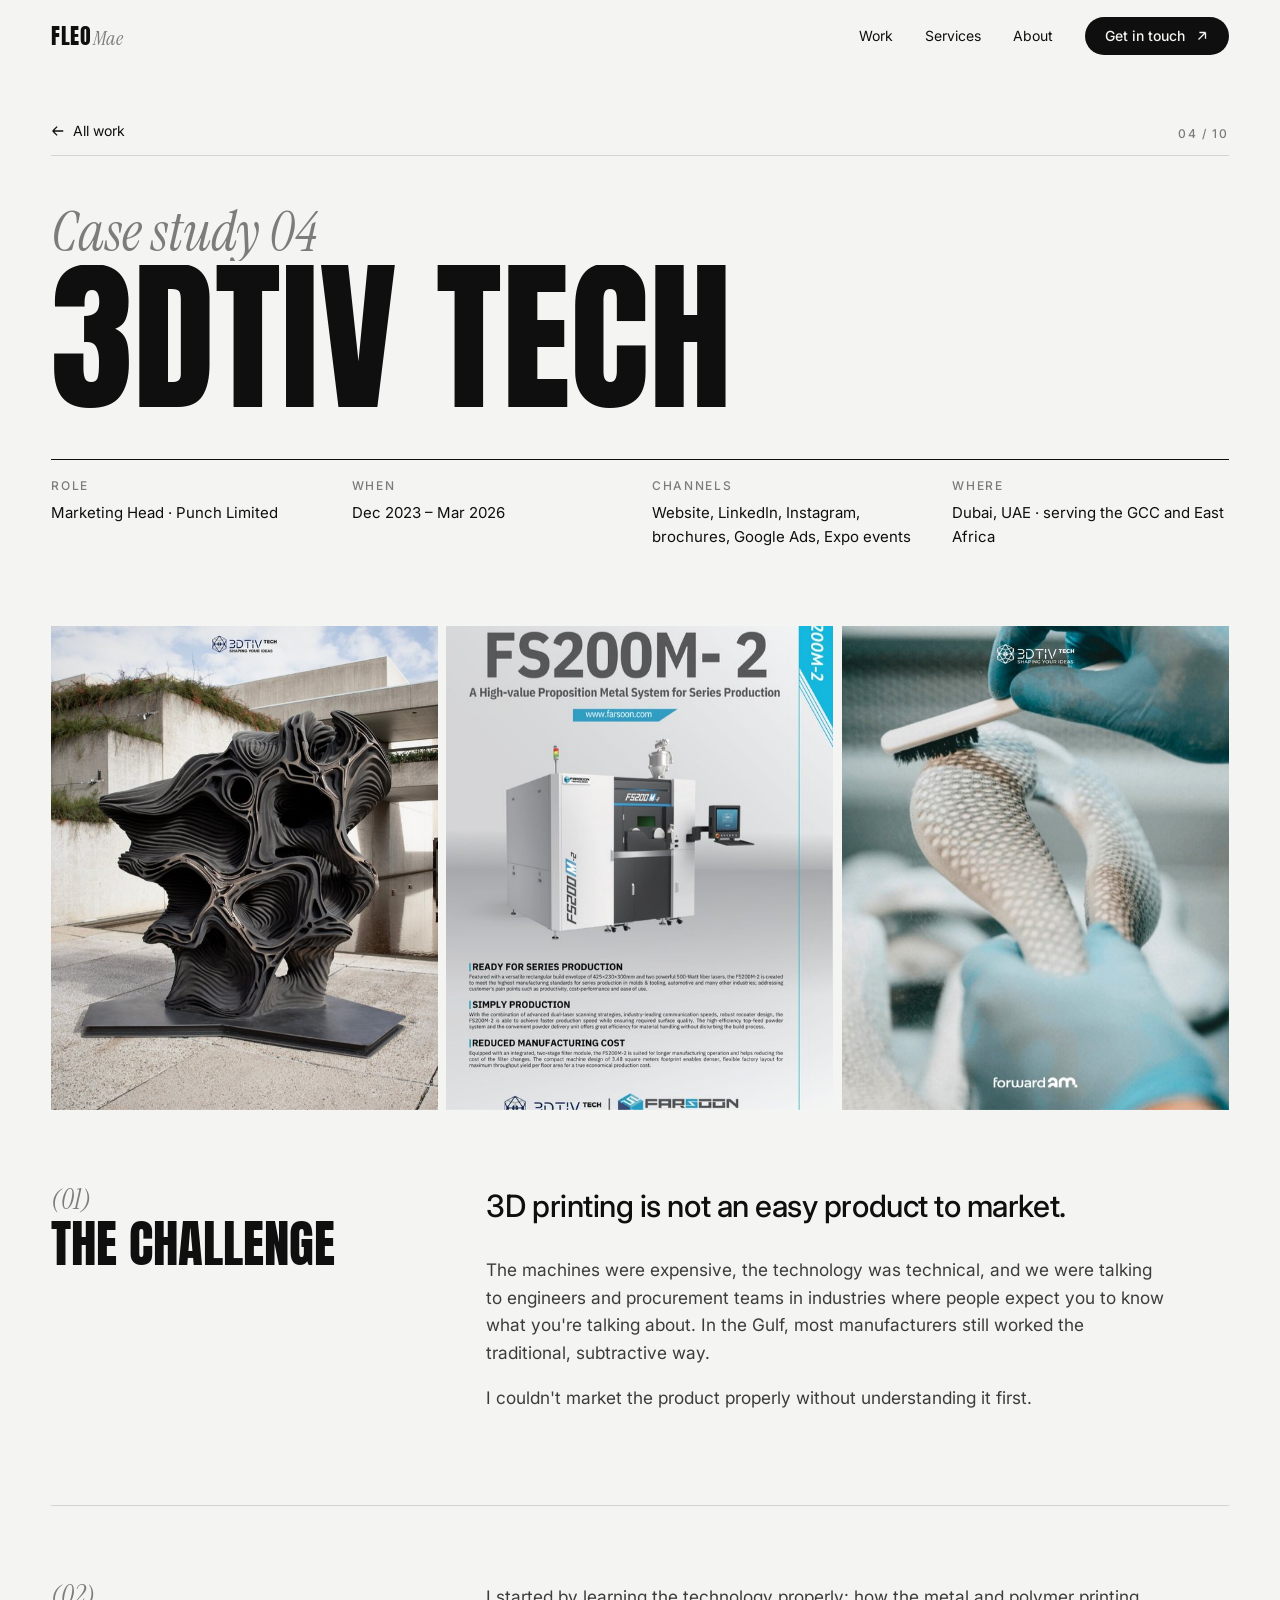
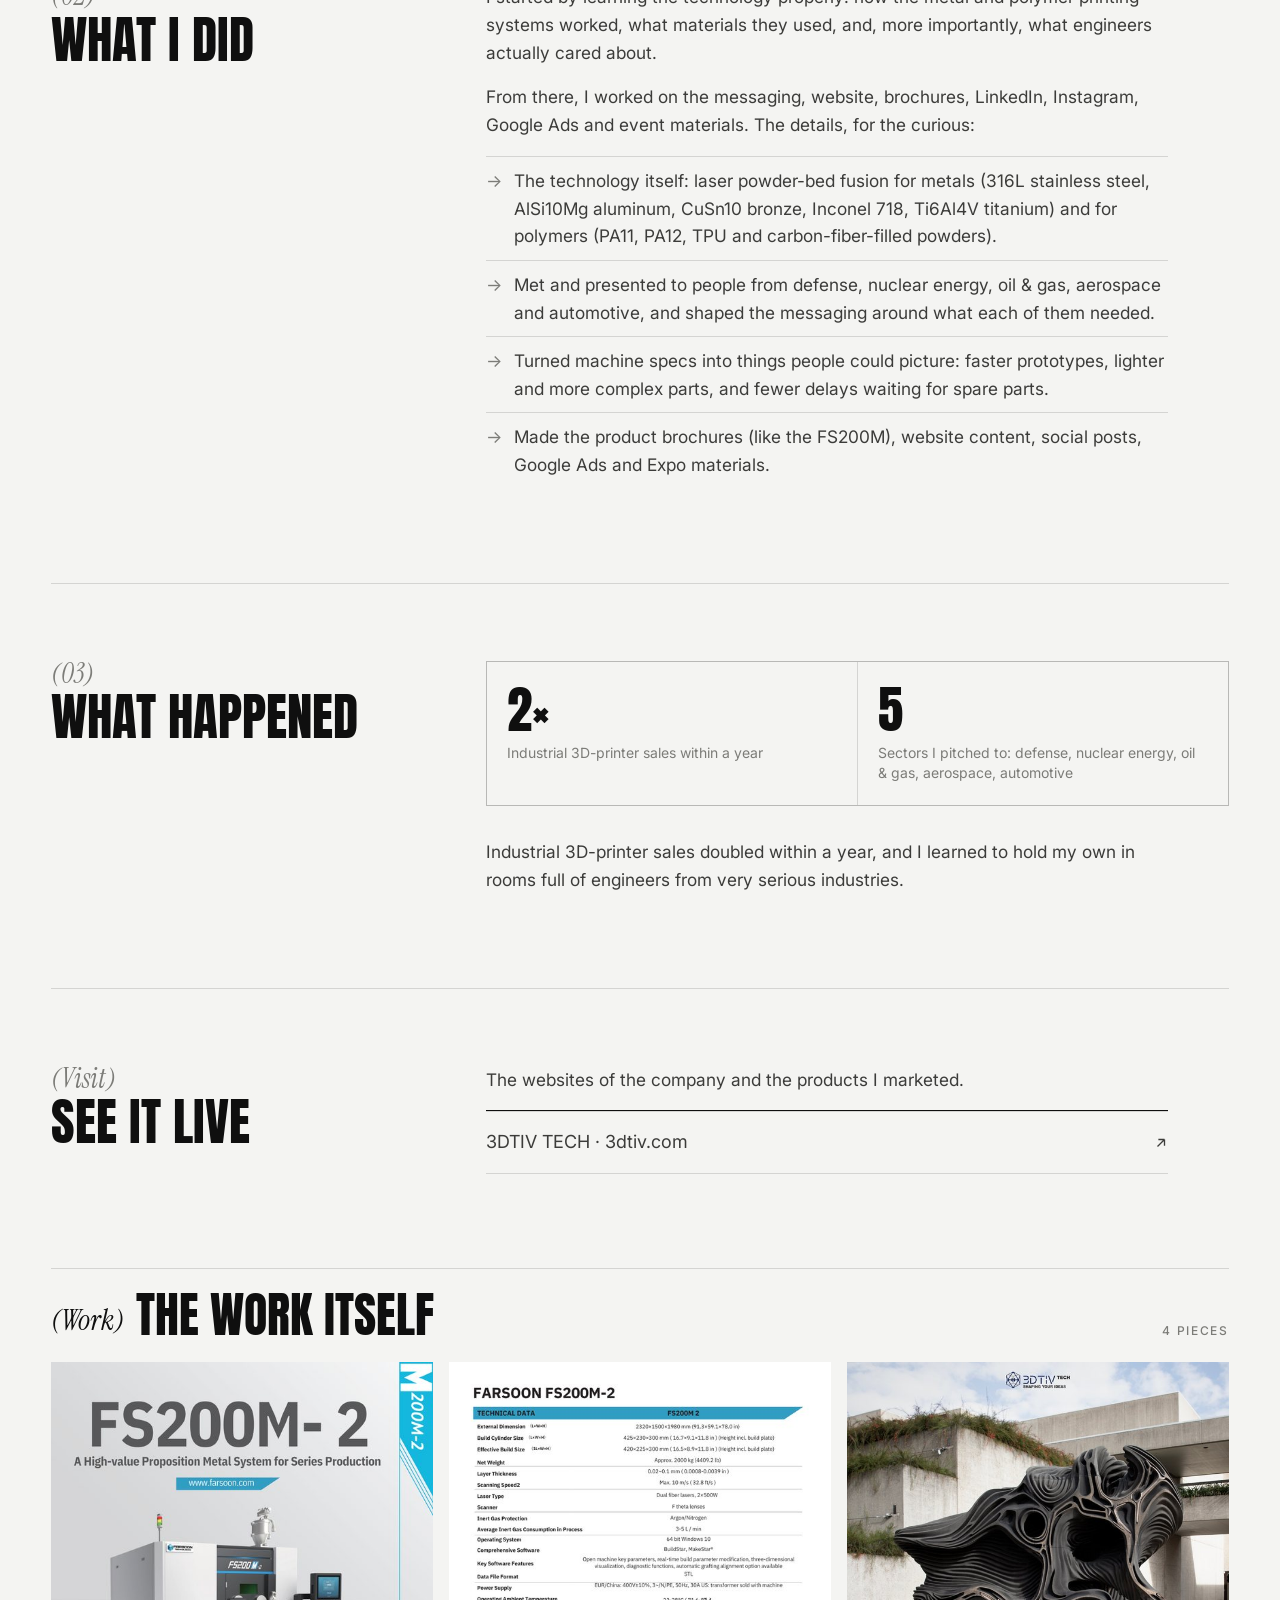
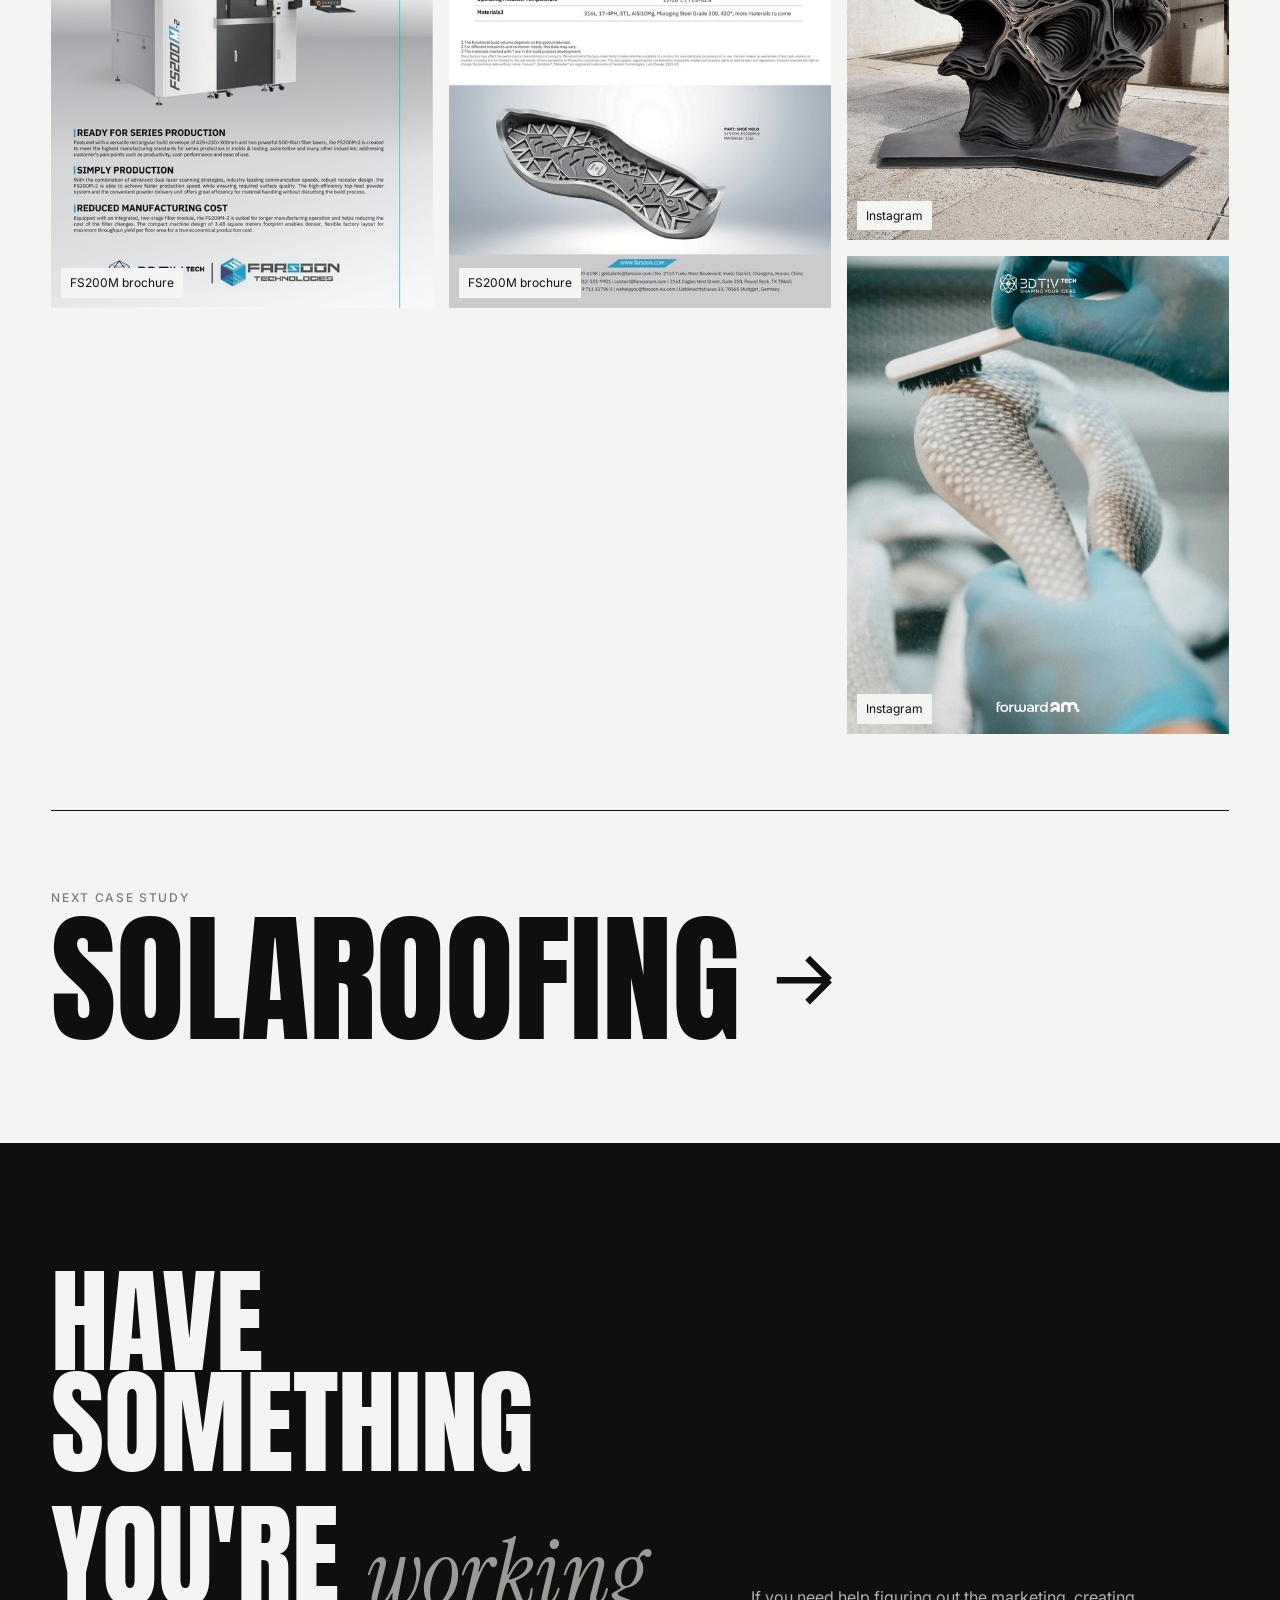
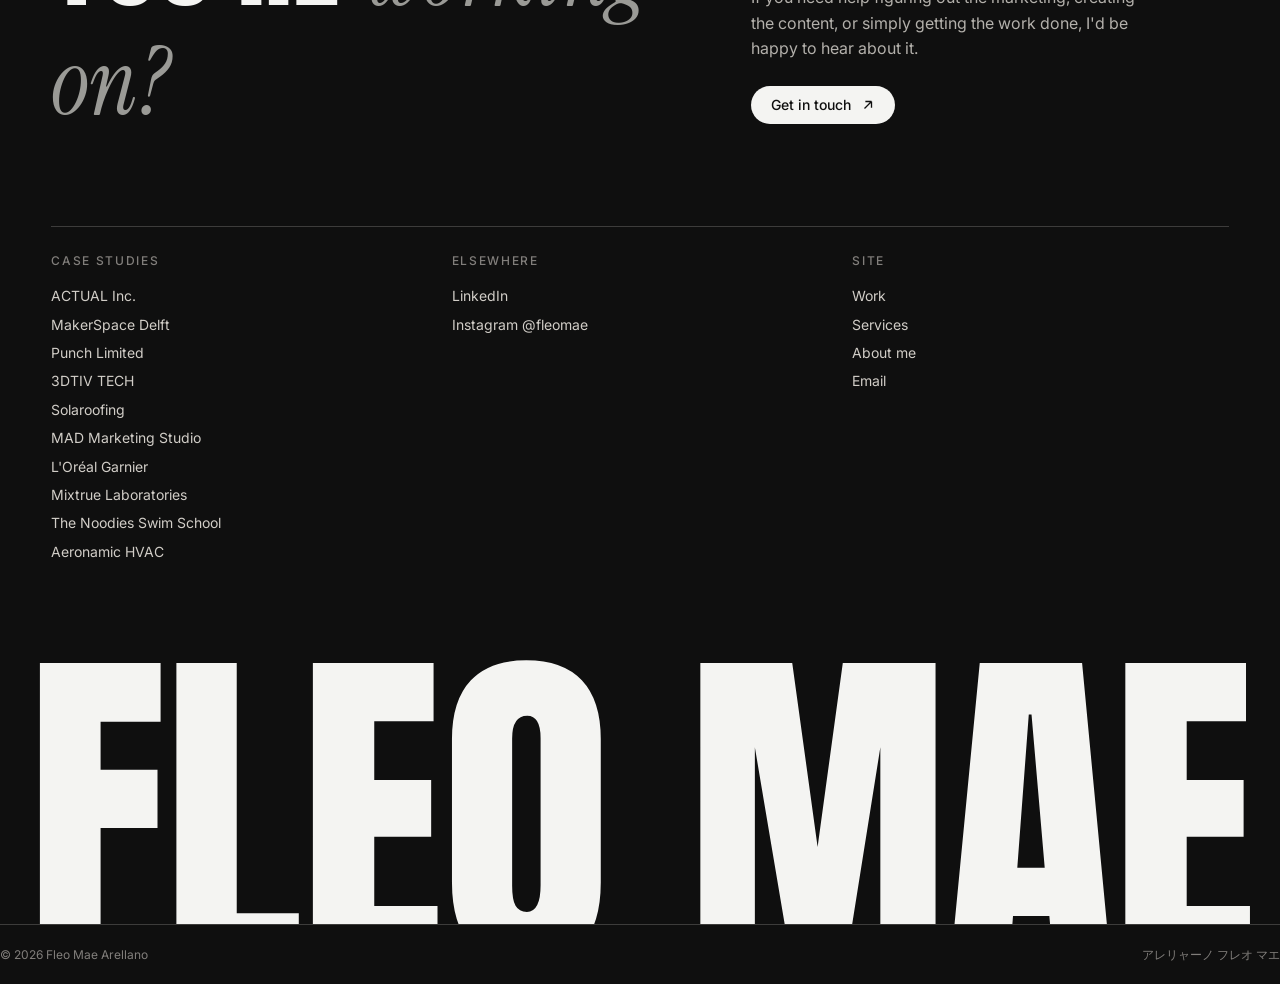
<file: work/3dtiv-tech.html>
<!doctype html>
<html lang="en">
<head>
<meta charset="utf-8">
<meta name="viewport" content="width=device-width, initial-scale=1">
<title>3DTIV TECH | Fleo Mae</title>
<meta name="description" content="3D printing is not an easy product to market.">
<meta property="og:title" content="3DTIV TECH | Fleo Mae">
<meta property="og:description" content="3D printing is not an easy product to market.">
<meta property="og:type" content="website">
<meta property="og:image" content="../assets/img/3dtiv-feed-1-1.jpg">
<meta name="theme-color" content="#f4f4f2">
<link rel="icon" href="../assets/img/favicon.svg" type="image/svg+xml">
<link rel="preconnect" href="https://fonts.googleapis.com">
<link rel="preconnect" href="https://fonts.gstatic.com" crossorigin>
<link href="https://fonts.googleapis.com/css2?family=Anton&family=Instrument+Serif:ital@0;1&family=Inter:wght@400;500;600&display=swap" rel="stylesheet">
<link rel="stylesheet" href="../assets/css/style.css">
</head>
<body>
<a class="skip" href="#main">Skip to content</a>
<header class="nav">
  <div class="wrap nav__inner">
    <a class="nav__brand" href="../">Fleo<span>Mae</span></a>
    <button class="nav__toggle" aria-label="Menu" aria-expanded="false"><span></span><span></span></button>
    <nav class="nav__links" aria-label="Primary">
      <a href="../index.html#work">Work</a>
      <a href="../index.html#services">Services</a>
      <a href="../about.html">About</a>
      <a class="btn" href="mailto:fleomae@gmail.com">Get in touch <svg viewBox="0 0 16 16" fill="none" aria-hidden="true"><path d="M4 12 12 4m0 0H5m7 0v7" stroke="currentColor" stroke-width="1.5"/></svg></a>
    </nav>
  </div>
</header>

<main id="main">
  <section class="cs-hero">
    <div class="wrap">
      <div class="cs-hero__top">
        <a class="cs-hero__back" href="../index.html#work"><span style="transform:scaleX(-1);display:inline-flex"><svg viewBox="0 0 16 16" fill="none" aria-hidden="true"><path d="M2 8h12m0 0L9 3m5 5-5 5" stroke="currentColor" stroke-width="1.5"/></svg></span> All work</a>
        <span class="label">04 / 10</span>
      </div>
      <p class="cs-hero__exp reveal-line"><span>Case study 04</span></p>
      <h1 class="cs-hero__title reveal-line"><span>3DTIV TECH</span></h1>
      <div class="cs-meta reveal">
        <div><span class="label">Role</span>Marketing Head · Punch Limited</div>
        <div><span class="label">When</span>Dec 2023 – Mar 2026</div>
        <div><span class="label">Channels</span>Website, LinkedIn, Instagram, brochures, Google Ads, Expo events</div>
        <div><span class="label">Where</span>Dubai, UAE · serving the GCC and East Africa</div>
      </div>
    </div>
    <div class="wrap">
      <div class="cs-cover cs-cover--grid reveal" style="--n:3"><img src="../assets/img/3dtiv-feed-1-1.jpg" alt="3DTIV TECH"><img src="../assets/img/fs200m-brochure-1-1.jpg" alt="3DTIV TECH"><img src="../assets/img/3dtiv-feed-4-1.jpg" alt="3DTIV TECH"></div>
    </div>
  </section>

  <section class="wrap">
    <div class="cs-block">
      <h2 class="reveal"><span class="serif">(01)</span>The challenge</h2>
      <div class="cs-block__body reveal"><p class="lead">3D printing is not an easy product to market.</p><p>The machines were expensive, the technology was technical, and we were talking to engineers and procurement teams in industries where people expect you to know what you&#x27;re talking about. In the Gulf, most manufacturers still worked the traditional, subtractive way.</p><p>I couldn&#x27;t market the product properly without understanding it first.</p></div>
    </div>
    
    
    <div class="cs-block">
      <h2 class="reveal"><span class="serif">(02)</span>What I did</h2>
      <div class="cs-block__body reveal"><p>I started by learning the technology properly: how the metal and polymer printing systems worked, what materials they used, and, more importantly, what engineers actually cared about.</p><p>From there, I worked on the messaging, website, brochures, LinkedIn, Instagram, Google Ads and event materials. The details, for the curious:</p><ul><li>The technology itself: laser powder-bed fusion for metals (316L stainless steel, AlSi10Mg aluminum, CuSn10 bronze, Inconel 718, Ti6Al4V titanium) and for polymers (PA11, PA12, TPU and carbon-fiber-filled powders).</li><li>Met and presented to people from defense, nuclear energy, oil &amp; gas, aerospace and automotive, and shaped the messaging around what each of them needed.</li><li>Turned machine specs into things people could picture: faster prototypes, lighter and more complex parts, and fewer delays waiting for spare parts.</li><li>Made the product brochures (like the FS200M), website content, social posts, Google Ads and Expo materials.</li></ul></div>
    </div><div class="cs-block">
      <h2 class="reveal"><span class="serif">(03)</span>What happened</h2>
      <div class="cs-block__body"><div class="metrics"><div class="metric reveal"><div class="metric__num">2×</div><div class="metric__txt">Industrial 3D-printer sales within a year</div></div><div class="metric reveal"><div class="metric__num">5</div><div class="metric__txt">Sectors I pitched to: defense, nuclear energy, oil &amp; gas, aerospace, automotive</div></div></div><p class="reveal">Industrial 3D-printer sales doubled within a year, and I learned to hold my own in rooms full of engineers from very serious industries.</p></div>
    </div>
    <div class="cs-block">
      <h2 class="reveal"><span class="serif">(Visit)</span>See it live</h2>
      <div class="cs-block__body reveal"><p>The websites of the company and the products I marketed.</p><ul class="links"><li><a href="https://www.3dtiv.com/" target="_blank" rel="noopener">3DTIV TECH · 3dtiv.com <svg viewBox="0 0 16 16" fill="none" aria-hidden="true"><path d="M4 12 12 4m0 0H5m7 0v7" stroke="currentColor" stroke-width="1.5"/></svg></a></li></ul></div>
    </div>
  </section>

  <div class="wrap"><div class="wall-head reveal"><h2><span class="serif">(Work)</span>The work itself</h2><span class="label">4 pieces</span></div></div>
  <div class="wrap"><div class="wall"><figure class="reveal"><img src="../assets/img/fs200m-brochure-1-1.jpg" alt="FS200M brochure" loading="lazy"><figcaption>FS200M brochure</figcaption></figure><figure class="reveal"><img src="../assets/img/fs200m-brochure-2-1.jpg" alt="FS200M brochure" loading="lazy"><figcaption>FS200M brochure</figcaption></figure><figure class="reveal"><img src="../assets/img/3dtiv-feed-1-1.jpg" alt="Instagram" loading="lazy"><figcaption>Instagram</figcaption></figure><figure class="reveal"><img src="../assets/img/3dtiv-feed-4-1.jpg" alt="Instagram" loading="lazy"><figcaption>Instagram</figcaption></figure></div></div>

  <div class="wrap">
    <a class="next" href="solaroofing.html">
      <span class="label">Next case study</span>
      <span class="next__title">Solaroofing <svg viewBox="0 0 16 16" fill="none" aria-hidden="true"><path d="M2 8h12m0 0L9 3m5 5-5 5" stroke="currentColor" stroke-width="1.5"/></svg></span>
    </a>
  </div>
</main>
<footer class="footer" id="contact">
  <div class="wrap">
    <div class="footer__cta">
      <h2 class="reveal-line"><span>Have something</span></h2>
      <div class="footer__spacer"></div>
      <h2 class="reveal-line"><span>you're <span class="serif">working on?</span></span></h2>
      <div class="reveal">
        <p>If you need help figuring out the marketing, creating the content, or simply getting the work done, I&#x27;d be happy to hear about it.</p>
        <a class="btn" href="mailto:fleomae@gmail.com">Get in touch <svg viewBox="0 0 16 16" fill="none" aria-hidden="true"><path d="M4 12 12 4m0 0H5m7 0v7" stroke="currentColor" stroke-width="1.5"/></svg></a>
      </div>
    </div>
    <div class="footer__cols">
      <div>
        <span class="label">Case studies</span>
        <a href="../work/actual-inc.html">ACTUAL Inc.</a>
        <a href="../work/makerspace-delft.html">MakerSpace Delft</a>
        <a href="../work/punch-limited.html">Punch Limited</a>
        <a href="../work/3dtiv-tech.html">3DTIV TECH</a>
        <a href="../work/solaroofing.html">Solaroofing</a>
        <a href="../work/mad-marketing.html">MAD Marketing Studio</a>
        <a href="../work/loreal-garnier.html">L&#x27;Oréal Garnier</a>
        <a href="../work/mixtrue-laboratories.html">Mixtrue Laboratories</a>
        <a href="../work/the-noodies-swim-school.html">The Noodies Swim School</a>
        <a href="../work/aeronamic-hvac.html">Aeronamic HVAC</a>
      </div>
      <div>
        <span class="label">Elsewhere</span>
        <a href="https://www.linkedin.com/in/fleomae/" target="_blank" rel="noopener">LinkedIn</a>
        <a href="https://www.instagram.com/fleomae/" target="_blank" rel="noopener">Instagram @fleomae</a>
      </div>
      <div>
        <span class="label">Site</span>
        <a href="../index.html#work">Work</a>
        <a href="../index.html#services">Services</a>
        <a href="../about.html">About me</a>
        <a href="mailto:fleomae@gmail.com">Email</a>
      </div>
    </div>
  </div>
  <div class="footer__giant" aria-hidden="true" data-fit="1">Fleo Mae</div>
  <div class="footer__bar wrap">
    <span>© <span data-year>2026</span> Fleo Mae Arellano</span>
    <span>アレリャーノ フレオ マエ</span>
  </div>
</footer>
<script src="../assets/js/main.js"></script>
</body>
</html>
</file>
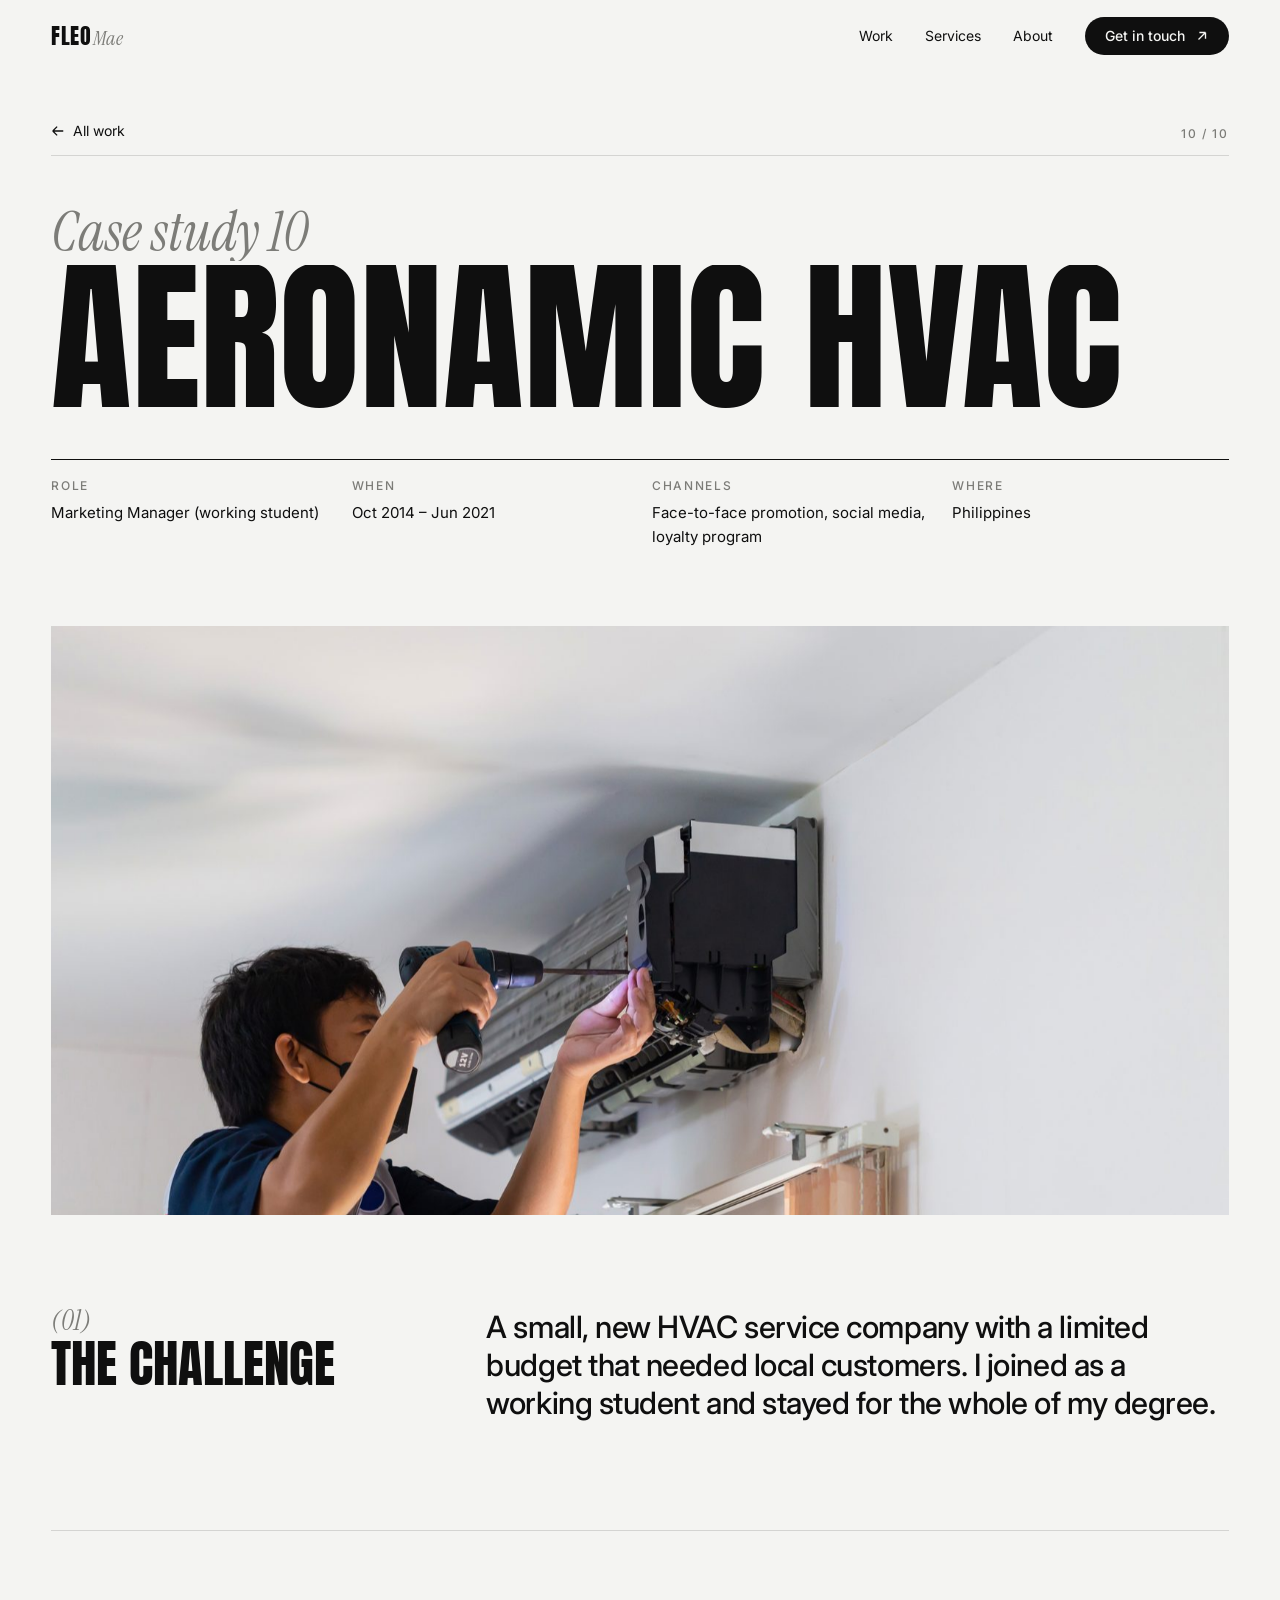
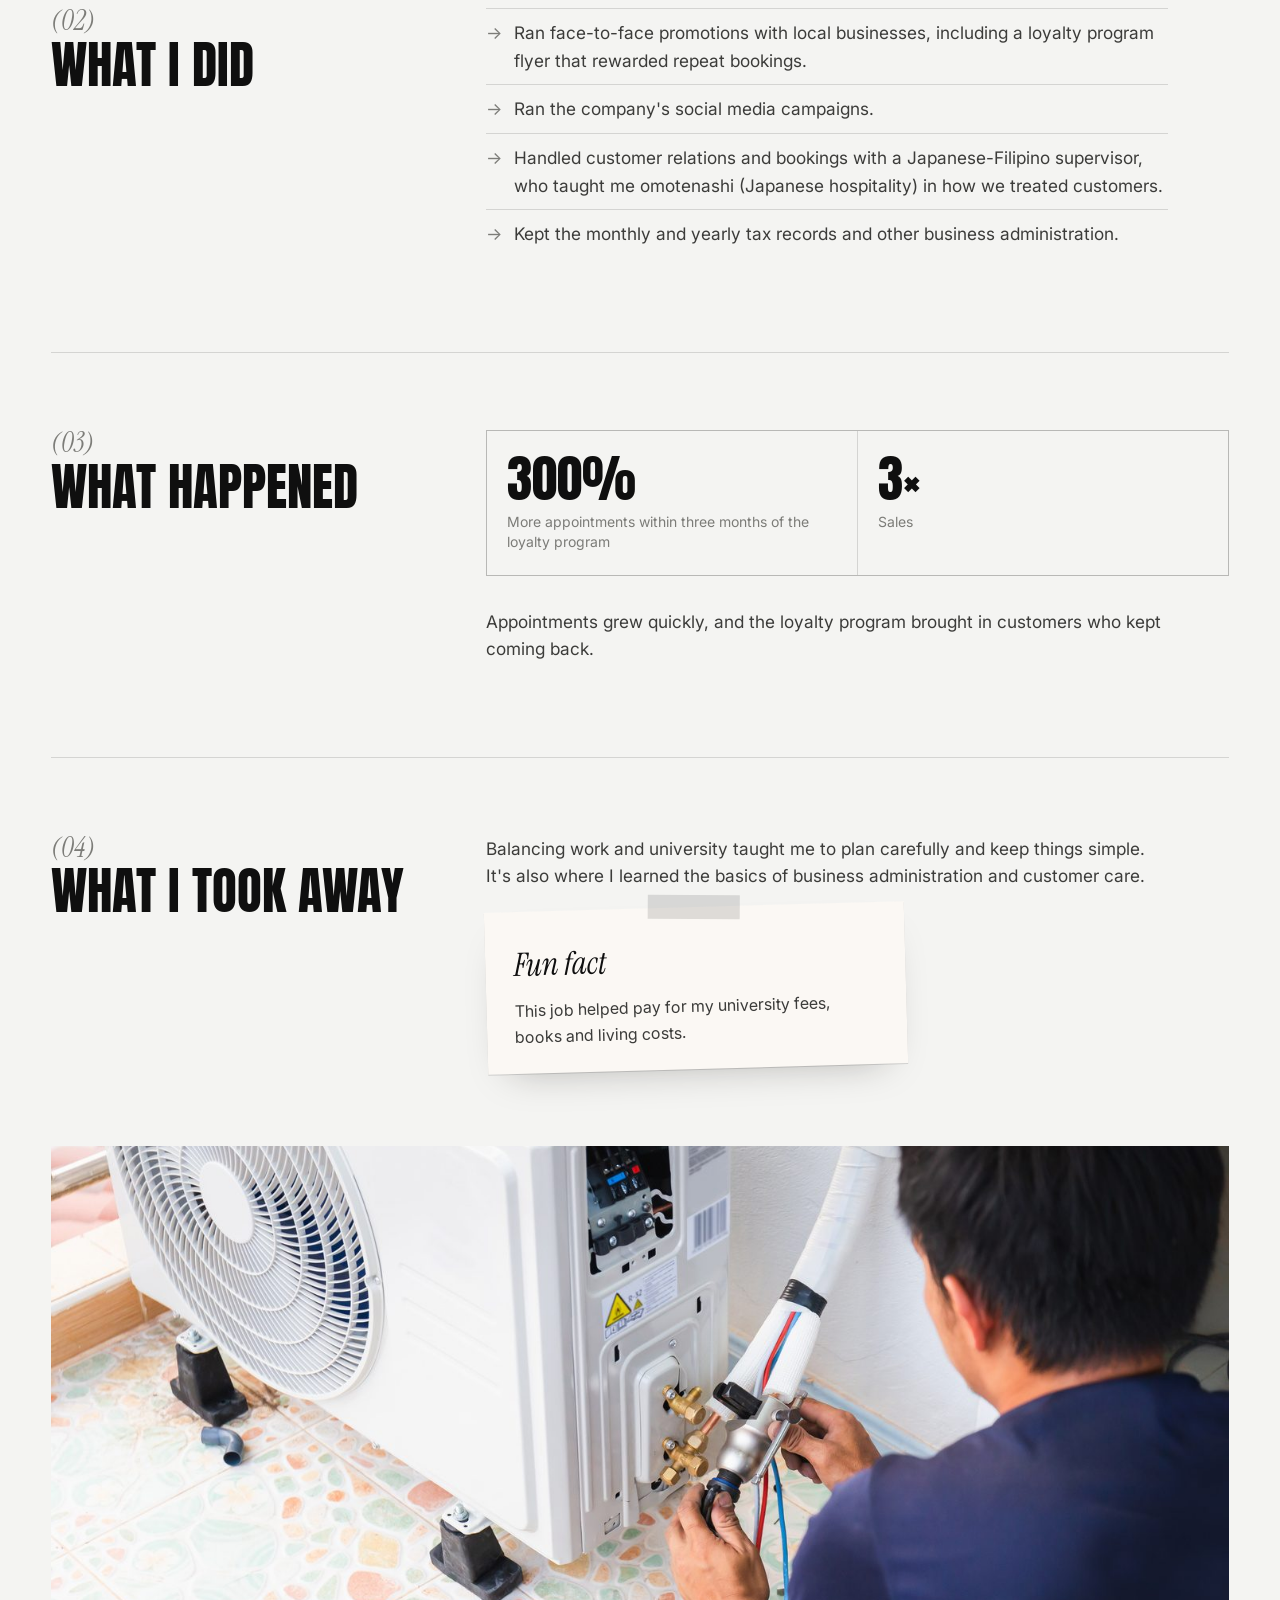
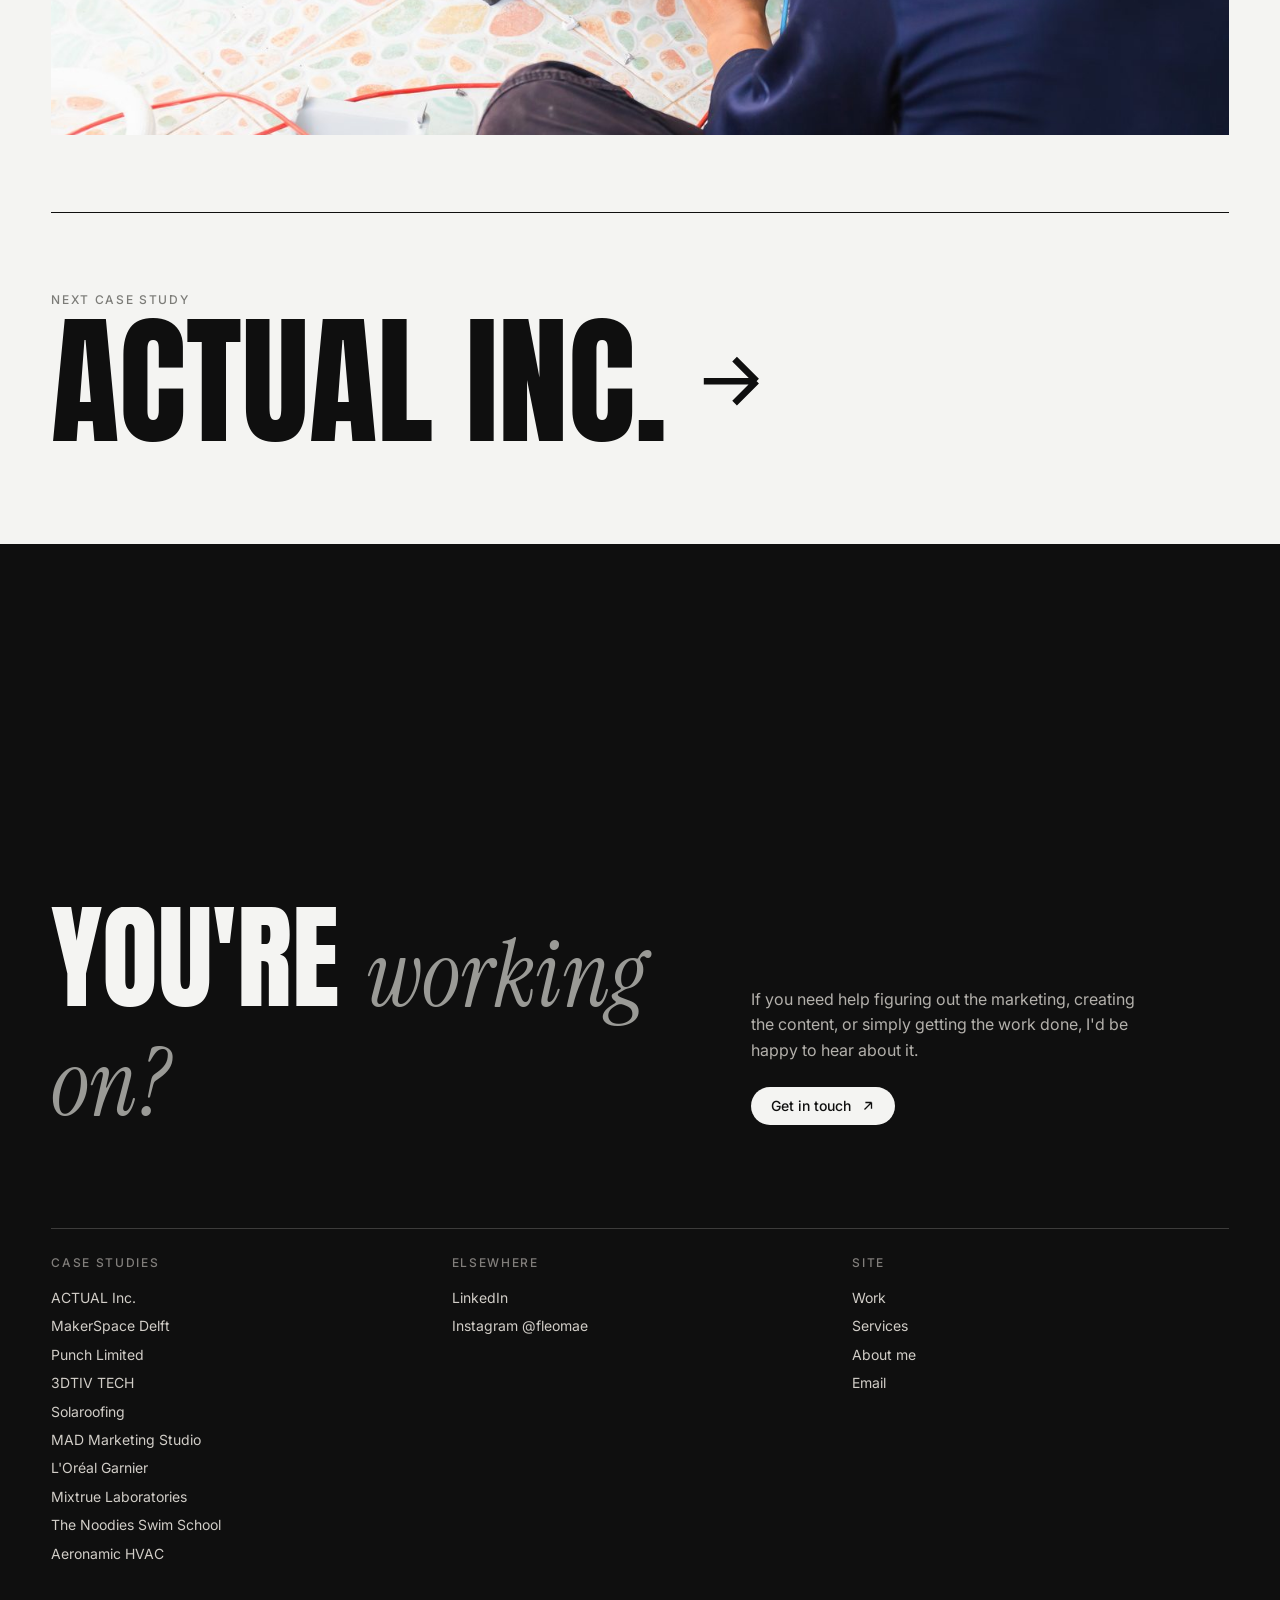
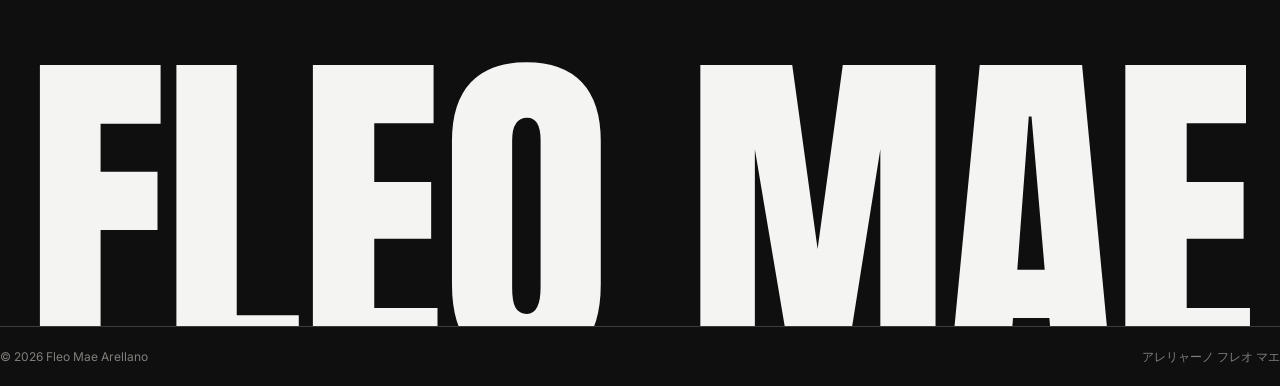
<file: work/aeronamic-hvac.html>
<!doctype html>
<html lang="en">
<head>
<meta charset="utf-8">
<meta name="viewport" content="width=device-width, initial-scale=1">
<title>Aeronamic HVAC | Fleo Mae</title>
<meta name="description" content="A small, new HVAC service company with a limited budget that needed local customers. I joined as a working student and stayed for the whole of my degree.">
<meta property="og:title" content="Aeronamic HVAC | Fleo Mae">
<meta property="og:description" content="A small, new HVAC service company with a limited budget that needed local customers. I joined as a working student and stayed for the whole of my degree.">
<meta property="og:type" content="website">
<meta property="og:image" content="../assets/img/hvac-1.jpg">
<meta name="theme-color" content="#f4f4f2">
<link rel="icon" href="../assets/img/favicon.svg" type="image/svg+xml">
<link rel="preconnect" href="https://fonts.googleapis.com">
<link rel="preconnect" href="https://fonts.gstatic.com" crossorigin>
<link href="https://fonts.googleapis.com/css2?family=Anton&family=Instrument+Serif:ital@0;1&family=Inter:wght@400;500;600&display=swap" rel="stylesheet">
<link rel="stylesheet" href="../assets/css/style.css">
</head>
<body>
<a class="skip" href="#main">Skip to content</a>
<header class="nav">
  <div class="wrap nav__inner">
    <a class="nav__brand" href="../">Fleo<span>Mae</span></a>
    <button class="nav__toggle" aria-label="Menu" aria-expanded="false"><span></span><span></span></button>
    <nav class="nav__links" aria-label="Primary">
      <a href="../index.html#work">Work</a>
      <a href="../index.html#services">Services</a>
      <a href="../about.html">About</a>
      <a class="btn" href="mailto:fleomae@gmail.com">Get in touch <svg viewBox="0 0 16 16" fill="none" aria-hidden="true"><path d="M4 12 12 4m0 0H5m7 0v7" stroke="currentColor" stroke-width="1.5"/></svg></a>
    </nav>
  </div>
</header>

<main id="main">
  <section class="cs-hero">
    <div class="wrap">
      <div class="cs-hero__top">
        <a class="cs-hero__back" href="../index.html#work"><span style="transform:scaleX(-1);display:inline-flex"><svg viewBox="0 0 16 16" fill="none" aria-hidden="true"><path d="M2 8h12m0 0L9 3m5 5-5 5" stroke="currentColor" stroke-width="1.5"/></svg></span> All work</a>
        <span class="label">10 / 10</span>
      </div>
      <p class="cs-hero__exp reveal-line"><span>Case study 10</span></p>
      <h1 class="cs-hero__title reveal-line"><span>Aeronamic HVAC</span></h1>
      <div class="cs-meta reveal">
        <div><span class="label">Role</span>Marketing Manager (working student)</div>
        <div><span class="label">When</span>Oct 2014 – Jun 2021</div>
        <div><span class="label">Channels</span>Face-to-face promotion, social media, loyalty program</div>
        <div><span class="label">Where</span>Philippines</div>
      </div>
    </div>
    <div class="wrap">
      <figure class="cs-cover reveal" style="margin-left:0;margin-right:0"><img src="../assets/img/hvac-1.jpg" alt="Aeronamic HVAC" data-parallax="0.12"></figure>
    </div>
  </section>

  <section class="wrap">
    <div class="cs-block">
      <h2 class="reveal"><span class="serif">(01)</span>The challenge</h2>
      <div class="cs-block__body reveal"><p class="lead">A small, new HVAC service company with a limited budget that needed local customers. I joined as a working student and stayed for the whole of my degree.</p></div>
    </div>
    
    
    <div class="cs-block">
      <h2 class="reveal"><span class="serif">(02)</span>What I did</h2>
      <div class="cs-block__body reveal"><ul><li>Ran face-to-face promotions with local businesses, including a loyalty program flyer that rewarded repeat bookings.</li><li>Ran the company&#x27;s social media campaigns.</li><li>Handled customer relations and bookings with a Japanese-Filipino supervisor, who taught me omotenashi (Japanese hospitality) in how we treated customers.</li><li>Kept the monthly and yearly tax records and other business administration.</li></ul></div>
    </div><div class="cs-block">
      <h2 class="reveal"><span class="serif">(03)</span>What happened</h2>
      <div class="cs-block__body"><div class="metrics"><div class="metric reveal"><div class="metric__num">300%</div><div class="metric__txt">More appointments within three months of the loyalty program</div></div><div class="metric reveal"><div class="metric__num">3×</div><div class="metric__txt">Sales</div></div></div><p class="reveal">Appointments grew quickly, and the loyalty program brought in customers who kept coming back.</p></div>
    </div><div class="cs-block">
      <h2 class="reveal"><span class="serif">(04)</span>What I took away</h2>
      <div class="cs-block__body reveal"><p>Balancing work and university taught me to plan carefully and keep things simple. It&#x27;s also where I learned the basics of business administration and customer care.</p><aside class="funfact"><h3>Fun fact</h3><p>This job helped pay for my university fees, books and living costs.</p></aside></div>
    </div>
    
  </section>

  <div class="wrap gallery"><figure class="g-12  reveal"><img src="../assets/img/hvac-2.jpg" alt="Aeronamic HVAC" loading="lazy"></figure></div>

  <div class="wrap">
    <a class="next" href="actual-inc.html">
      <span class="label">Next case study</span>
      <span class="next__title">ACTUAL Inc. <svg viewBox="0 0 16 16" fill="none" aria-hidden="true"><path d="M2 8h12m0 0L9 3m5 5-5 5" stroke="currentColor" stroke-width="1.5"/></svg></span>
    </a>
  </div>
</main>
<footer class="footer" id="contact">
  <div class="wrap">
    <div class="footer__cta">
      <h2 class="reveal-line"><span>Have something</span></h2>
      <div class="footer__spacer"></div>
      <h2 class="reveal-line"><span>you're <span class="serif">working on?</span></span></h2>
      <div class="reveal">
        <p>If you need help figuring out the marketing, creating the content, or simply getting the work done, I&#x27;d be happy to hear about it.</p>
        <a class="btn" href="mailto:fleomae@gmail.com">Get in touch <svg viewBox="0 0 16 16" fill="none" aria-hidden="true"><path d="M4 12 12 4m0 0H5m7 0v7" stroke="currentColor" stroke-width="1.5"/></svg></a>
      </div>
    </div>
    <div class="footer__cols">
      <div>
        <span class="label">Case studies</span>
        <a href="../work/actual-inc.html">ACTUAL Inc.</a>
        <a href="../work/makerspace-delft.html">MakerSpace Delft</a>
        <a href="../work/punch-limited.html">Punch Limited</a>
        <a href="../work/3dtiv-tech.html">3DTIV TECH</a>
        <a href="../work/solaroofing.html">Solaroofing</a>
        <a href="../work/mad-marketing.html">MAD Marketing Studio</a>
        <a href="../work/loreal-garnier.html">L&#x27;Oréal Garnier</a>
        <a href="../work/mixtrue-laboratories.html">Mixtrue Laboratories</a>
        <a href="../work/the-noodies-swim-school.html">The Noodies Swim School</a>
        <a href="../work/aeronamic-hvac.html">Aeronamic HVAC</a>
      </div>
      <div>
        <span class="label">Elsewhere</span>
        <a href="https://www.linkedin.com/in/fleomae/" target="_blank" rel="noopener">LinkedIn</a>
        <a href="https://www.instagram.com/fleomae/" target="_blank" rel="noopener">Instagram @fleomae</a>
      </div>
      <div>
        <span class="label">Site</span>
        <a href="../index.html#work">Work</a>
        <a href="../index.html#services">Services</a>
        <a href="../about.html">About me</a>
        <a href="mailto:fleomae@gmail.com">Email</a>
      </div>
    </div>
  </div>
  <div class="footer__giant" aria-hidden="true" data-fit="1">Fleo Mae</div>
  <div class="footer__bar wrap">
    <span>© <span data-year>2026</span> Fleo Mae Arellano</span>
    <span>アレリャーノ フレオ マエ</span>
  </div>
</footer>
<script src="../assets/js/main.js"></script>
</body>
</html>
</file>
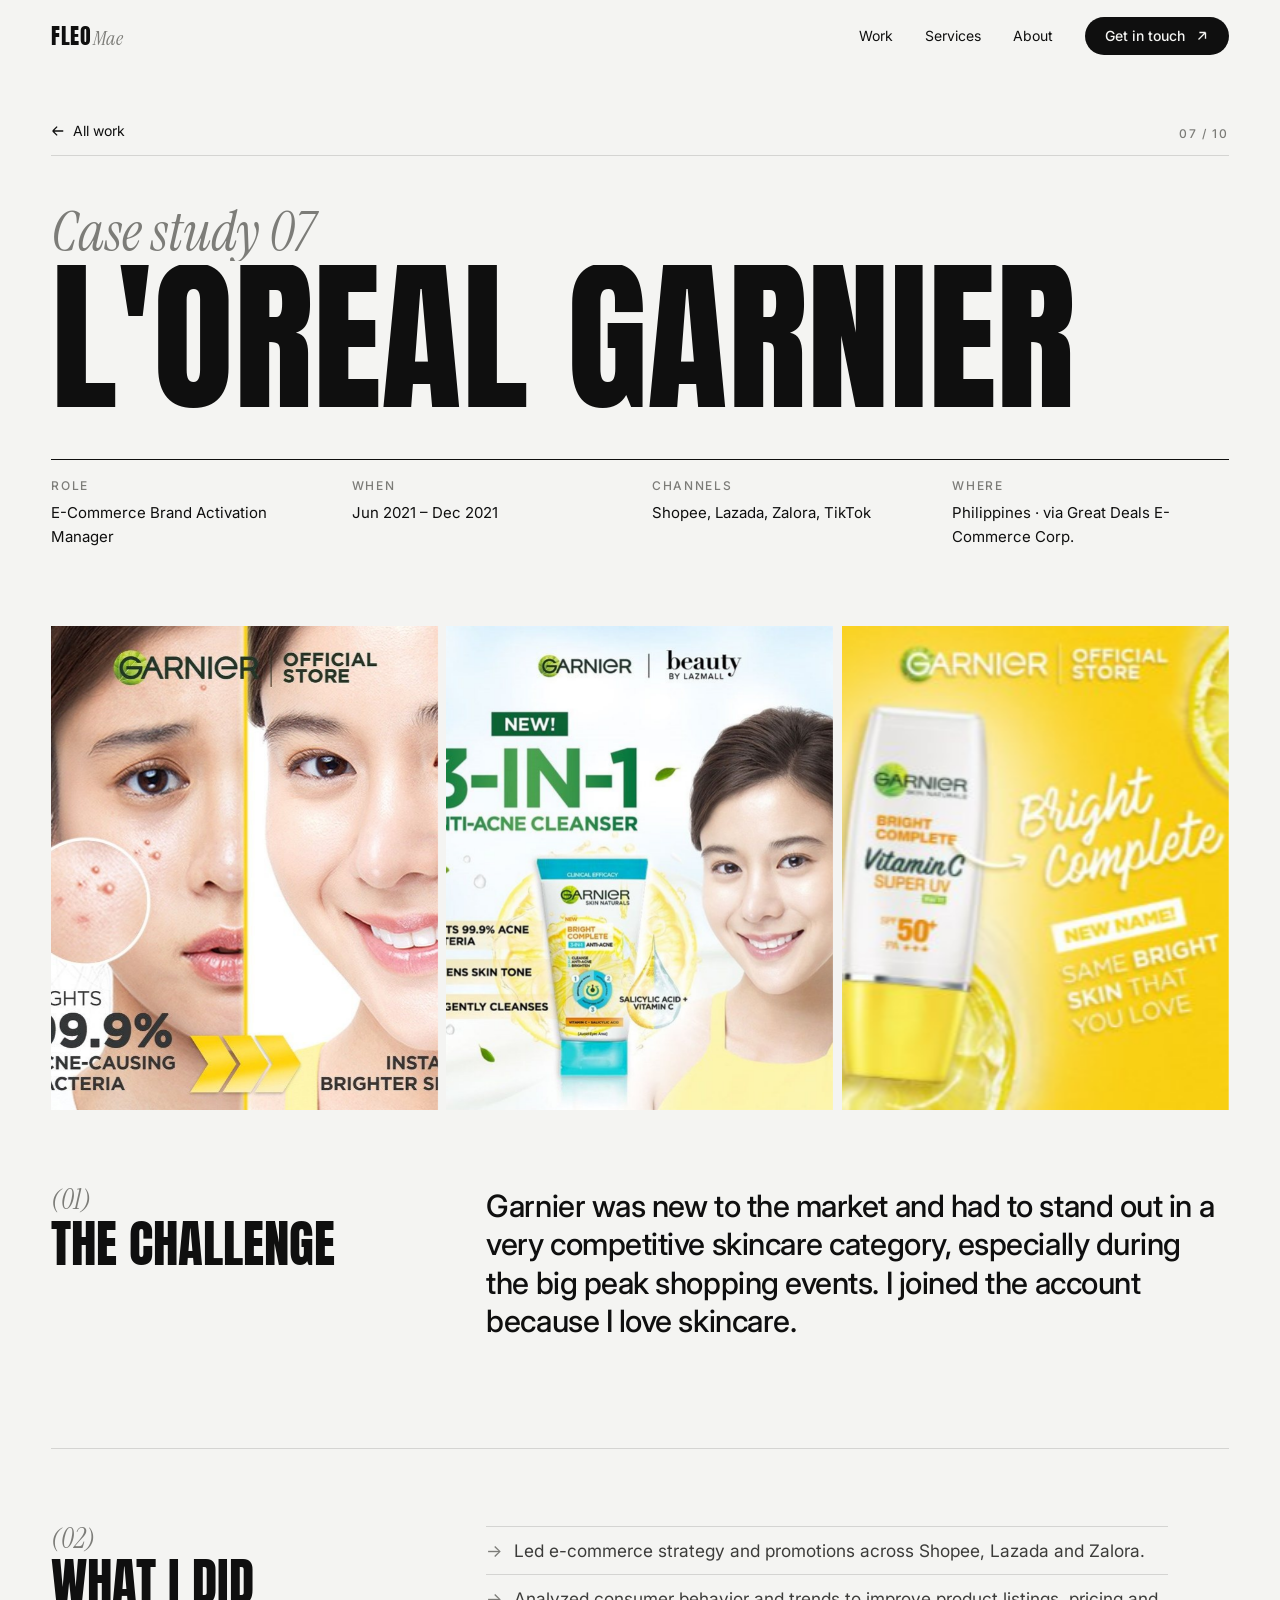
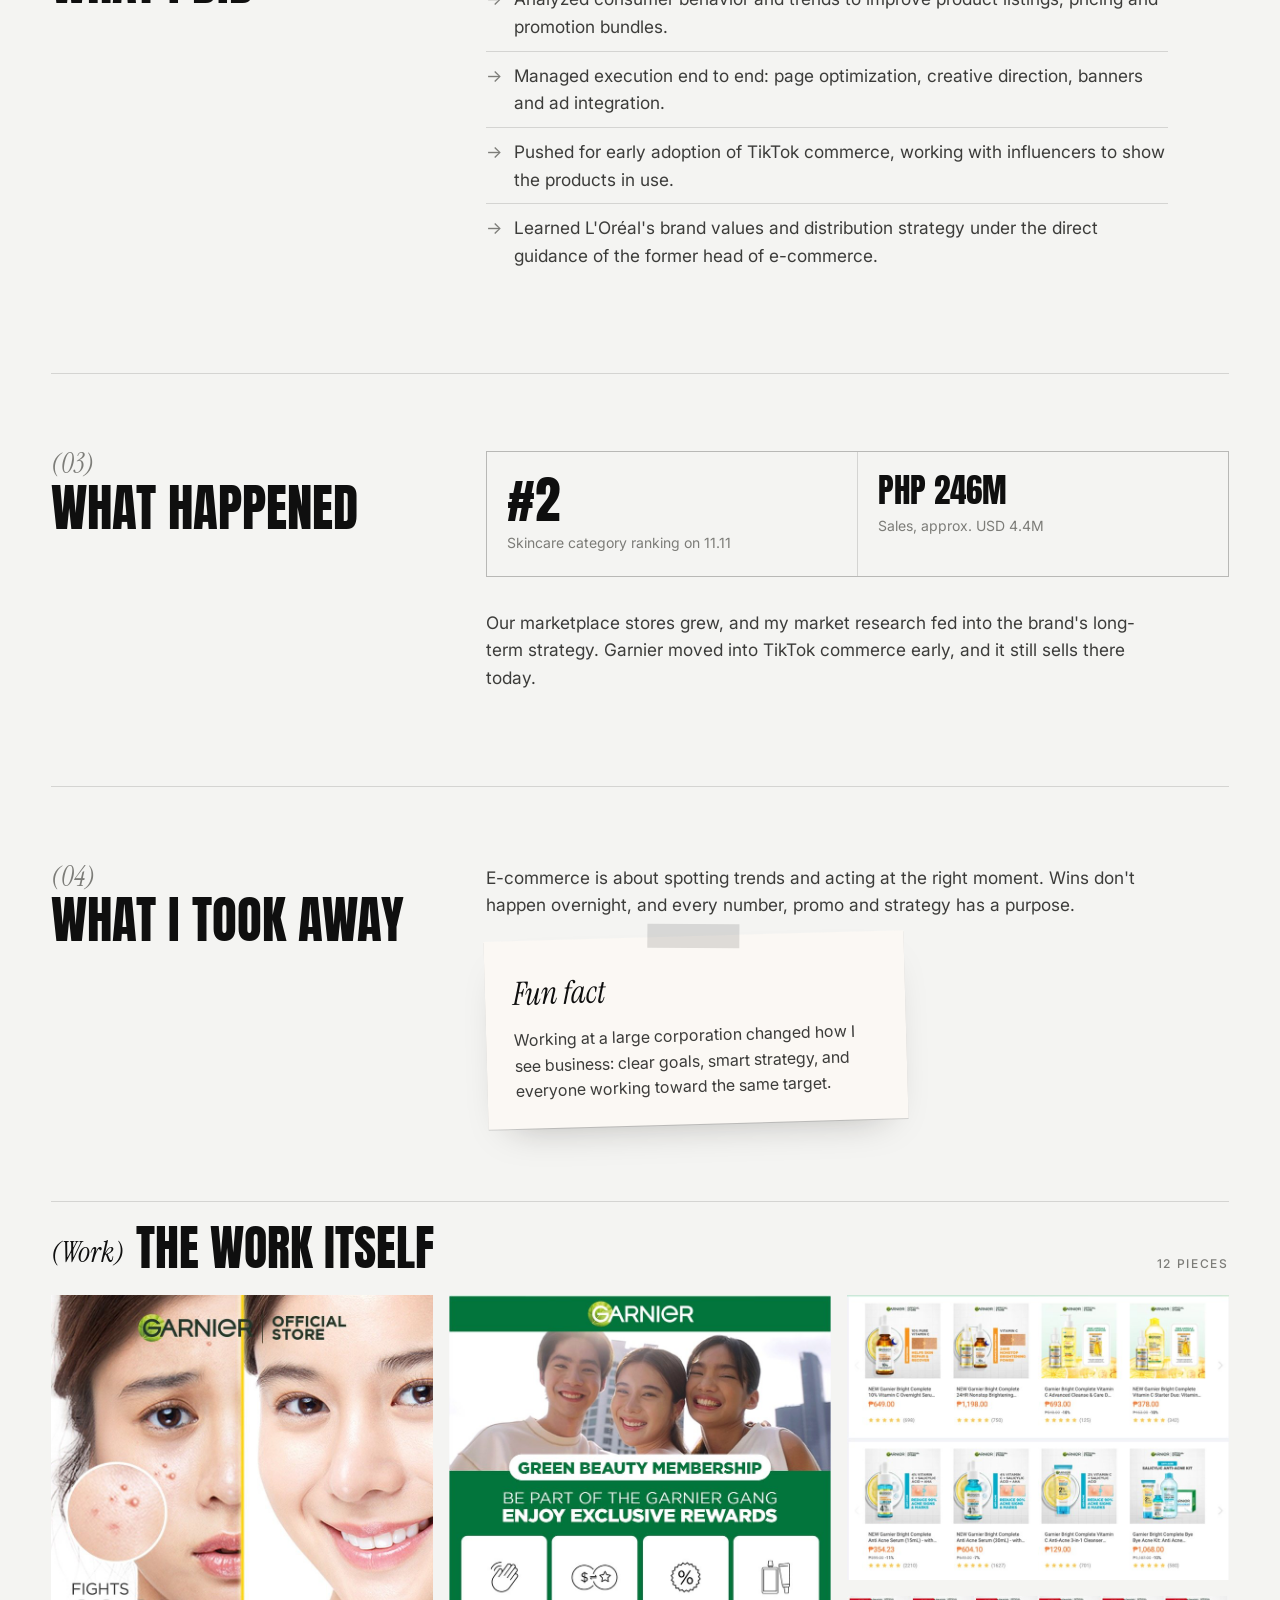
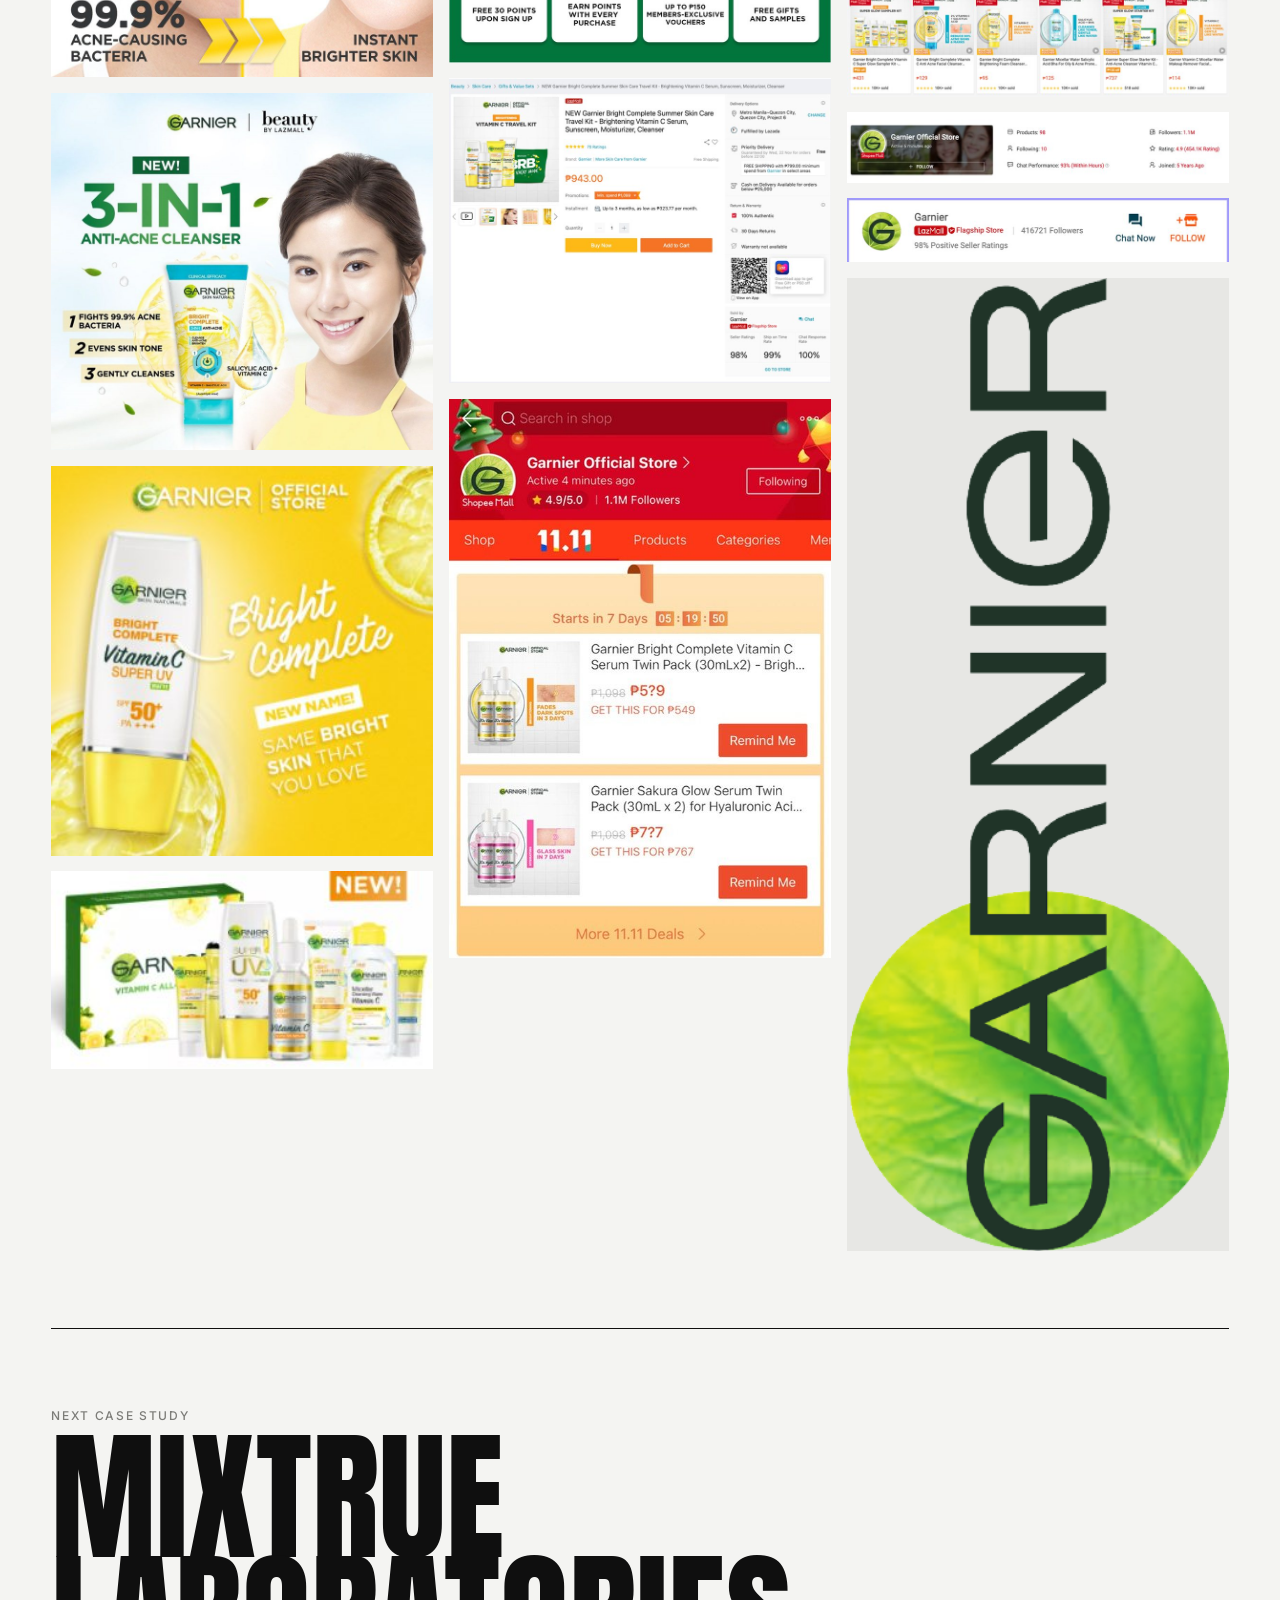
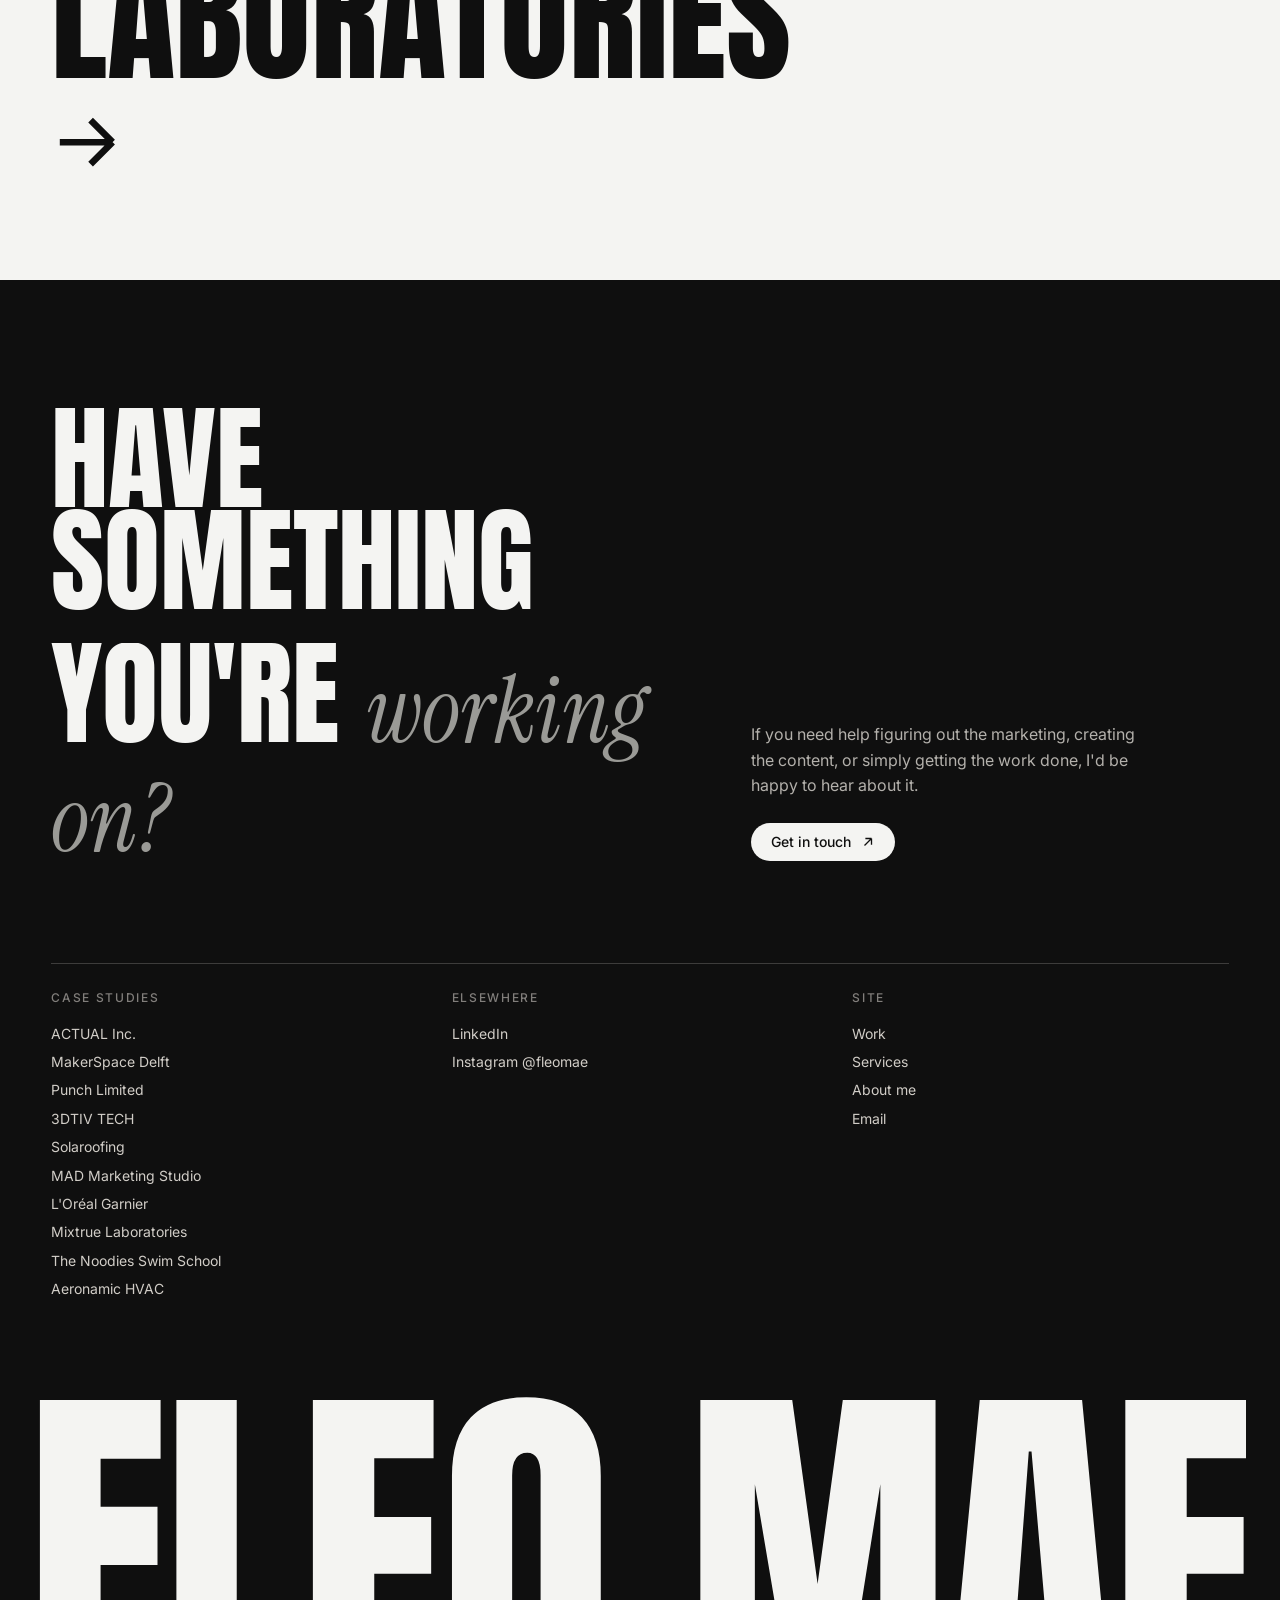
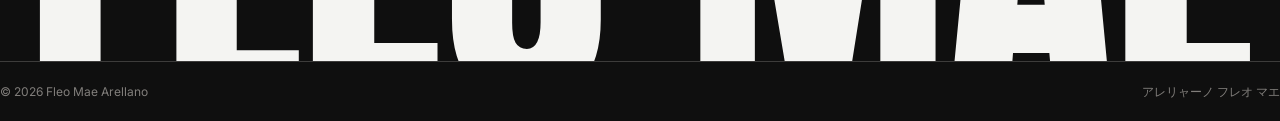
<file: work/loreal-garnier.html>
<!doctype html>
<html lang="en">
<head>
<meta charset="utf-8">
<meta name="viewport" content="width=device-width, initial-scale=1">
<title>L&#x27;Oréal Garnier | Fleo Mae</title>
<meta name="description" content="Garnier was new to the market and had to stand out in a very competitive skincare category, especially during the big peak shopping events. I joined the account because I love skincare.">
<meta property="og:title" content="L&#x27;Oréal Garnier | Fleo Mae">
<meta property="og:description" content="Garnier was new to the market and had to stand out in a very competitive skincare category, especially during the big peak shopping events. I joined the account because I love skincare.">
<meta property="og:type" content="website">
<meta property="og:image" content="../assets/img/l-oreal-garnier-2.jpg">
<meta name="theme-color" content="#f4f4f2">
<link rel="icon" href="../assets/img/favicon.svg" type="image/svg+xml">
<link rel="preconnect" href="https://fonts.googleapis.com">
<link rel="preconnect" href="https://fonts.gstatic.com" crossorigin>
<link href="https://fonts.googleapis.com/css2?family=Anton&family=Instrument+Serif:ital@0;1&family=Inter:wght@400;500;600&display=swap" rel="stylesheet">
<link rel="stylesheet" href="../assets/css/style.css">
</head>
<body>
<a class="skip" href="#main">Skip to content</a>
<header class="nav">
  <div class="wrap nav__inner">
    <a class="nav__brand" href="../">Fleo<span>Mae</span></a>
    <button class="nav__toggle" aria-label="Menu" aria-expanded="false"><span></span><span></span></button>
    <nav class="nav__links" aria-label="Primary">
      <a href="../index.html#work">Work</a>
      <a href="../index.html#services">Services</a>
      <a href="../about.html">About</a>
      <a class="btn" href="mailto:fleomae@gmail.com">Get in touch <svg viewBox="0 0 16 16" fill="none" aria-hidden="true"><path d="M4 12 12 4m0 0H5m7 0v7" stroke="currentColor" stroke-width="1.5"/></svg></a>
    </nav>
  </div>
</header>

<main id="main">
  <section class="cs-hero">
    <div class="wrap">
      <div class="cs-hero__top">
        <a class="cs-hero__back" href="../index.html#work"><span style="transform:scaleX(-1);display:inline-flex"><svg viewBox="0 0 16 16" fill="none" aria-hidden="true"><path d="M2 8h12m0 0L9 3m5 5-5 5" stroke="currentColor" stroke-width="1.5"/></svg></span> All work</a>
        <span class="label">07 / 10</span>
      </div>
      <p class="cs-hero__exp reveal-line"><span>Case study 07</span></p>
      <h1 class="cs-hero__title reveal-line"><span>L&#x27;Oréal Garnier</span></h1>
      <div class="cs-meta reveal">
        <div><span class="label">Role</span>E-Commerce Brand Activation Manager</div>
        <div><span class="label">When</span>Jun 2021 – Dec 2021</div>
        <div><span class="label">Channels</span>Shopee, Lazada, Zalora, TikTok</div>
        <div><span class="label">Where</span>Philippines · via Great Deals E-Commerce Corp.</div>
      </div>
    </div>
    <div class="wrap">
      <div class="cs-cover cs-cover--grid reveal" style="--n:3"><img src="../assets/img/l-oreal-garnier-2.jpg" alt="L&#x27;Oréal Garnier"><img src="../assets/img/l-oreal-garnier-3.jpg" alt="L&#x27;Oréal Garnier"><img src="../assets/img/l-oreal-garnier-5.jpg" alt="L&#x27;Oréal Garnier"></div>
    </div>
  </section>

  <section class="wrap">
    <div class="cs-block">
      <h2 class="reveal"><span class="serif">(01)</span>The challenge</h2>
      <div class="cs-block__body reveal"><p class="lead">Garnier was new to the market and had to stand out in a very competitive skincare category, especially during the big peak shopping events. I joined the account because I love skincare.</p></div>
    </div>
    
    
    <div class="cs-block">
      <h2 class="reveal"><span class="serif">(02)</span>What I did</h2>
      <div class="cs-block__body reveal"><ul><li>Led e-commerce strategy and promotions across Shopee, Lazada and Zalora.</li><li>Analyzed consumer behavior and trends to improve product listings, pricing and promotion bundles.</li><li>Managed execution end to end: page optimization, creative direction, banners and ad integration.</li><li>Pushed for early adoption of TikTok commerce, working with influencers to show the products in use.</li><li>Learned L&#x27;Oréal&#x27;s brand values and distribution strategy under the direct guidance of the former head of e-commerce.</li></ul></div>
    </div><div class="cs-block">
      <h2 class="reveal"><span class="serif">(03)</span>What happened</h2>
      <div class="cs-block__body"><div class="metrics"><div class="metric reveal"><div class="metric__num">#2</div><div class="metric__txt">Skincare category ranking on 11.11</div></div><div class="metric reveal metric--long"><div class="metric__num">PHP 246M</div><div class="metric__txt">Sales, approx. USD 4.4M</div></div></div><p class="reveal">Our marketplace stores grew, and my market research fed into the brand&#x27;s long-term strategy. Garnier moved into TikTok commerce early, and it still sells there today.</p></div>
    </div><div class="cs-block">
      <h2 class="reveal"><span class="serif">(04)</span>What I took away</h2>
      <div class="cs-block__body reveal"><p>E-commerce is about spotting trends and acting at the right moment. Wins don&#x27;t happen overnight, and every number, promo and strategy has a purpose.</p><aside class="funfact"><h3>Fun fact</h3><p>Working at a large corporation changed how I see business: clear goals, smart strategy, and everyone working toward the same target.</p></aside></div>
    </div>
    
  </section>

  <div class="wrap"><div class="wall-head reveal"><h2><span class="serif">(Work)</span>The work itself</h2><span class="label">12 pieces</span></div></div>
  <div class="wrap"><div class="wall"><figure class="reveal"><img src="../assets/img/l-oreal-garnier-2.jpg" alt="L&#x27;Oréal Garnier" loading="lazy"></figure><figure class="reveal"><img src="../assets/img/l-oreal-garnier-3.jpg" alt="L&#x27;Oréal Garnier" loading="lazy"></figure><figure class="reveal"><img src="../assets/img/l-oreal-garnier-5.jpg" alt="L&#x27;Oréal Garnier" loading="lazy"></figure><figure class="reveal"><img src="../assets/img/l-oreal-garnier-4.jpg" alt="L&#x27;Oréal Garnier" loading="lazy"></figure><figure class="reveal"><img src="../assets/img/l-oreal-garnier-10.jpg" alt="L&#x27;Oréal Garnier" loading="lazy"></figure><figure class="reveal"><img src="../assets/img/l-oreal-garnier-8.jpg" alt="L&#x27;Oréal Garnier" loading="lazy"></figure><figure class="reveal"><img src="../assets/img/l-oreal-garnier-12.jpg" alt="L&#x27;Oréal Garnier" loading="lazy"></figure><figure class="reveal"><img src="../assets/img/l-oreal-garnier-11.jpg" alt="L&#x27;Oréal Garnier" loading="lazy"></figure><figure class="reveal"><img src="../assets/img/l-oreal-garnier-6.jpg" alt="L&#x27;Oréal Garnier" loading="lazy"></figure><figure class="reveal"><img src="../assets/img/l-oreal-garnier-7.jpg" alt="L&#x27;Oréal Garnier" loading="lazy"></figure><figure class="reveal"><img src="../assets/img/l-oreal-garnier-9.jpg" alt="L&#x27;Oréal Garnier" loading="lazy"></figure><figure class="reveal"><img src="../assets/img/l-oreal-garnier-1.png" alt="L&#x27;Oréal Garnier" loading="lazy"></figure></div></div>

  <div class="wrap">
    <a class="next" href="mixtrue-laboratories.html">
      <span class="label">Next case study</span>
      <span class="next__title">Mixtrue Laboratories <svg viewBox="0 0 16 16" fill="none" aria-hidden="true"><path d="M2 8h12m0 0L9 3m5 5-5 5" stroke="currentColor" stroke-width="1.5"/></svg></span>
    </a>
  </div>
</main>
<footer class="footer" id="contact">
  <div class="wrap">
    <div class="footer__cta">
      <h2 class="reveal-line"><span>Have something</span></h2>
      <div class="footer__spacer"></div>
      <h2 class="reveal-line"><span>you're <span class="serif">working on?</span></span></h2>
      <div class="reveal">
        <p>If you need help figuring out the marketing, creating the content, or simply getting the work done, I&#x27;d be happy to hear about it.</p>
        <a class="btn" href="mailto:fleomae@gmail.com">Get in touch <svg viewBox="0 0 16 16" fill="none" aria-hidden="true"><path d="M4 12 12 4m0 0H5m7 0v7" stroke="currentColor" stroke-width="1.5"/></svg></a>
      </div>
    </div>
    <div class="footer__cols">
      <div>
        <span class="label">Case studies</span>
        <a href="../work/actual-inc.html">ACTUAL Inc.</a>
        <a href="../work/makerspace-delft.html">MakerSpace Delft</a>
        <a href="../work/punch-limited.html">Punch Limited</a>
        <a href="../work/3dtiv-tech.html">3DTIV TECH</a>
        <a href="../work/solaroofing.html">Solaroofing</a>
        <a href="../work/mad-marketing.html">MAD Marketing Studio</a>
        <a href="../work/loreal-garnier.html">L&#x27;Oréal Garnier</a>
        <a href="../work/mixtrue-laboratories.html">Mixtrue Laboratories</a>
        <a href="../work/the-noodies-swim-school.html">The Noodies Swim School</a>
        <a href="../work/aeronamic-hvac.html">Aeronamic HVAC</a>
      </div>
      <div>
        <span class="label">Elsewhere</span>
        <a href="https://www.linkedin.com/in/fleomae/" target="_blank" rel="noopener">LinkedIn</a>
        <a href="https://www.instagram.com/fleomae/" target="_blank" rel="noopener">Instagram @fleomae</a>
      </div>
      <div>
        <span class="label">Site</span>
        <a href="../index.html#work">Work</a>
        <a href="../index.html#services">Services</a>
        <a href="../about.html">About me</a>
        <a href="mailto:fleomae@gmail.com">Email</a>
      </div>
    </div>
  </div>
  <div class="footer__giant" aria-hidden="true" data-fit="1">Fleo Mae</div>
  <div class="footer__bar wrap">
    <span>© <span data-year>2026</span> Fleo Mae Arellano</span>
    <span>アレリャーノ フレオ マエ</span>
  </div>
</footer>
<script src="../assets/js/main.js"></script>
</body>
</html>
</file>
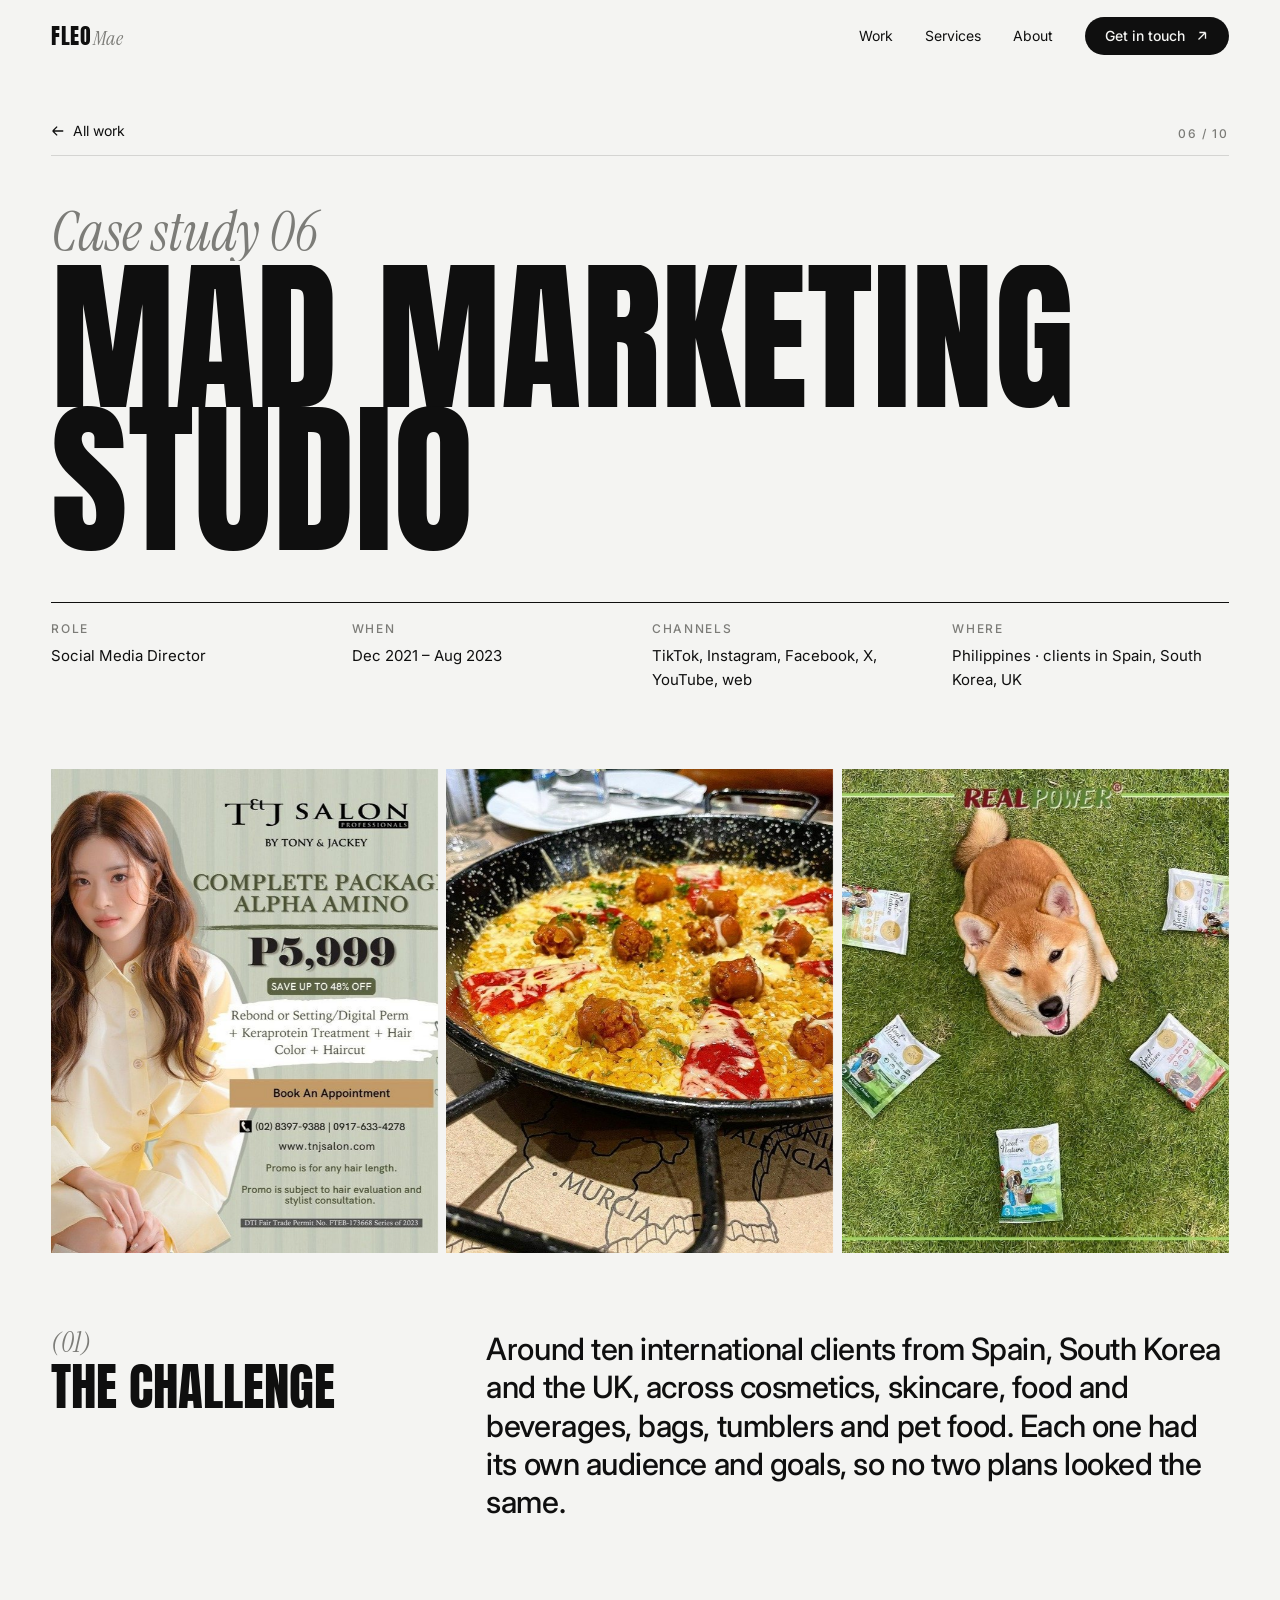
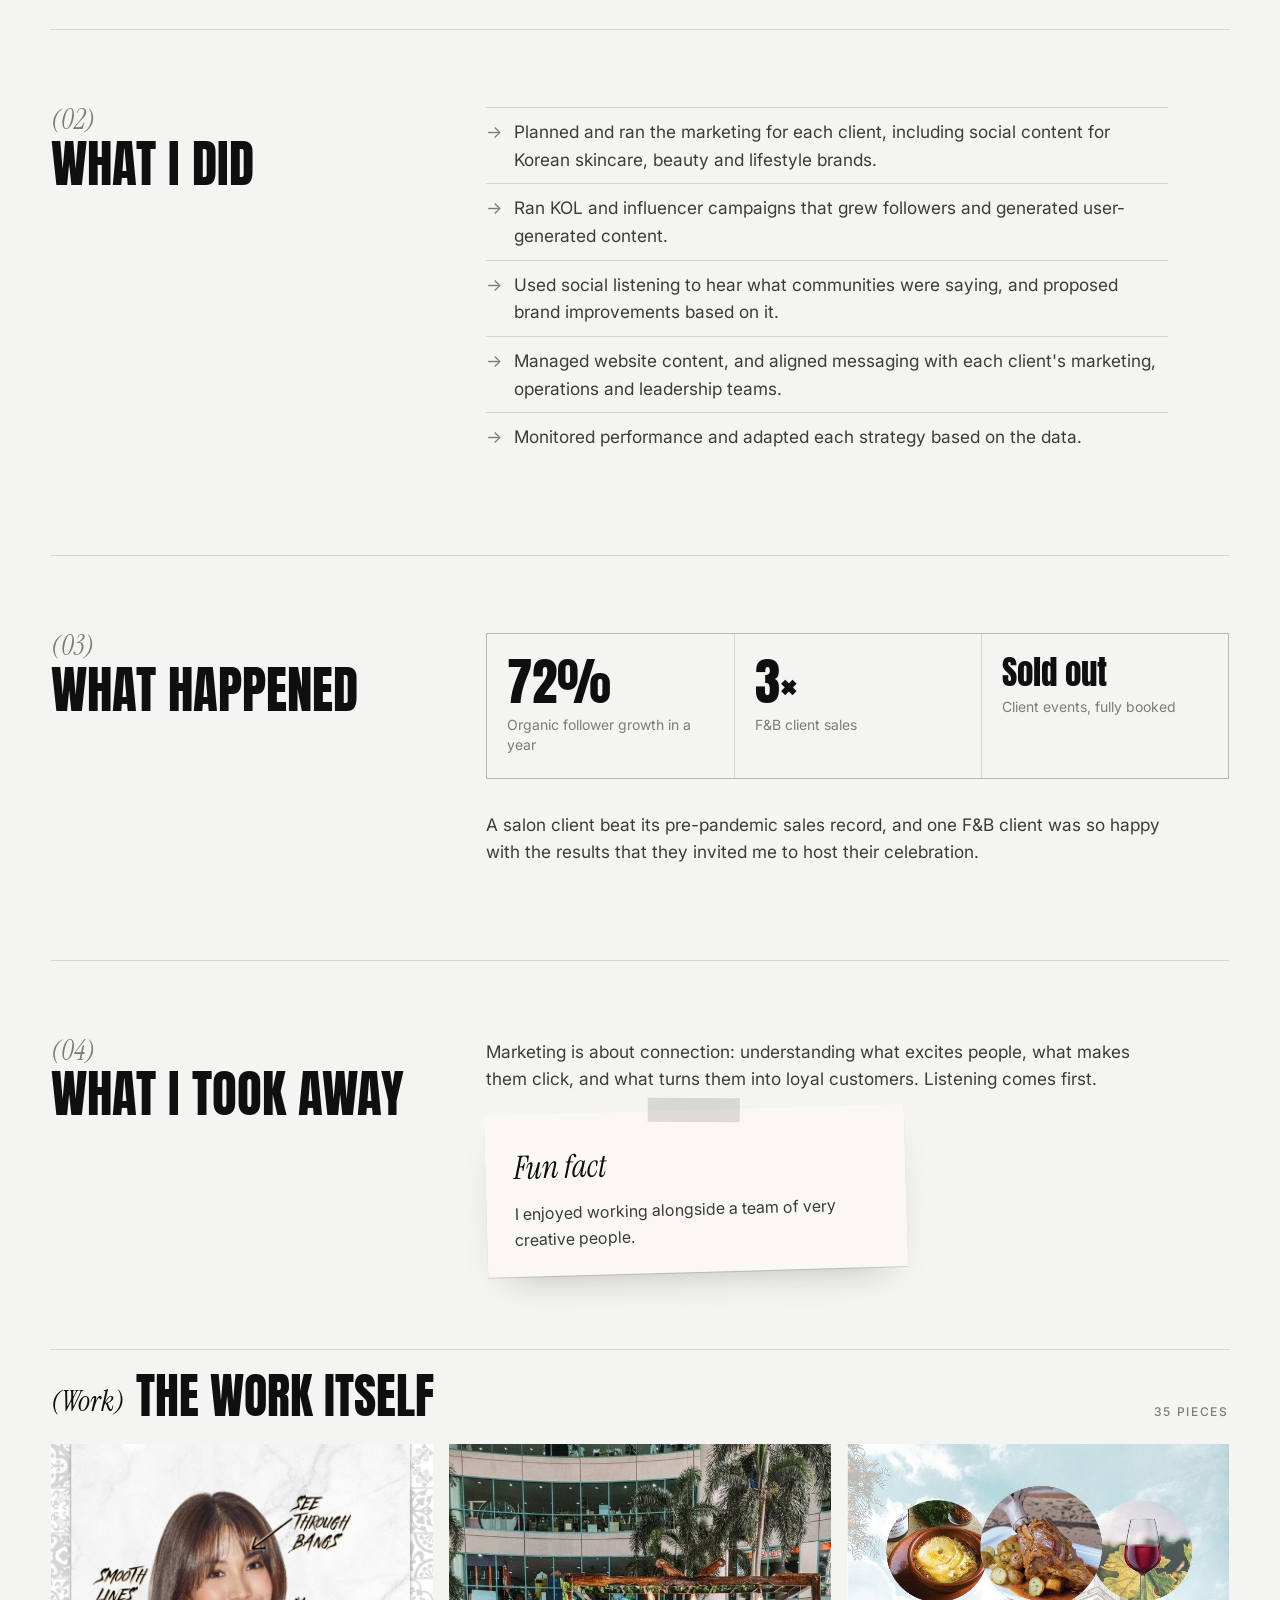
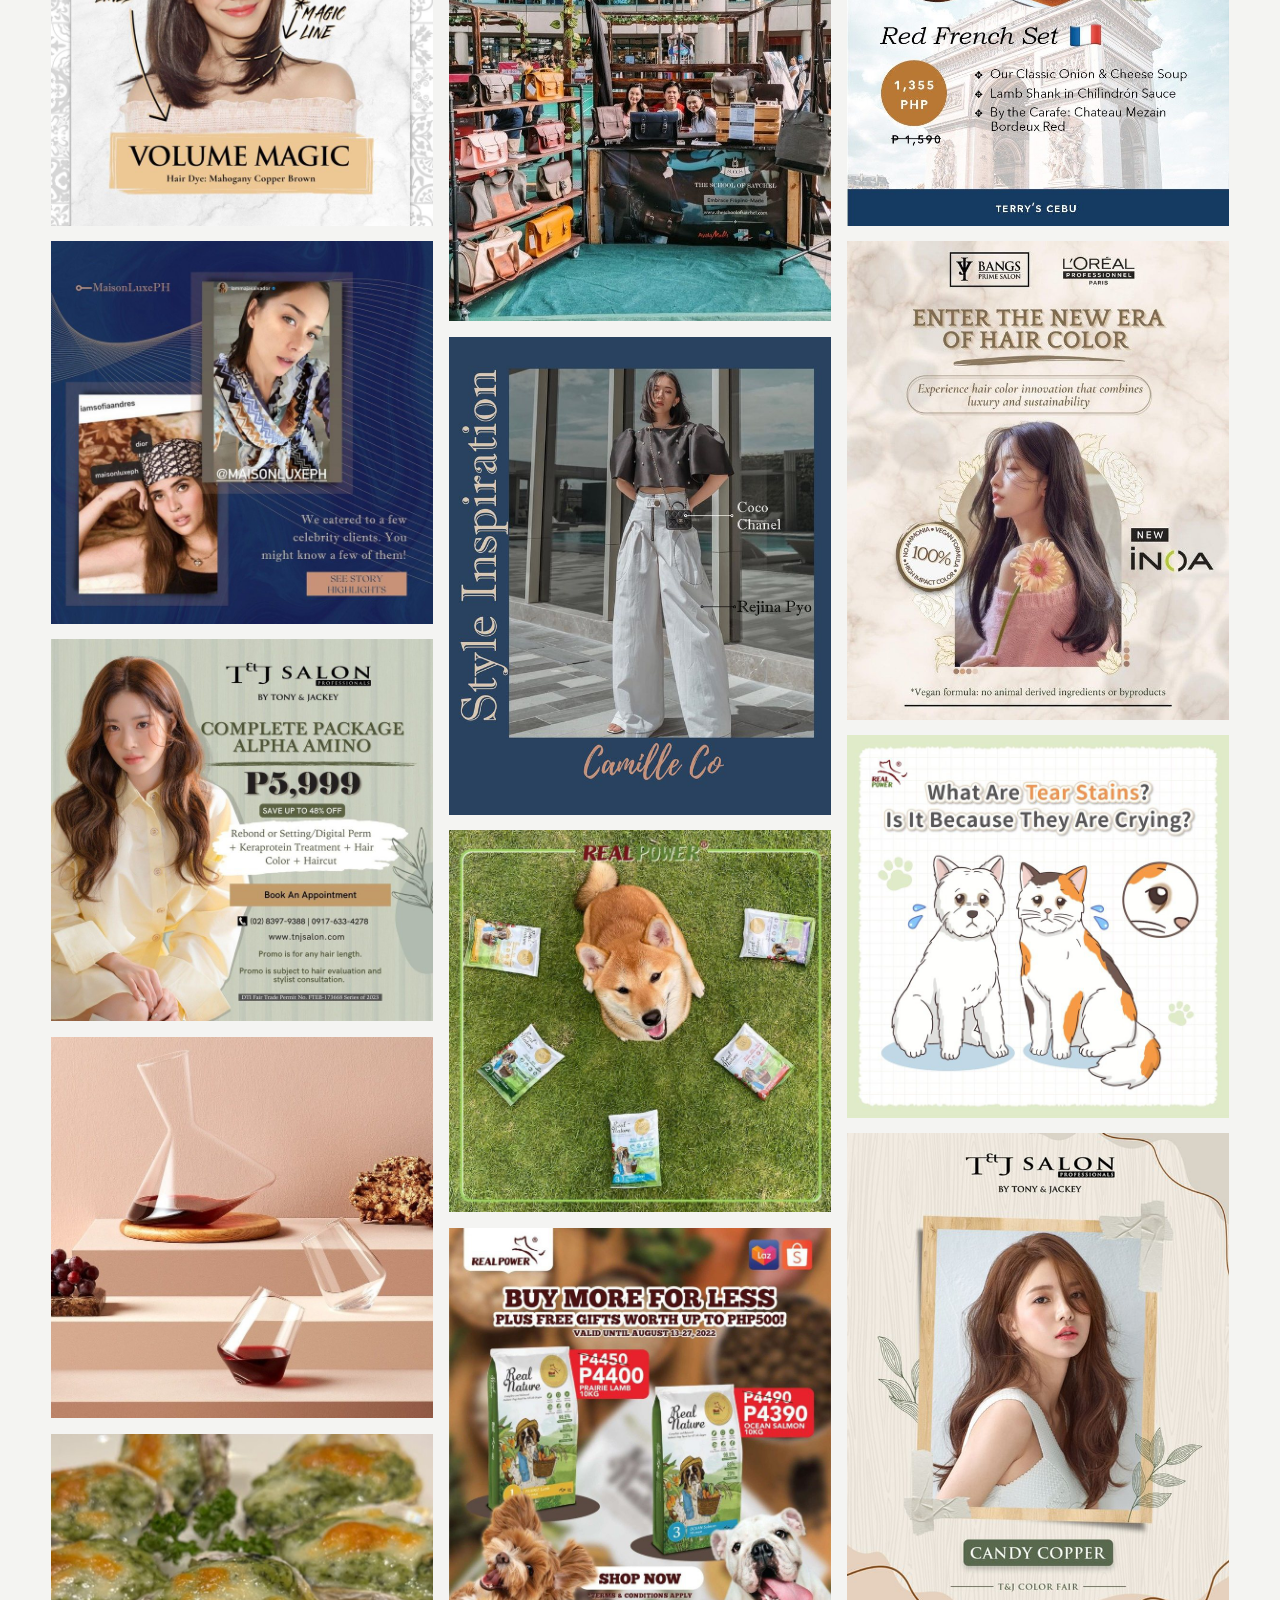
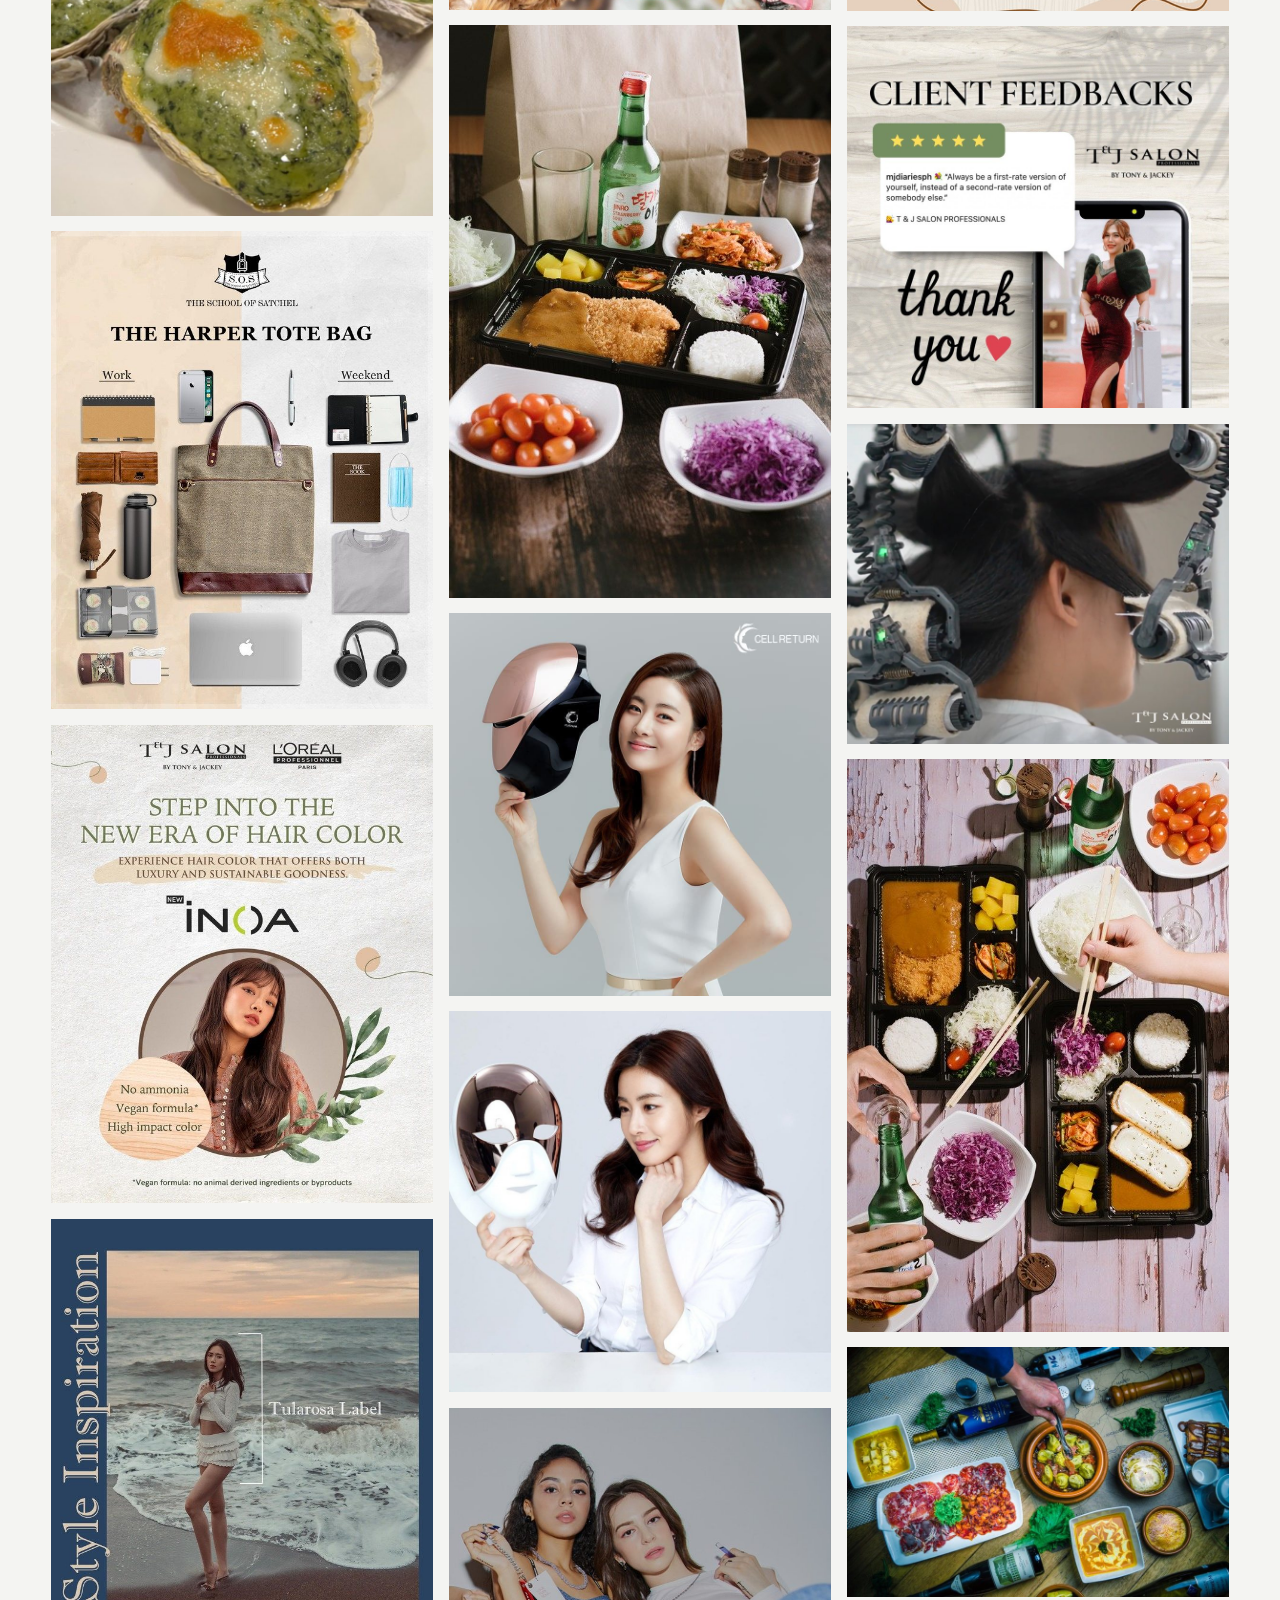
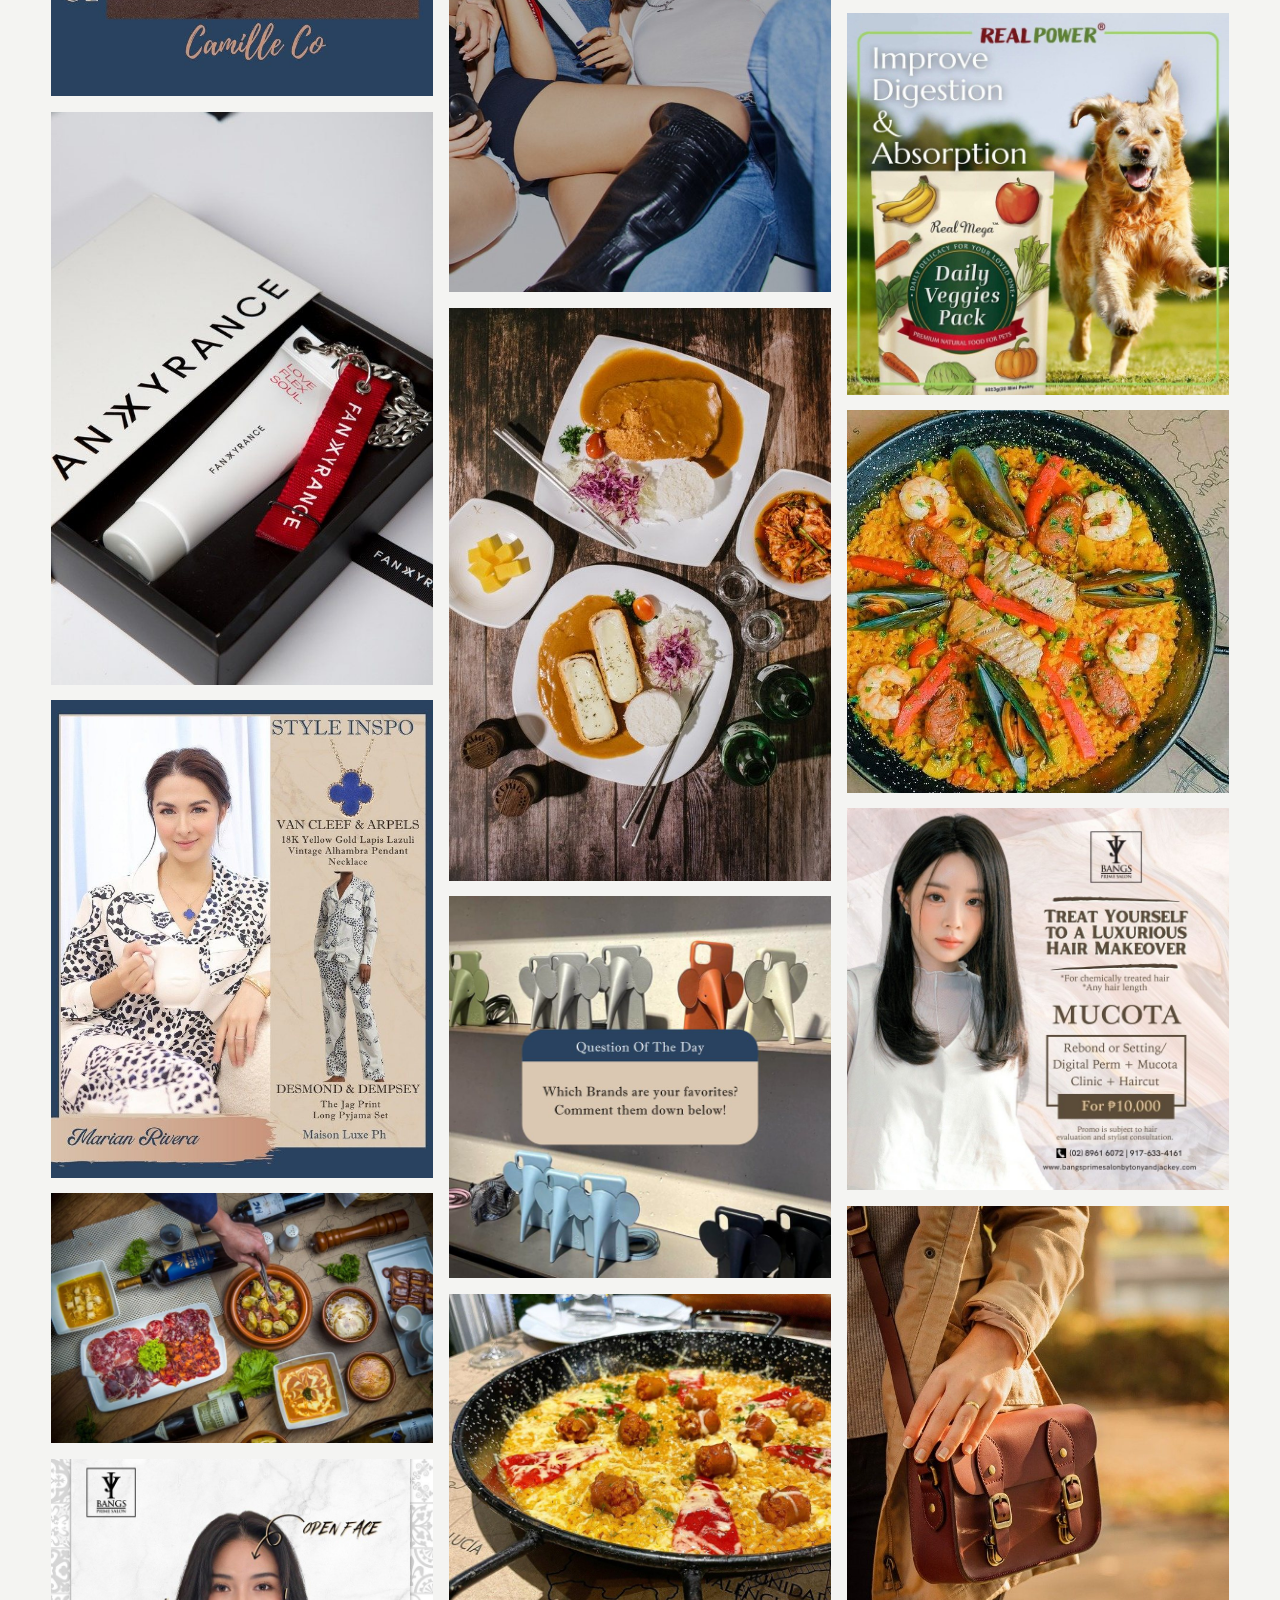
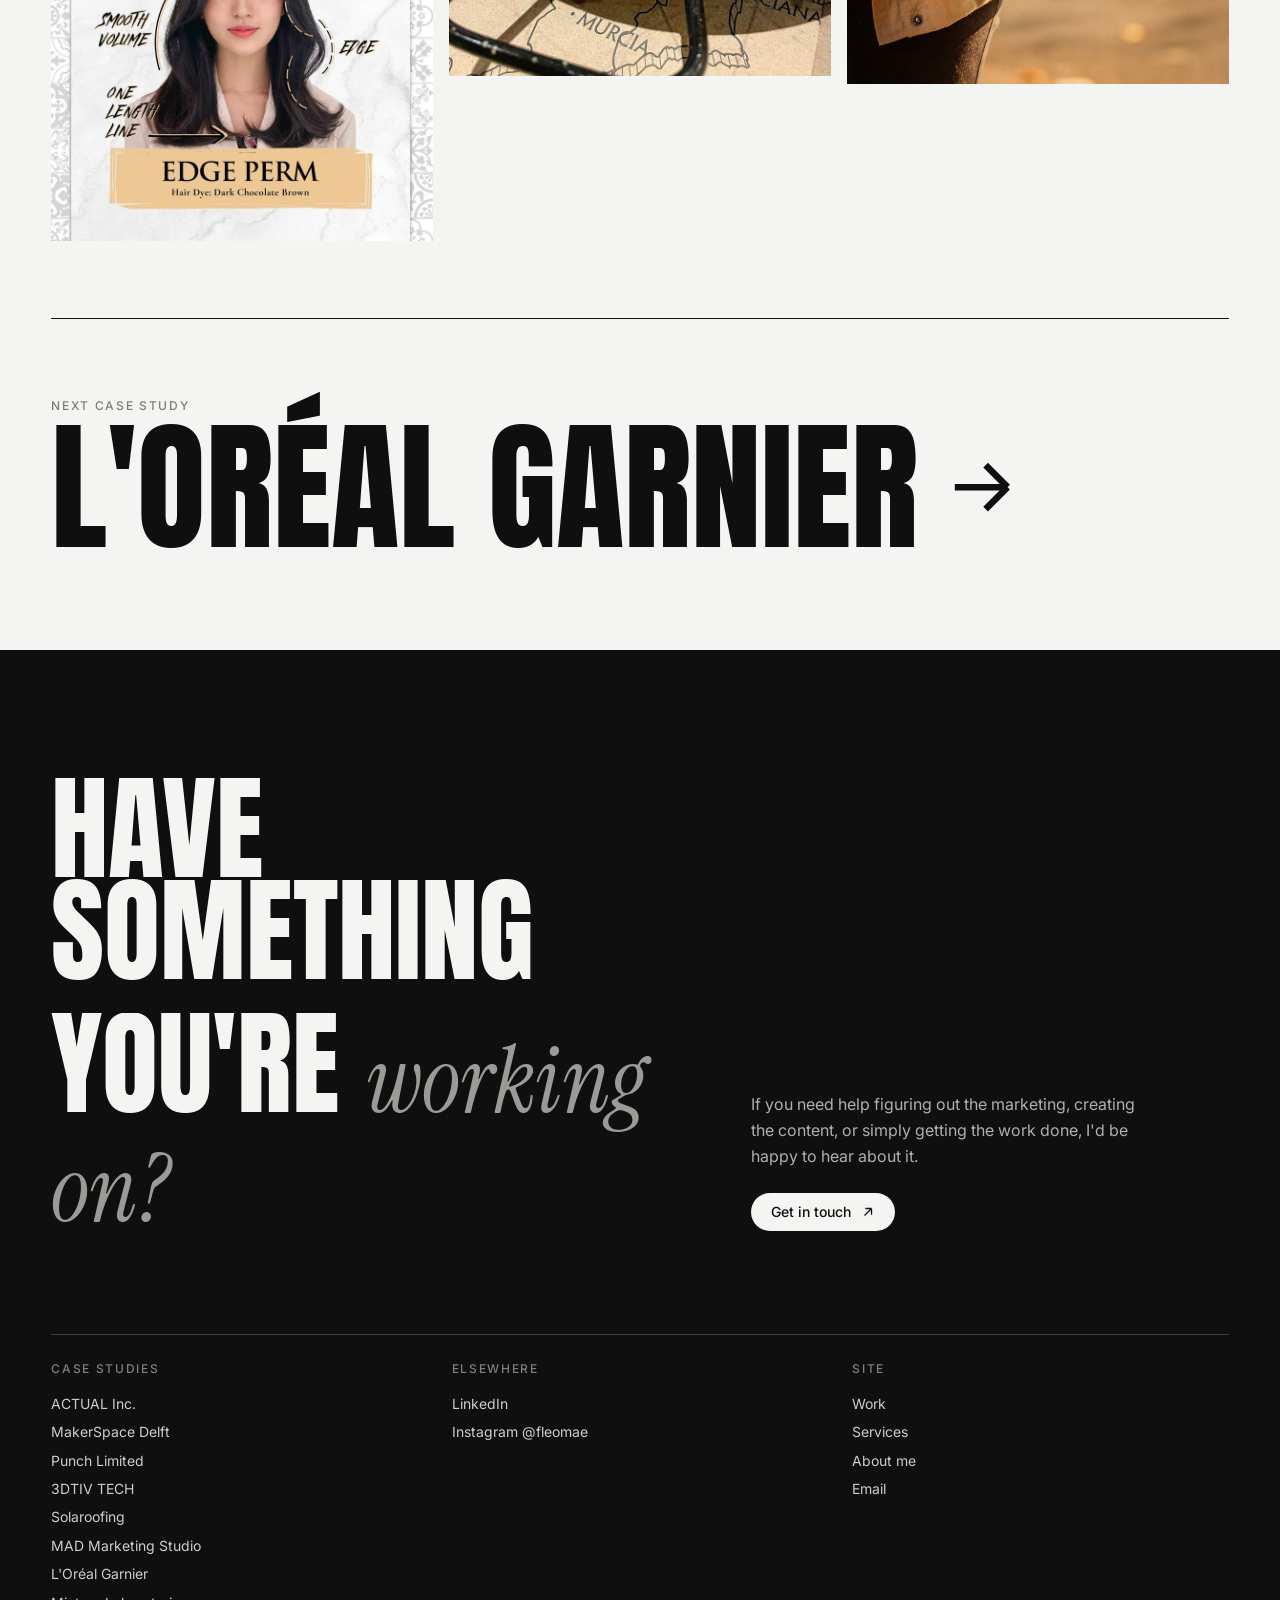
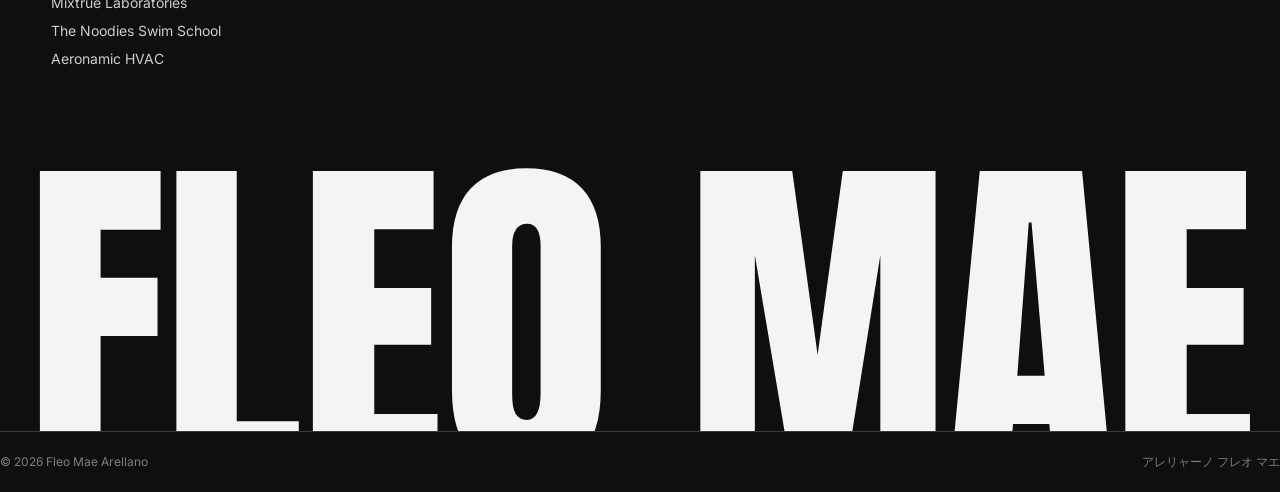
<file: work/mad-marketing.html>
<!doctype html>
<html lang="en">
<head>
<meta charset="utf-8">
<meta name="viewport" content="width=device-width, initial-scale=1">
<title>MAD Marketing Studio | Fleo Mae</title>
<meta name="description" content="Around ten international clients from Spain, South Korea and the UK, across cosmetics, skincare, food and beverages, bags, tumblers and pet food. Each one had its own audience and goals, so no two plans looked the same.">
<meta property="og:title" content="MAD Marketing Studio | Fleo Mae">
<meta property="og:description" content="Around ten international clients from Spain, South Korea and the UK, across cosmetics, skincare, food and beverages, bags, tumblers and pet food. Each one had its own audience and goals, so no two plans looked the same.">
<meta property="og:type" content="website">
<meta property="og:image" content="../assets/img/mad-marketing-3.jpg">
<meta name="theme-color" content="#f4f4f2">
<link rel="icon" href="../assets/img/favicon.svg" type="image/svg+xml">
<link rel="preconnect" href="https://fonts.googleapis.com">
<link rel="preconnect" href="https://fonts.gstatic.com" crossorigin>
<link href="https://fonts.googleapis.com/css2?family=Anton&family=Instrument+Serif:ital@0;1&family=Inter:wght@400;500;600&display=swap" rel="stylesheet">
<link rel="stylesheet" href="../assets/css/style.css">
</head>
<body>
<a class="skip" href="#main">Skip to content</a>
<header class="nav">
  <div class="wrap nav__inner">
    <a class="nav__brand" href="../">Fleo<span>Mae</span></a>
    <button class="nav__toggle" aria-label="Menu" aria-expanded="false"><span></span><span></span></button>
    <nav class="nav__links" aria-label="Primary">
      <a href="../index.html#work">Work</a>
      <a href="../index.html#services">Services</a>
      <a href="../about.html">About</a>
      <a class="btn" href="mailto:fleomae@gmail.com">Get in touch <svg viewBox="0 0 16 16" fill="none" aria-hidden="true"><path d="M4 12 12 4m0 0H5m7 0v7" stroke="currentColor" stroke-width="1.5"/></svg></a>
    </nav>
  </div>
</header>

<main id="main">
  <section class="cs-hero">
    <div class="wrap">
      <div class="cs-hero__top">
        <a class="cs-hero__back" href="../index.html#work"><span style="transform:scaleX(-1);display:inline-flex"><svg viewBox="0 0 16 16" fill="none" aria-hidden="true"><path d="M2 8h12m0 0L9 3m5 5-5 5" stroke="currentColor" stroke-width="1.5"/></svg></span> All work</a>
        <span class="label">06 / 10</span>
      </div>
      <p class="cs-hero__exp reveal-line"><span>Case study 06</span></p>
      <h1 class="cs-hero__title reveal-line"><span>MAD Marketing Studio</span></h1>
      <div class="cs-meta reveal">
        <div><span class="label">Role</span>Social Media Director</div>
        <div><span class="label">When</span>Dec 2021 – Aug 2023</div>
        <div><span class="label">Channels</span>TikTok, Instagram, Facebook, X, YouTube, web</div>
        <div><span class="label">Where</span>Philippines · clients in Spain, South Korea, UK</div>
      </div>
    </div>
    <div class="wrap">
      <div class="cs-cover cs-cover--grid reveal" style="--n:3"><img src="../assets/img/mad-marketing-3.jpg" alt="MAD Marketing Studio"><img src="../assets/img/mad-marketing-23.jpg" alt="MAD Marketing Studio"><img src="../assets/img/mad-marketing-15.jpg" alt="MAD Marketing Studio"></div>
    </div>
  </section>

  <section class="wrap">
    <div class="cs-block">
      <h2 class="reveal"><span class="serif">(01)</span>The challenge</h2>
      <div class="cs-block__body reveal"><p class="lead">Around ten international clients from Spain, South Korea and the UK, across cosmetics, skincare, food and beverages, bags, tumblers and pet food. Each one had its own audience and goals, so no two plans looked the same.</p></div>
    </div>
    
    
    <div class="cs-block">
      <h2 class="reveal"><span class="serif">(02)</span>What I did</h2>
      <div class="cs-block__body reveal"><ul><li>Planned and ran the marketing for each client, including social content for Korean skincare, beauty and lifestyle brands.</li><li>Ran KOL and influencer campaigns that grew followers and generated user-generated content.</li><li>Used social listening to hear what communities were saying, and proposed brand improvements based on it.</li><li>Managed website content, and aligned messaging with each client&#x27;s marketing, operations and leadership teams.</li><li>Monitored performance and adapted each strategy based on the data.</li></ul></div>
    </div><div class="cs-block">
      <h2 class="reveal"><span class="serif">(03)</span>What happened</h2>
      <div class="cs-block__body"><div class="metrics"><div class="metric reveal"><div class="metric__num">72%</div><div class="metric__txt">Organic follower growth in a year</div></div><div class="metric reveal"><div class="metric__num">3×</div><div class="metric__txt">F&amp;B client sales</div></div><div class="metric reveal metric--long"><div class="metric__num">Sold out</div><div class="metric__txt">Client events, fully booked</div></div></div><p class="reveal">A salon client beat its pre-pandemic sales record, and one F&amp;B client was so happy with the results that they invited me to host their celebration.</p></div>
    </div><div class="cs-block">
      <h2 class="reveal"><span class="serif">(04)</span>What I took away</h2>
      <div class="cs-block__body reveal"><p>Marketing is about connection: understanding what excites people, what makes them click, and what turns them into loyal customers. Listening comes first.</p><aside class="funfact"><h3>Fun fact</h3><p>I enjoyed working alongside a team of very creative people.</p></aside></div>
    </div>
    
  </section>

  <div class="wrap"><div class="wall-head reveal"><h2><span class="serif">(Work)</span>The work itself</h2><span class="label">35 pieces</span></div></div>
  <div class="wrap"><div class="wall"><figure class="reveal"><img src="../assets/img/mad-marketing-1.jpg" alt="MAD Marketing Studio" loading="lazy"></figure><figure class="reveal"><img src="../assets/img/mad-marketing-2.jpg" alt="MAD Marketing Studio" loading="lazy"></figure><figure class="reveal"><img src="../assets/img/mad-marketing-3.jpg" alt="MAD Marketing Studio" loading="lazy"></figure><figure class="reveal"><img src="../assets/img/mad-marketing-4.jpg" alt="MAD Marketing Studio" loading="lazy"></figure><figure class="reveal"><img src="../assets/img/mad-marketing-5.jpg" alt="MAD Marketing Studio" loading="lazy"></figure><figure class="reveal"><img src="../assets/img/mad-marketing-6.jpg" alt="MAD Marketing Studio" loading="lazy"></figure><figure class="reveal"><img src="../assets/img/mad-marketing-7.jpg" alt="MAD Marketing Studio" loading="lazy"></figure><figure class="reveal"><img src="../assets/img/mad-marketing-8.jpg" alt="MAD Marketing Studio" loading="lazy"></figure><figure class="reveal"><img src="../assets/img/mad-marketing-9.jpg" alt="MAD Marketing Studio" loading="lazy"></figure><figure class="reveal"><img src="../assets/img/mad-marketing-10.jpg" alt="MAD Marketing Studio" loading="lazy"></figure><figure class="reveal"><img src="../assets/img/mad-marketing-11.jpg" alt="MAD Marketing Studio" loading="lazy"></figure><figure class="reveal"><img src="../assets/img/mad-marketing-12.jpg" alt="MAD Marketing Studio" loading="lazy"></figure><figure class="reveal"><img src="../assets/img/mad-marketing-13.jpg" alt="MAD Marketing Studio" loading="lazy"></figure><figure class="reveal"><img src="../assets/img/mad-marketing-14.jpg" alt="MAD Marketing Studio" loading="lazy"></figure><figure class="reveal"><img src="../assets/img/mad-marketing-15.jpg" alt="MAD Marketing Studio" loading="lazy"></figure><figure class="reveal"><img src="../assets/img/mad-marketing-16.jpg" alt="MAD Marketing Studio" loading="lazy"></figure><figure class="reveal"><img src="../assets/img/mad-marketing-17.jpg" alt="MAD Marketing Studio" loading="lazy"></figure><figure class="reveal"><img src="../assets/img/mad-marketing-18.jpg" alt="MAD Marketing Studio" loading="lazy"></figure><figure class="reveal"><img src="../assets/img/mad-marketing-19.jpg" alt="MAD Marketing Studio" loading="lazy"></figure><figure class="reveal"><img src="../assets/img/mad-marketing-20.jpg" alt="MAD Marketing Studio" loading="lazy"></figure><figure class="reveal"><img src="../assets/img/mad-marketing-21.jpg" alt="MAD Marketing Studio" loading="lazy"></figure><figure class="reveal"><img src="../assets/img/mad-marketing-22.jpg" alt="MAD Marketing Studio" loading="lazy"></figure><figure class="reveal"><img src="../assets/img/mad-marketing-23.jpg" alt="MAD Marketing Studio" loading="lazy"></figure><figure class="reveal"><img src="../assets/img/mad-marketing-24.jpg" alt="MAD Marketing Studio" loading="lazy"></figure><figure class="reveal"><img src="../assets/img/mad-marketing-25.jpg" alt="MAD Marketing Studio" loading="lazy"></figure><figure class="reveal"><img src="../assets/img/mad-marketing-26.jpg" alt="MAD Marketing Studio" loading="lazy"></figure><figure class="reveal"><img src="../assets/img/mad-marketing-27.jpg" alt="MAD Marketing Studio" loading="lazy"></figure><figure class="reveal"><img src="../assets/img/mad-marketing-28.jpg" alt="MAD Marketing Studio" loading="lazy"></figure><figure class="reveal"><img src="../assets/img/mad-marketing-29.jpg" alt="MAD Marketing Studio" loading="lazy"></figure><figure class="reveal"><img src="../assets/img/mad-marketing-30.jpg" alt="MAD Marketing Studio" loading="lazy"></figure><figure class="reveal"><img src="../assets/img/mad-marketing-31.jpg" alt="MAD Marketing Studio" loading="lazy"></figure><figure class="reveal"><img src="../assets/img/mad-marketing-32.jpg" alt="MAD Marketing Studio" loading="lazy"></figure><figure class="reveal"><img src="../assets/img/mad-marketing-33.jpg" alt="MAD Marketing Studio" loading="lazy"></figure><figure class="reveal"><img src="../assets/img/mad-marketing-34.jpg" alt="MAD Marketing Studio" loading="lazy"></figure><figure class="reveal"><img src="../assets/img/mad-marketing-35.jpg" alt="MAD Marketing Studio" loading="lazy"></figure></div></div>

  <div class="wrap">
    <a class="next" href="loreal-garnier.html">
      <span class="label">Next case study</span>
      <span class="next__title">L&#x27;Oréal Garnier <svg viewBox="0 0 16 16" fill="none" aria-hidden="true"><path d="M2 8h12m0 0L9 3m5 5-5 5" stroke="currentColor" stroke-width="1.5"/></svg></span>
    </a>
  </div>
</main>
<footer class="footer" id="contact">
  <div class="wrap">
    <div class="footer__cta">
      <h2 class="reveal-line"><span>Have something</span></h2>
      <div class="footer__spacer"></div>
      <h2 class="reveal-line"><span>you're <span class="serif">working on?</span></span></h2>
      <div class="reveal">
        <p>If you need help figuring out the marketing, creating the content, or simply getting the work done, I&#x27;d be happy to hear about it.</p>
        <a class="btn" href="mailto:fleomae@gmail.com">Get in touch <svg viewBox="0 0 16 16" fill="none" aria-hidden="true"><path d="M4 12 12 4m0 0H5m7 0v7" stroke="currentColor" stroke-width="1.5"/></svg></a>
      </div>
    </div>
    <div class="footer__cols">
      <div>
        <span class="label">Case studies</span>
        <a href="../work/actual-inc.html">ACTUAL Inc.</a>
        <a href="../work/makerspace-delft.html">MakerSpace Delft</a>
        <a href="../work/punch-limited.html">Punch Limited</a>
        <a href="../work/3dtiv-tech.html">3DTIV TECH</a>
        <a href="../work/solaroofing.html">Solaroofing</a>
        <a href="../work/mad-marketing.html">MAD Marketing Studio</a>
        <a href="../work/loreal-garnier.html">L&#x27;Oréal Garnier</a>
        <a href="../work/mixtrue-laboratories.html">Mixtrue Laboratories</a>
        <a href="../work/the-noodies-swim-school.html">The Noodies Swim School</a>
        <a href="../work/aeronamic-hvac.html">Aeronamic HVAC</a>
      </div>
      <div>
        <span class="label">Elsewhere</span>
        <a href="https://www.linkedin.com/in/fleomae/" target="_blank" rel="noopener">LinkedIn</a>
        <a href="https://www.instagram.com/fleomae/" target="_blank" rel="noopener">Instagram @fleomae</a>
      </div>
      <div>
        <span class="label">Site</span>
        <a href="../index.html#work">Work</a>
        <a href="../index.html#services">Services</a>
        <a href="../about.html">About me</a>
        <a href="mailto:fleomae@gmail.com">Email</a>
      </div>
    </div>
  </div>
  <div class="footer__giant" aria-hidden="true" data-fit="1">Fleo Mae</div>
  <div class="footer__bar wrap">
    <span>© <span data-year>2026</span> Fleo Mae Arellano</span>
    <span>アレリャーノ フレオ マエ</span>
  </div>
</footer>
<script src="../assets/js/main.js"></script>
</body>
</html>
</file>
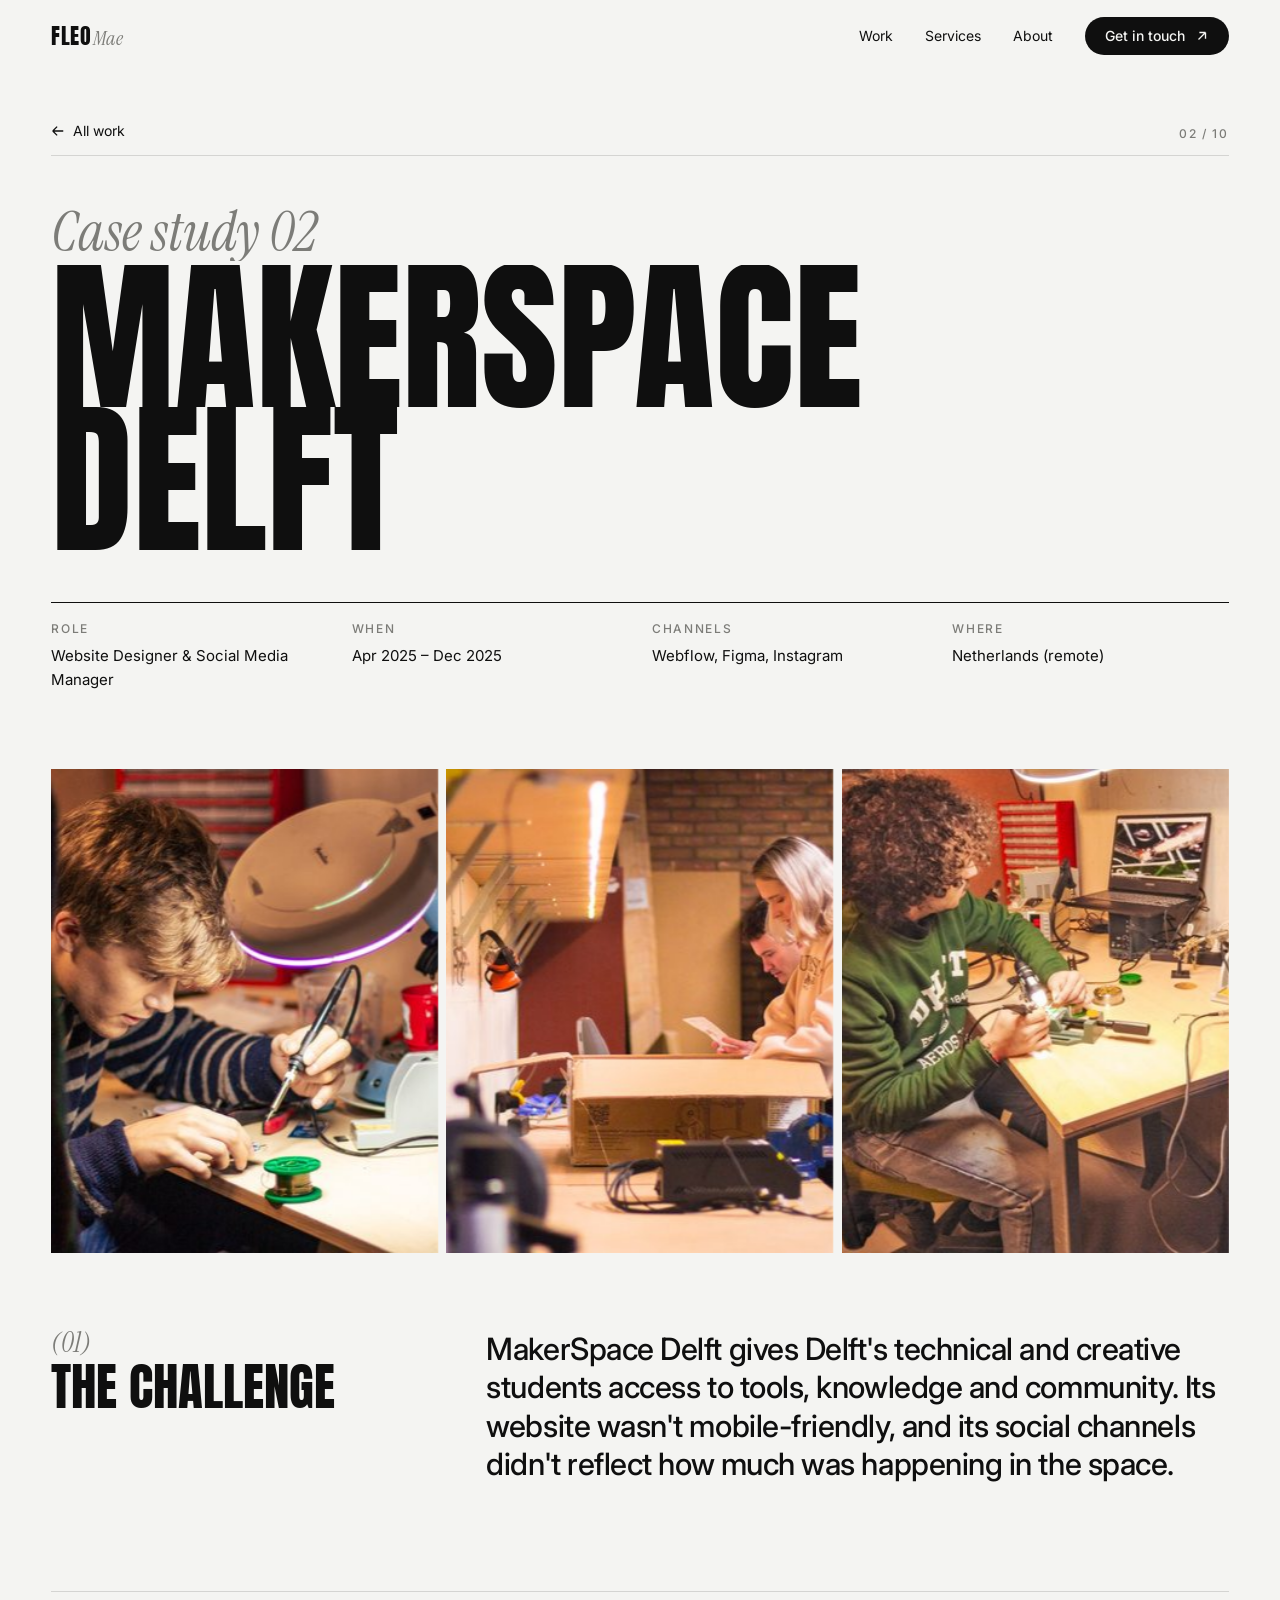
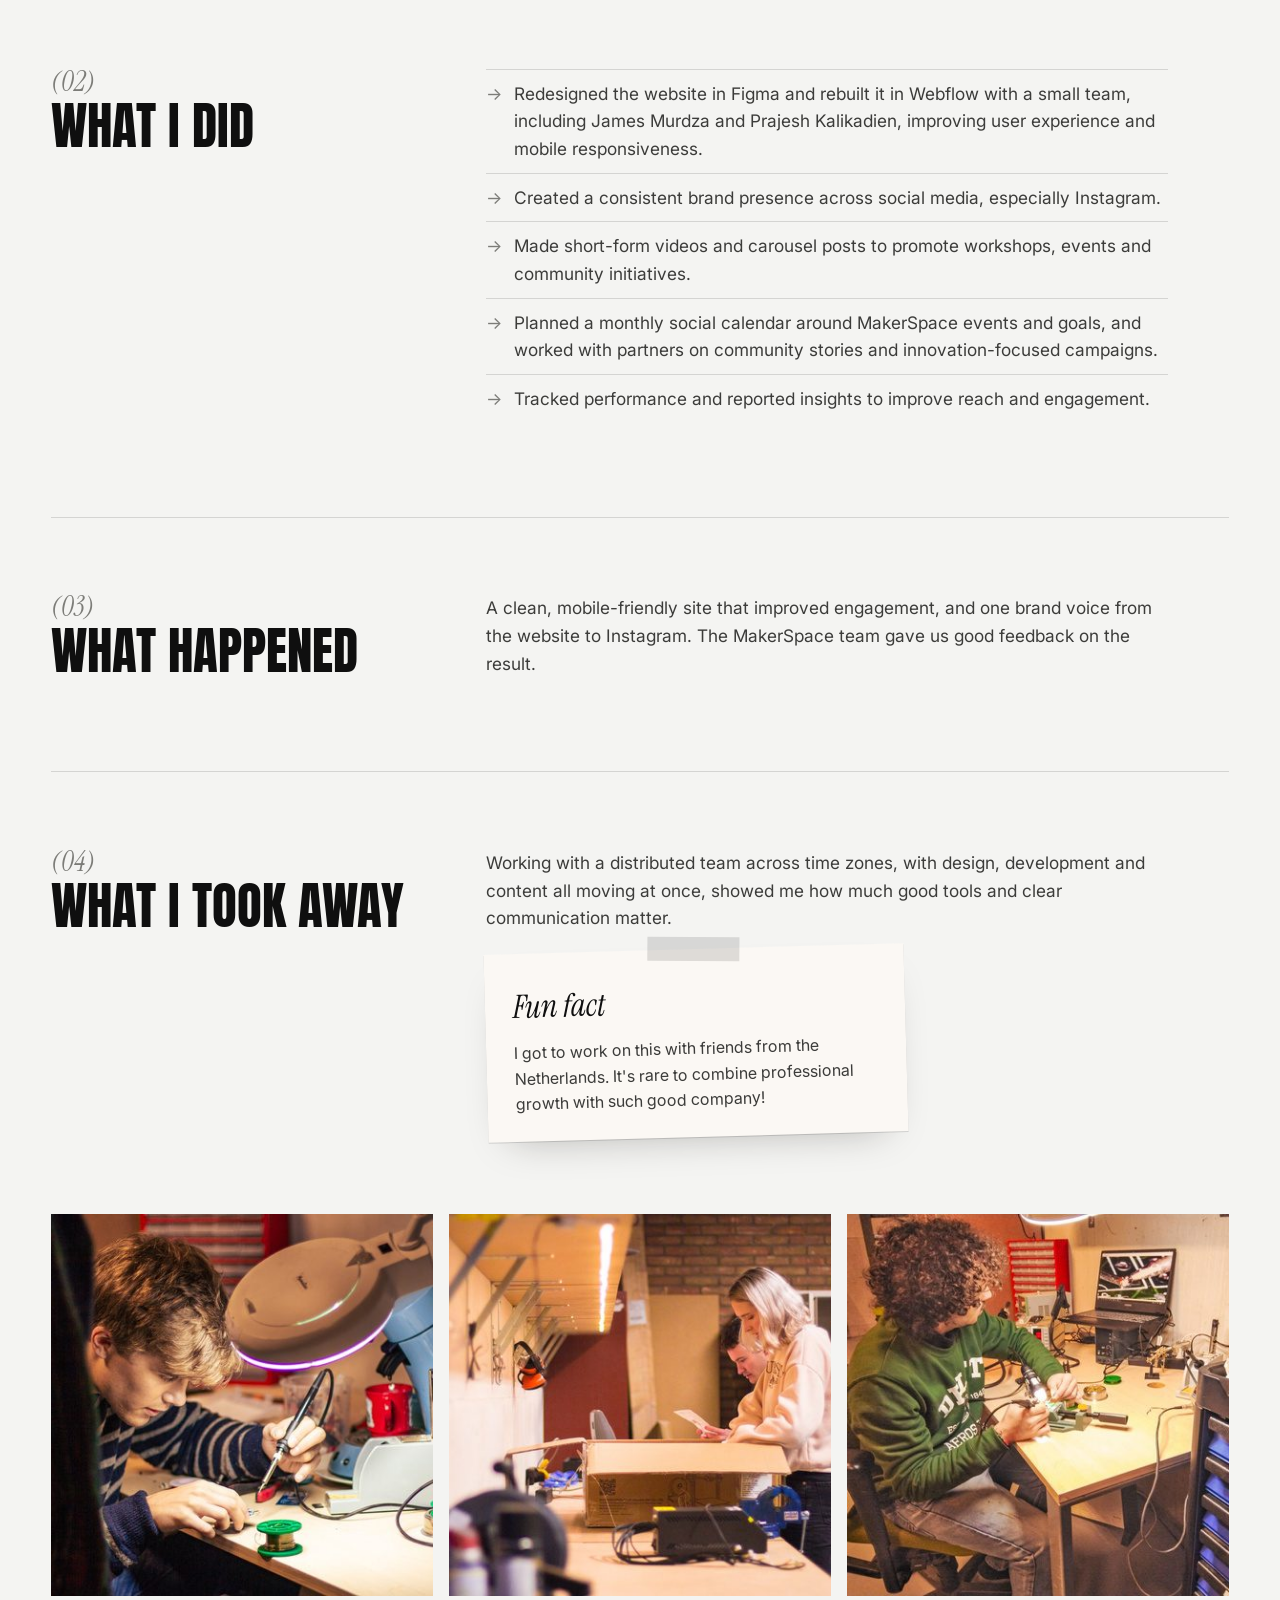
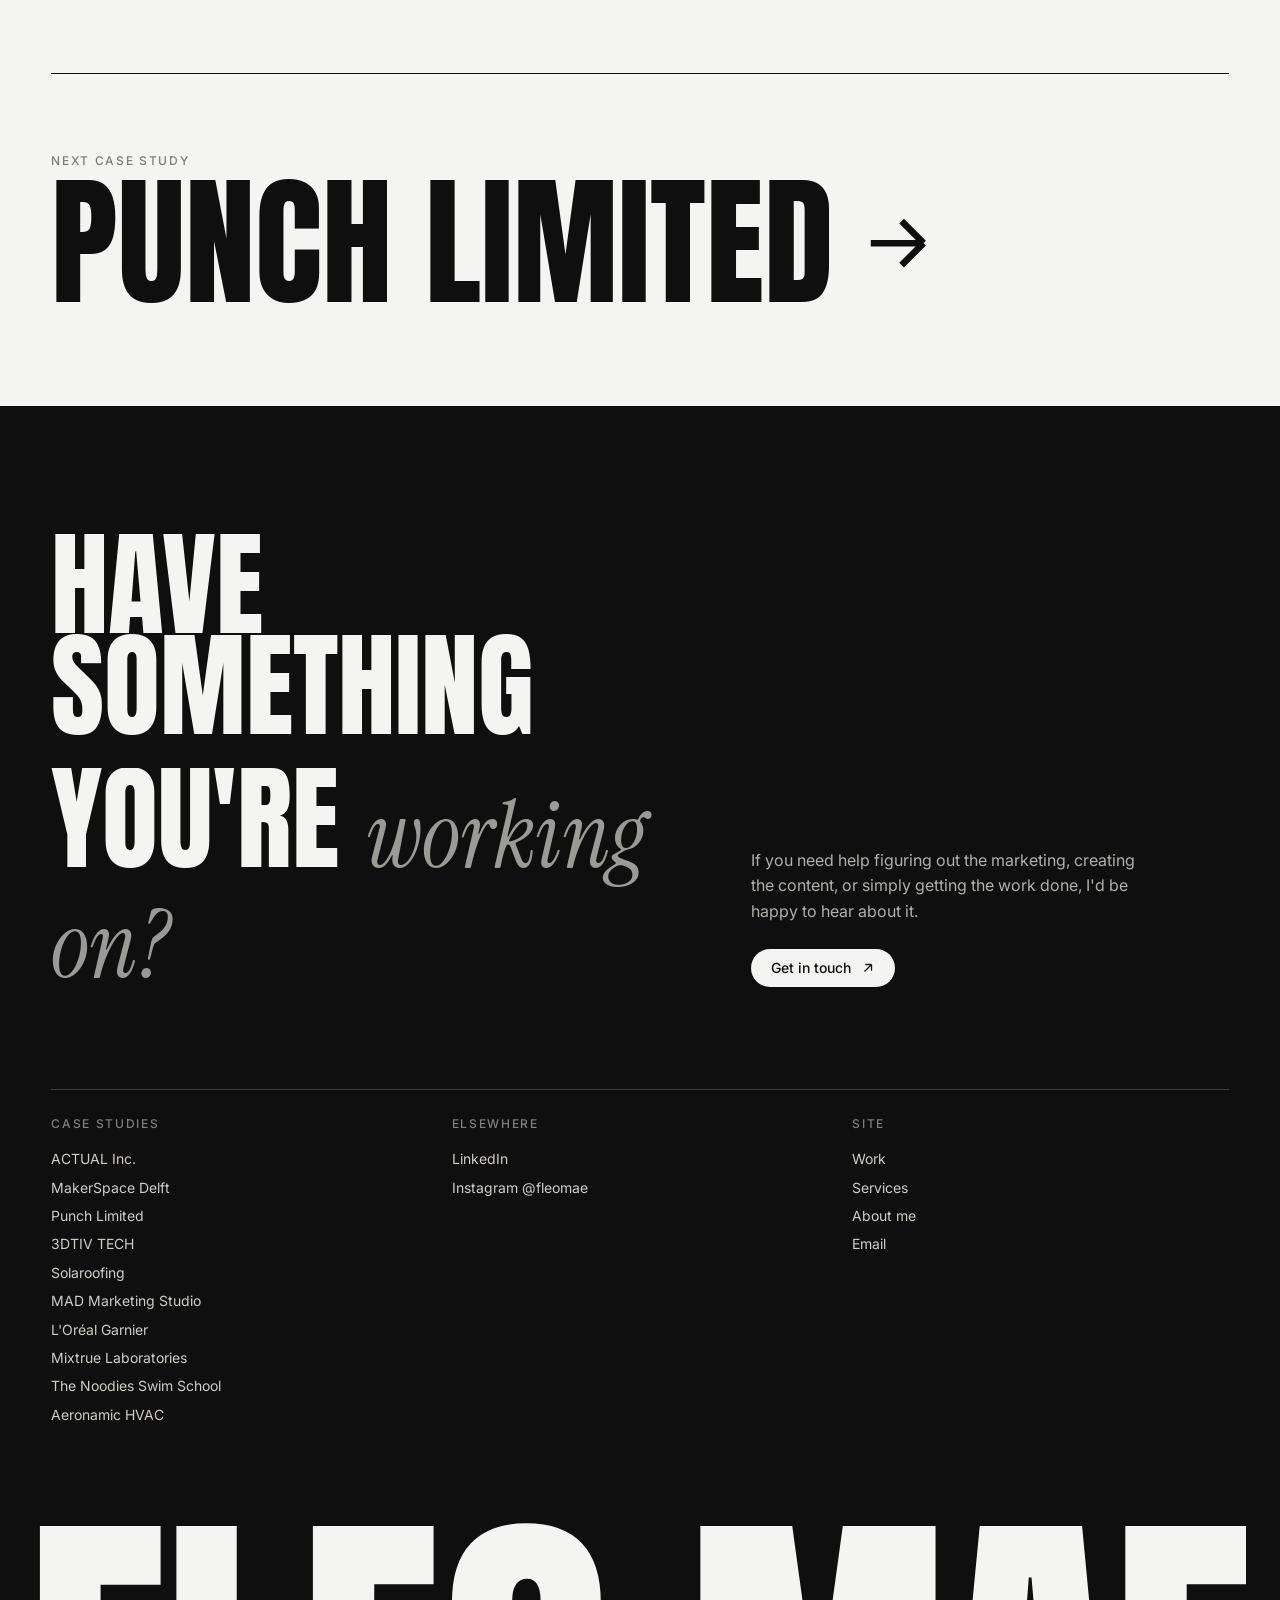
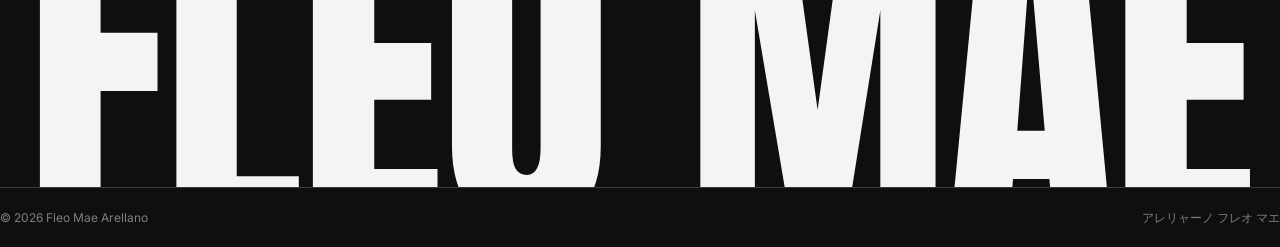
<file: work/makerspace-delft.html>
<!doctype html>
<html lang="en">
<head>
<meta charset="utf-8">
<meta name="viewport" content="width=device-width, initial-scale=1">
<title>MakerSpace Delft | Fleo Mae</title>
<meta name="description" content="MakerSpace Delft gives Delft&#x27;s technical and creative students access to tools, knowledge and community. Its website wasn&#x27;t mobile-friendly, and its social channels didn&#x27;t reflect how much was happening in the space.">
<meta property="og:title" content="MakerSpace Delft | Fleo Mae">
<meta property="og:description" content="MakerSpace Delft gives Delft&#x27;s technical and creative students access to tools, knowledge and community. Its website wasn&#x27;t mobile-friendly, and its social channels didn&#x27;t reflect how much was happening in the space.">
<meta property="og:type" content="website">
<meta property="og:image" content="../assets/img/makerspace-1.jpg">
<meta name="theme-color" content="#f4f4f2">
<link rel="icon" href="../assets/img/favicon.svg" type="image/svg+xml">
<link rel="preconnect" href="https://fonts.googleapis.com">
<link rel="preconnect" href="https://fonts.gstatic.com" crossorigin>
<link href="https://fonts.googleapis.com/css2?family=Anton&family=Instrument+Serif:ital@0;1&family=Inter:wght@400;500;600&display=swap" rel="stylesheet">
<link rel="stylesheet" href="../assets/css/style.css">
</head>
<body>
<a class="skip" href="#main">Skip to content</a>
<header class="nav">
  <div class="wrap nav__inner">
    <a class="nav__brand" href="../">Fleo<span>Mae</span></a>
    <button class="nav__toggle" aria-label="Menu" aria-expanded="false"><span></span><span></span></button>
    <nav class="nav__links" aria-label="Primary">
      <a href="../index.html#work">Work</a>
      <a href="../index.html#services">Services</a>
      <a href="../about.html">About</a>
      <a class="btn" href="mailto:fleomae@gmail.com">Get in touch <svg viewBox="0 0 16 16" fill="none" aria-hidden="true"><path d="M4 12 12 4m0 0H5m7 0v7" stroke="currentColor" stroke-width="1.5"/></svg></a>
    </nav>
  </div>
</header>

<main id="main">
  <section class="cs-hero">
    <div class="wrap">
      <div class="cs-hero__top">
        <a class="cs-hero__back" href="../index.html#work"><span style="transform:scaleX(-1);display:inline-flex"><svg viewBox="0 0 16 16" fill="none" aria-hidden="true"><path d="M2 8h12m0 0L9 3m5 5-5 5" stroke="currentColor" stroke-width="1.5"/></svg></span> All work</a>
        <span class="label">02 / 10</span>
      </div>
      <p class="cs-hero__exp reveal-line"><span>Case study 02</span></p>
      <h1 class="cs-hero__title reveal-line"><span>MakerSpace Delft</span></h1>
      <div class="cs-meta reveal">
        <div><span class="label">Role</span>Website Designer &amp; Social Media Manager</div>
        <div><span class="label">When</span>Apr 2025 – Dec 2025</div>
        <div><span class="label">Channels</span>Webflow, Figma, Instagram</div>
        <div><span class="label">Where</span>Netherlands (remote)</div>
      </div>
    </div>
    <div class="wrap">
      <div class="cs-cover cs-cover--grid reveal" style="--n:3"><img src="../assets/img/makerspace-1.jpg" alt="MakerSpace Delft"><img src="../assets/img/makerspace-2.jpg" alt="MakerSpace Delft"><img src="../assets/img/makerspace-3.jpg" alt="MakerSpace Delft"></div>
    </div>
  </section>

  <section class="wrap">
    <div class="cs-block">
      <h2 class="reveal"><span class="serif">(01)</span>The challenge</h2>
      <div class="cs-block__body reveal"><p class="lead">MakerSpace Delft gives Delft&#x27;s technical and creative students access to tools, knowledge and community. Its website wasn&#x27;t mobile-friendly, and its social channels didn&#x27;t reflect how much was happening in the space.</p></div>
    </div>
    
    
    <div class="cs-block">
      <h2 class="reveal"><span class="serif">(02)</span>What I did</h2>
      <div class="cs-block__body reveal"><ul><li>Redesigned the website in Figma and rebuilt it in Webflow with a small team, including James Murdza and Prajesh Kalikadien, improving user experience and mobile responsiveness.</li><li>Created a consistent brand presence across social media, especially Instagram.</li><li>Made short-form videos and carousel posts to promote workshops, events and community initiatives.</li><li>Planned a monthly social calendar around MakerSpace events and goals, and worked with partners on community stories and innovation-focused campaigns.</li><li>Tracked performance and reported insights to improve reach and engagement.</li></ul></div>
    </div><div class="cs-block">
      <h2 class="reveal"><span class="serif">(03)</span>What happened</h2>
      <div class="cs-block__body"><p class="reveal">A clean, mobile-friendly site that improved engagement, and one brand voice from the website to Instagram. The MakerSpace team gave us good feedback on the result.</p></div>
    </div><div class="cs-block">
      <h2 class="reveal"><span class="serif">(04)</span>What I took away</h2>
      <div class="cs-block__body reveal"><p>Working with a distributed team across time zones, with design, development and content all moving at once, showed me how much good tools and clear communication matter.</p><aside class="funfact"><h3>Fun fact</h3><p>I got to work on this with friends from the Netherlands. It&#x27;s rare to combine professional growth with such good company!</p></aside></div>
    </div>
    
  </section>

  <div class="wrap gallery"><figure class="g-4  reveal"><img src="../assets/img/makerspace-1.jpg" alt="MakerSpace Delft" loading="lazy"></figure><figure class="g-4  reveal"><img src="../assets/img/makerspace-2.jpg" alt="MakerSpace Delft" loading="lazy"></figure><figure class="g-4  reveal"><img src="../assets/img/makerspace-3.jpg" alt="MakerSpace Delft" loading="lazy"></figure></div>

  <div class="wrap">
    <a class="next" href="punch-limited.html">
      <span class="label">Next case study</span>
      <span class="next__title">Punch Limited <svg viewBox="0 0 16 16" fill="none" aria-hidden="true"><path d="M2 8h12m0 0L9 3m5 5-5 5" stroke="currentColor" stroke-width="1.5"/></svg></span>
    </a>
  </div>
</main>
<footer class="footer" id="contact">
  <div class="wrap">
    <div class="footer__cta">
      <h2 class="reveal-line"><span>Have something</span></h2>
      <div class="footer__spacer"></div>
      <h2 class="reveal-line"><span>you're <span class="serif">working on?</span></span></h2>
      <div class="reveal">
        <p>If you need help figuring out the marketing, creating the content, or simply getting the work done, I&#x27;d be happy to hear about it.</p>
        <a class="btn" href="mailto:fleomae@gmail.com">Get in touch <svg viewBox="0 0 16 16" fill="none" aria-hidden="true"><path d="M4 12 12 4m0 0H5m7 0v7" stroke="currentColor" stroke-width="1.5"/></svg></a>
      </div>
    </div>
    <div class="footer__cols">
      <div>
        <span class="label">Case studies</span>
        <a href="../work/actual-inc.html">ACTUAL Inc.</a>
        <a href="../work/makerspace-delft.html">MakerSpace Delft</a>
        <a href="../work/punch-limited.html">Punch Limited</a>
        <a href="../work/3dtiv-tech.html">3DTIV TECH</a>
        <a href="../work/solaroofing.html">Solaroofing</a>
        <a href="../work/mad-marketing.html">MAD Marketing Studio</a>
        <a href="../work/loreal-garnier.html">L&#x27;Oréal Garnier</a>
        <a href="../work/mixtrue-laboratories.html">Mixtrue Laboratories</a>
        <a href="../work/the-noodies-swim-school.html">The Noodies Swim School</a>
        <a href="../work/aeronamic-hvac.html">Aeronamic HVAC</a>
      </div>
      <div>
        <span class="label">Elsewhere</span>
        <a href="https://www.linkedin.com/in/fleomae/" target="_blank" rel="noopener">LinkedIn</a>
        <a href="https://www.instagram.com/fleomae/" target="_blank" rel="noopener">Instagram @fleomae</a>
      </div>
      <div>
        <span class="label">Site</span>
        <a href="../index.html#work">Work</a>
        <a href="../index.html#services">Services</a>
        <a href="../about.html">About me</a>
        <a href="mailto:fleomae@gmail.com">Email</a>
      </div>
    </div>
  </div>
  <div class="footer__giant" aria-hidden="true" data-fit="1">Fleo Mae</div>
  <div class="footer__bar wrap">
    <span>© <span data-year>2026</span> Fleo Mae Arellano</span>
    <span>アレリャーノ フレオ マエ</span>
  </div>
</footer>
<script src="../assets/js/main.js"></script>
</body>
</html>
</file>
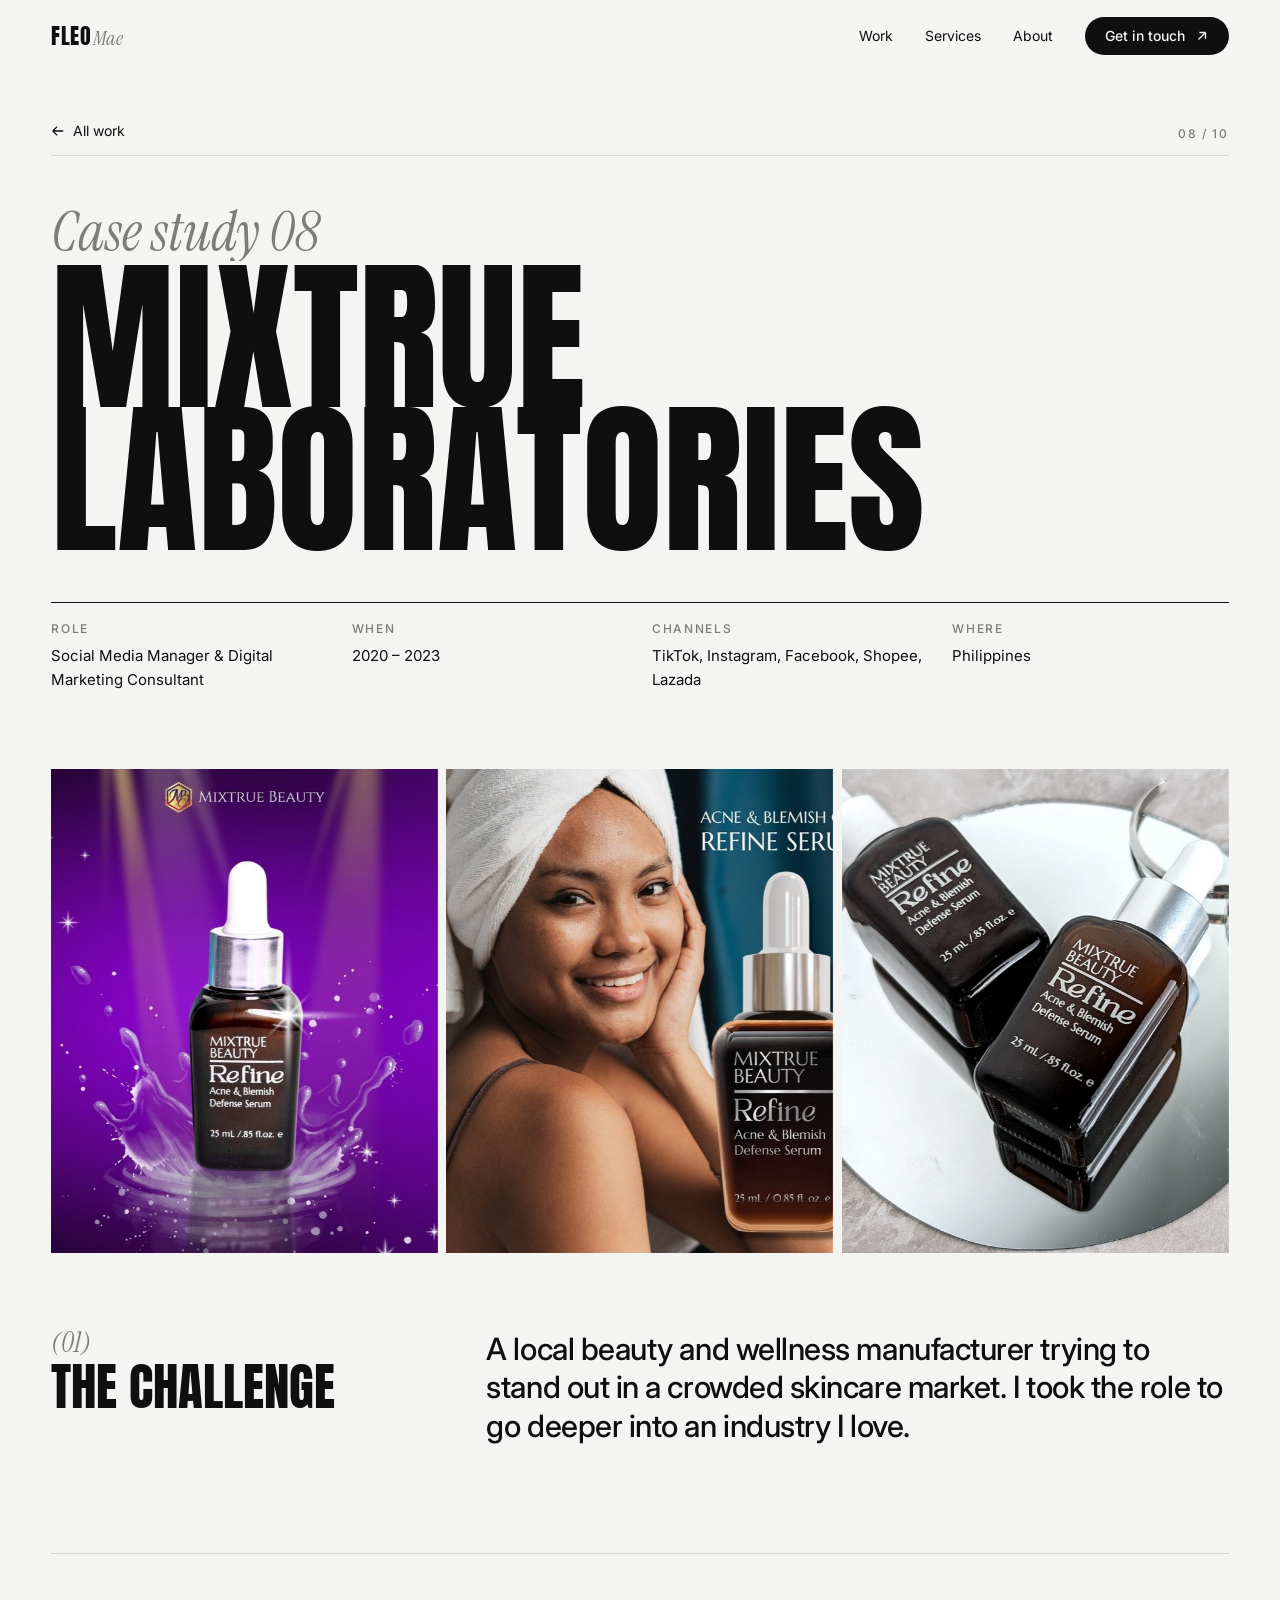
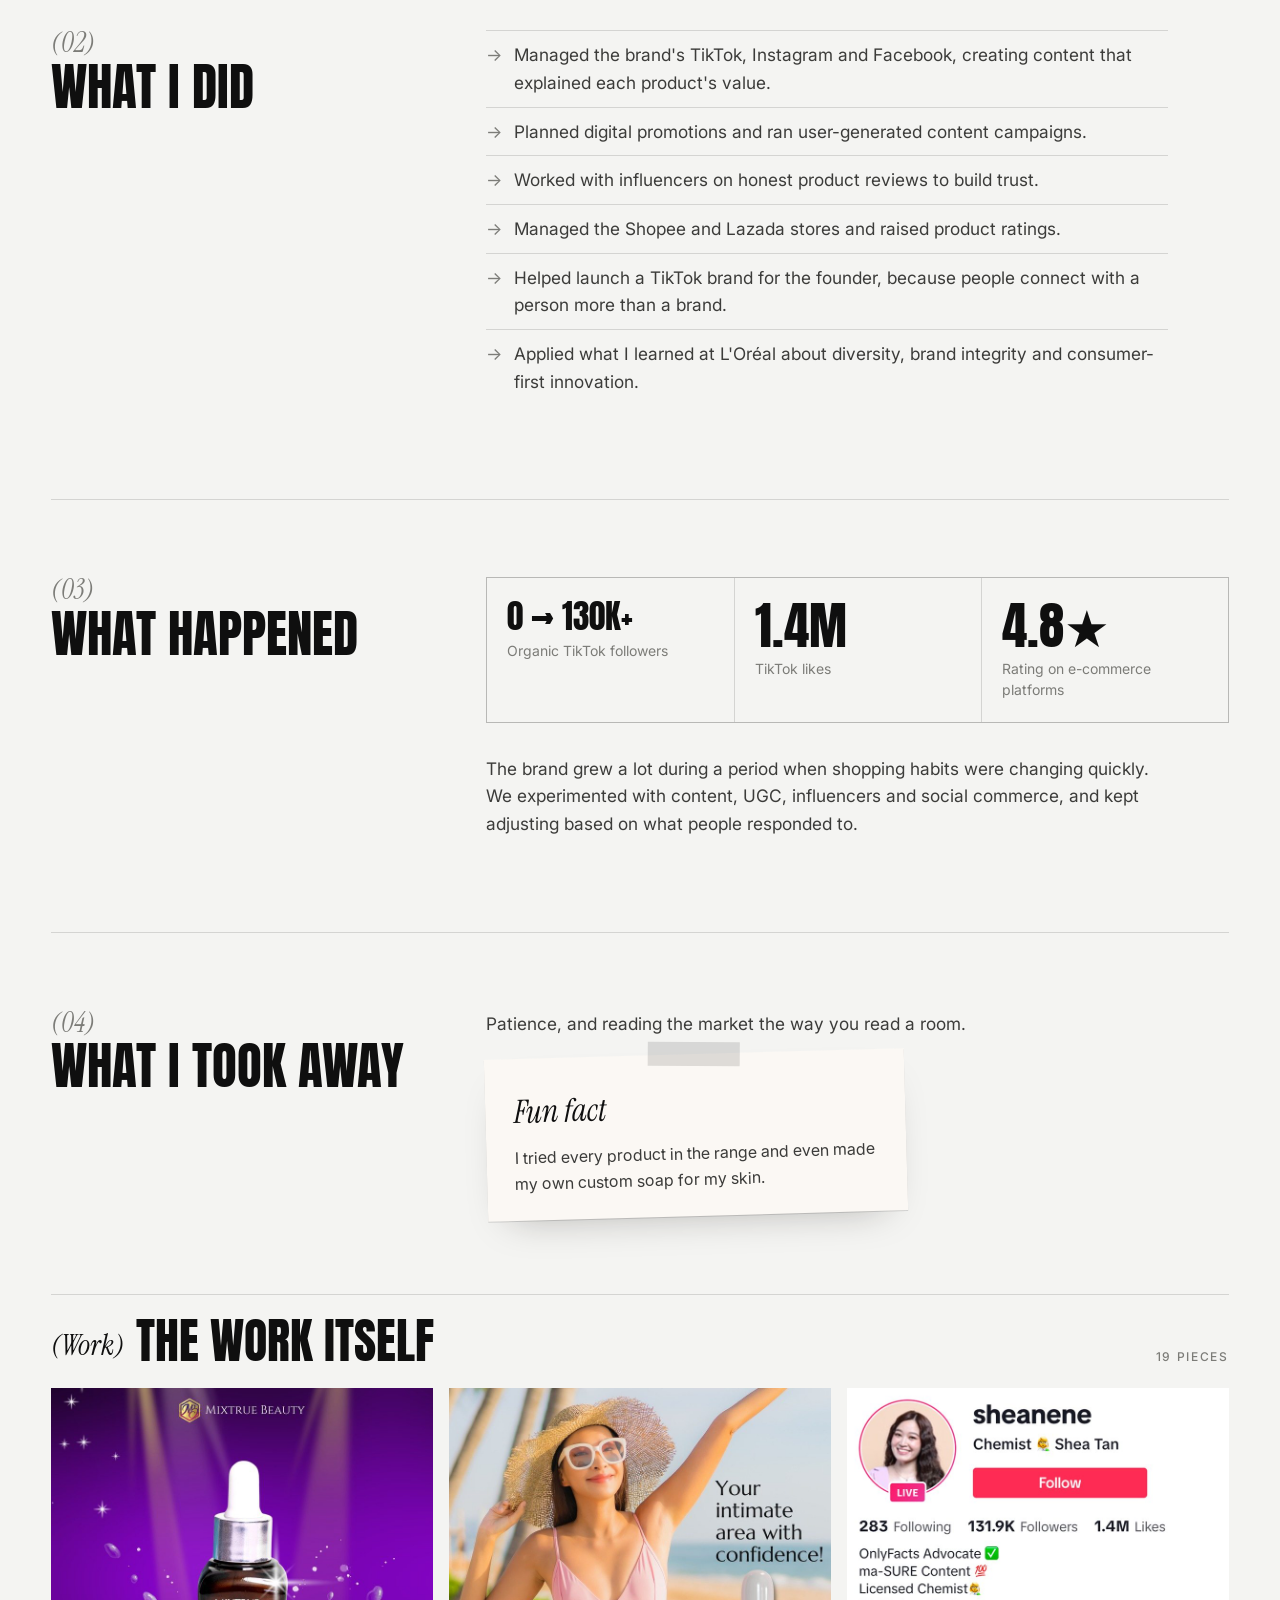
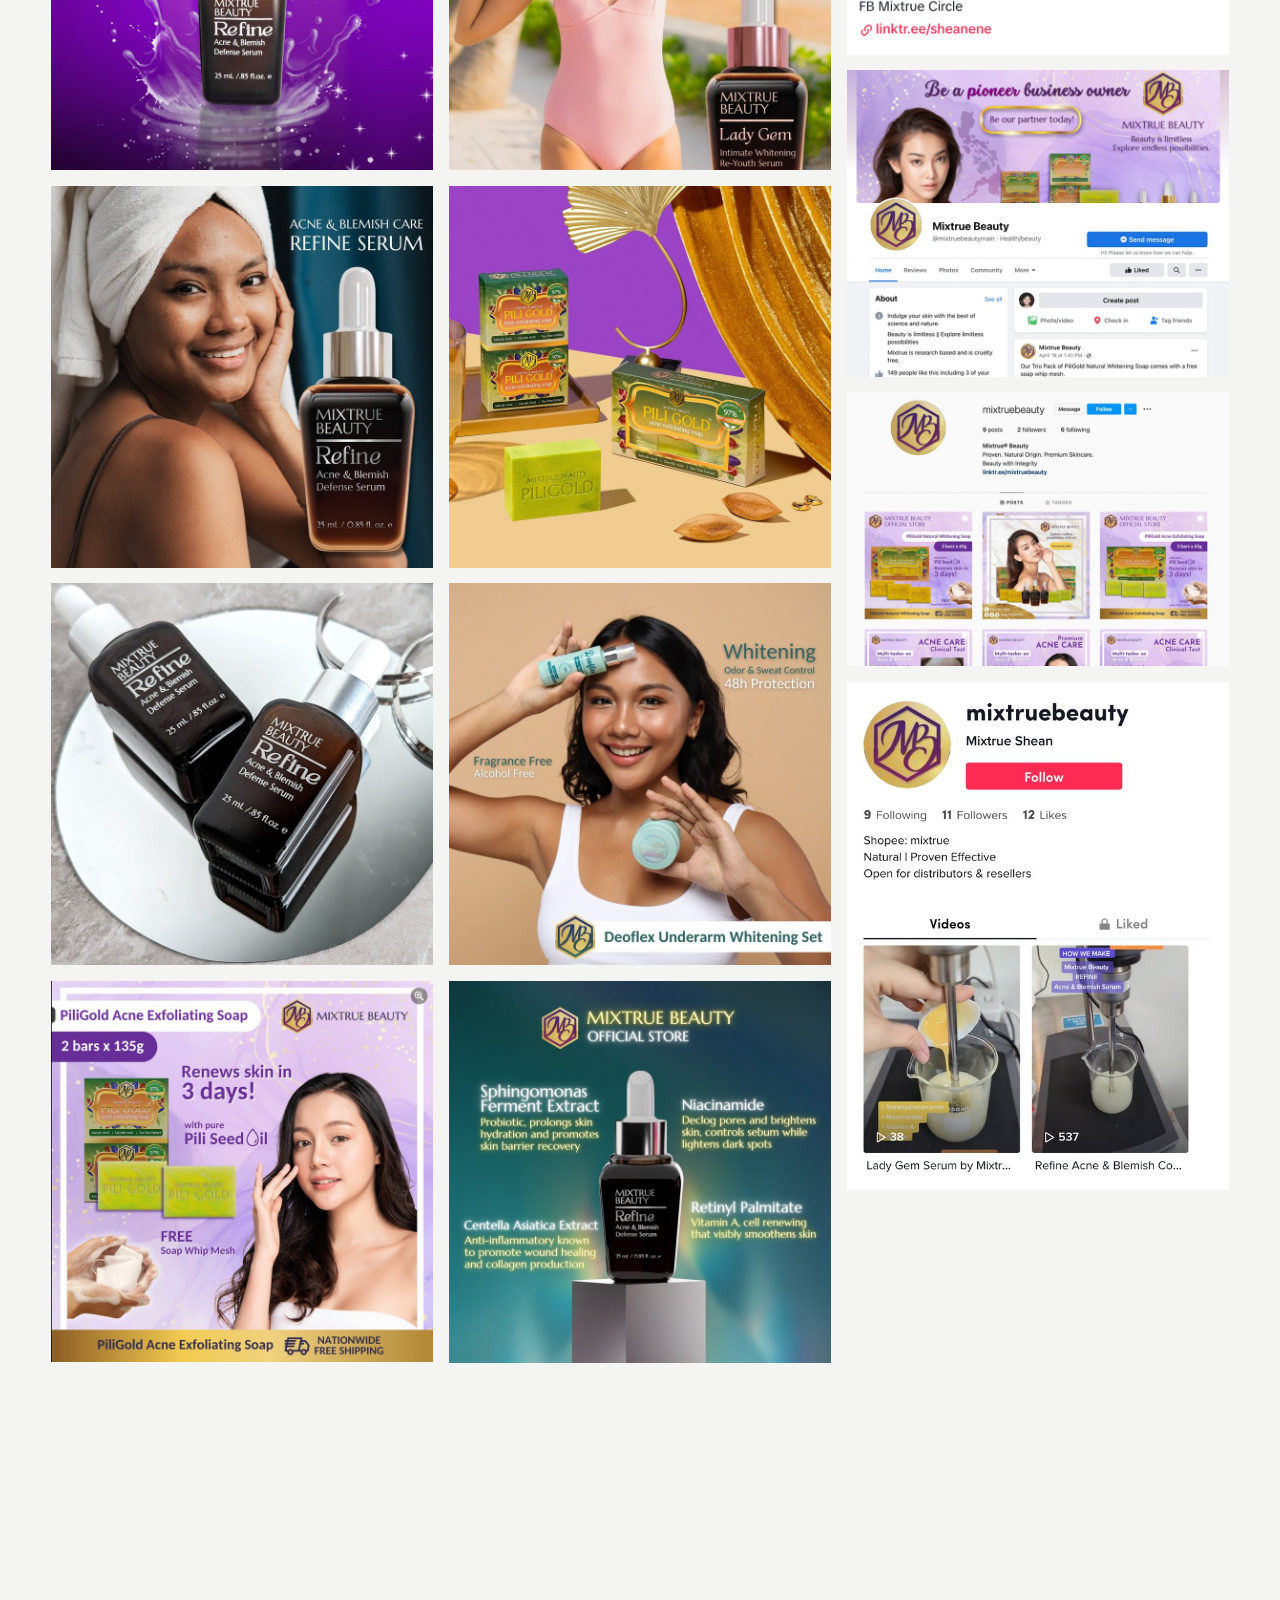
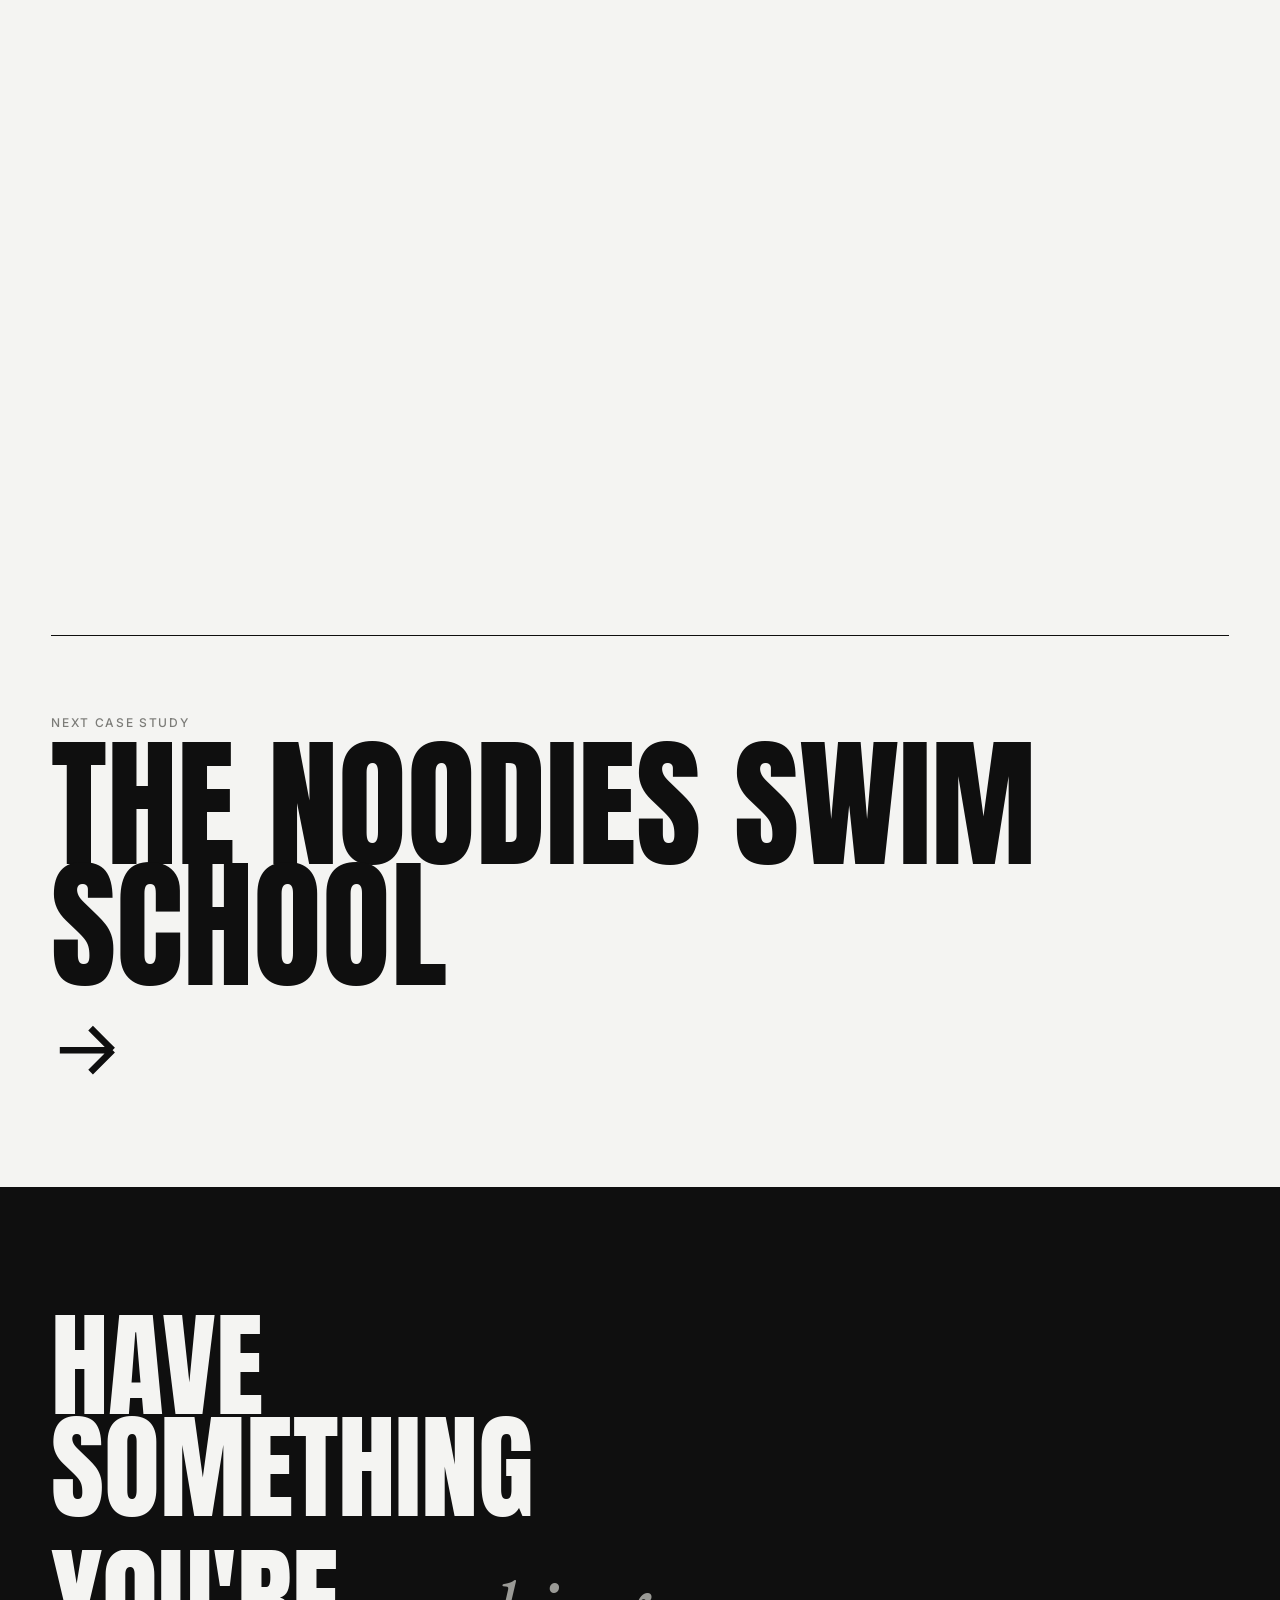
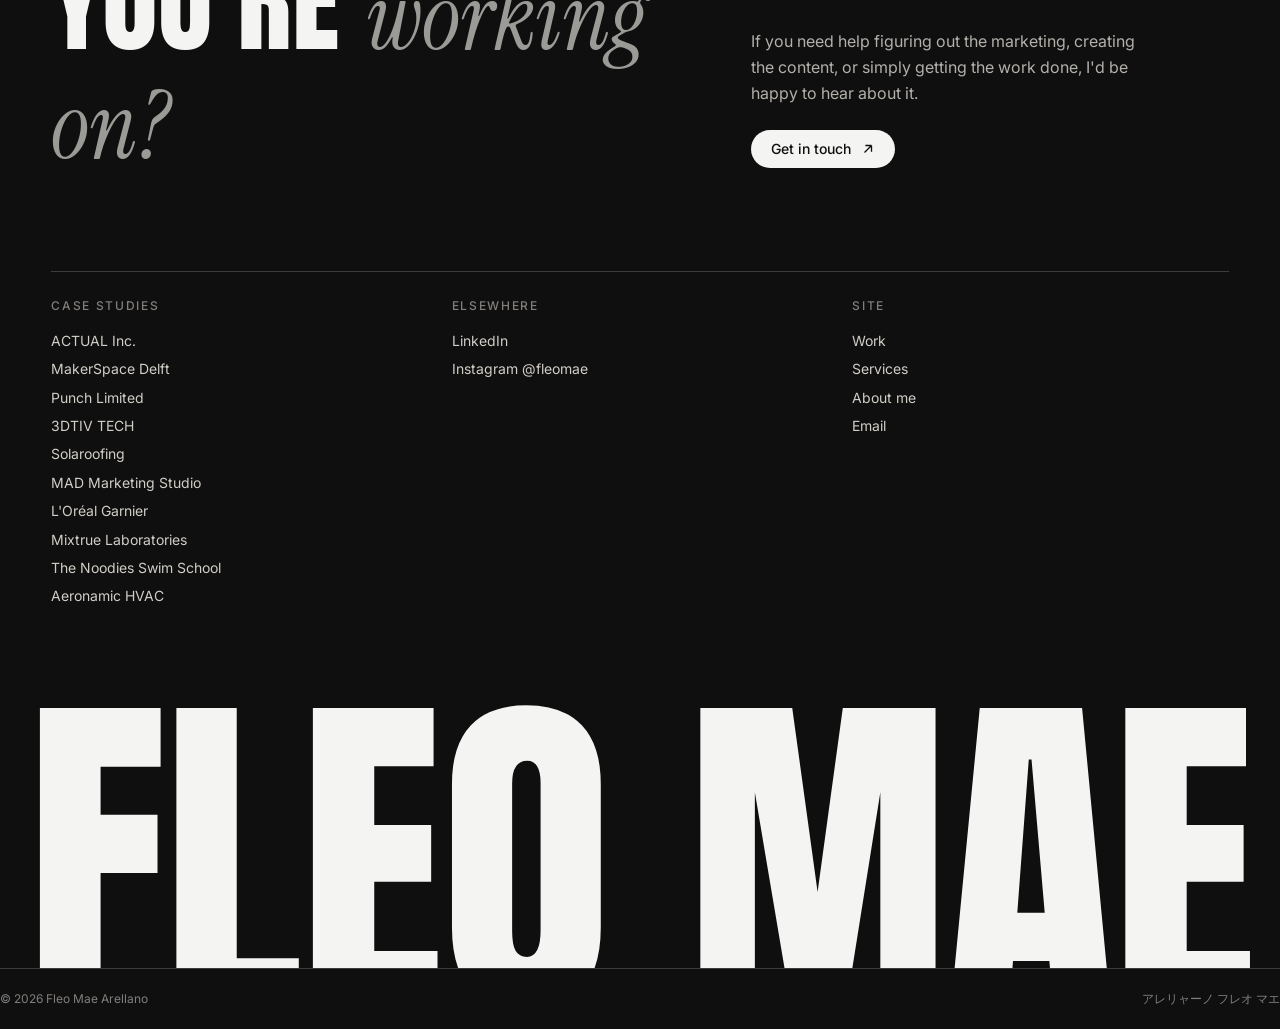
<file: work/mixtrue-laboratories.html>
<!doctype html>
<html lang="en">
<head>
<meta charset="utf-8">
<meta name="viewport" content="width=device-width, initial-scale=1">
<title>Mixtrue Laboratories | Fleo Mae</title>
<meta name="description" content="A local beauty and wellness manufacturer trying to stand out in a crowded skincare market. I took the role to go deeper into an industry I love.">
<meta property="og:title" content="Mixtrue Laboratories | Fleo Mae">
<meta property="og:description" content="A local beauty and wellness manufacturer trying to stand out in a crowded skincare market. I took the role to go deeper into an industry I love.">
<meta property="og:type" content="website">
<meta property="og:image" content="../assets/img/mixtrue-laboratories-9.jpg">
<meta name="theme-color" content="#f4f4f2">
<link rel="icon" href="../assets/img/favicon.svg" type="image/svg+xml">
<link rel="preconnect" href="https://fonts.googleapis.com">
<link rel="preconnect" href="https://fonts.gstatic.com" crossorigin>
<link href="https://fonts.googleapis.com/css2?family=Anton&family=Instrument+Serif:ital@0;1&family=Inter:wght@400;500;600&display=swap" rel="stylesheet">
<link rel="stylesheet" href="../assets/css/style.css">
</head>
<body>
<a class="skip" href="#main">Skip to content</a>
<header class="nav">
  <div class="wrap nav__inner">
    <a class="nav__brand" href="../">Fleo<span>Mae</span></a>
    <button class="nav__toggle" aria-label="Menu" aria-expanded="false"><span></span><span></span></button>
    <nav class="nav__links" aria-label="Primary">
      <a href="../index.html#work">Work</a>
      <a href="../index.html#services">Services</a>
      <a href="../about.html">About</a>
      <a class="btn" href="mailto:fleomae@gmail.com">Get in touch <svg viewBox="0 0 16 16" fill="none" aria-hidden="true"><path d="M4 12 12 4m0 0H5m7 0v7" stroke="currentColor" stroke-width="1.5"/></svg></a>
    </nav>
  </div>
</header>

<main id="main">
  <section class="cs-hero">
    <div class="wrap">
      <div class="cs-hero__top">
        <a class="cs-hero__back" href="../index.html#work"><span style="transform:scaleX(-1);display:inline-flex"><svg viewBox="0 0 16 16" fill="none" aria-hidden="true"><path d="M2 8h12m0 0L9 3m5 5-5 5" stroke="currentColor" stroke-width="1.5"/></svg></span> All work</a>
        <span class="label">08 / 10</span>
      </div>
      <p class="cs-hero__exp reveal-line"><span>Case study 08</span></p>
      <h1 class="cs-hero__title reveal-line"><span>Mixtrue Laboratories</span></h1>
      <div class="cs-meta reveal">
        <div><span class="label">Role</span>Social Media Manager &amp; Digital Marketing Consultant</div>
        <div><span class="label">When</span>2020 – 2023</div>
        <div><span class="label">Channels</span>TikTok, Instagram, Facebook, Shopee, Lazada</div>
        <div><span class="label">Where</span>Philippines</div>
      </div>
    </div>
    <div class="wrap">
      <div class="cs-cover cs-cover--grid reveal" style="--n:3"><img src="../assets/img/mixtrue-laboratories-9.jpg" alt="Mixtrue Laboratories"><img src="../assets/img/mixtrue-laboratories-16.jpg" alt="Mixtrue Laboratories"><img src="../assets/img/mixtrue-laboratories-12.jpg" alt="Mixtrue Laboratories"></div>
    </div>
  </section>

  <section class="wrap">
    <div class="cs-block">
      <h2 class="reveal"><span class="serif">(01)</span>The challenge</h2>
      <div class="cs-block__body reveal"><p class="lead">A local beauty and wellness manufacturer trying to stand out in a crowded skincare market. I took the role to go deeper into an industry I love.</p></div>
    </div>
    
    
    <div class="cs-block">
      <h2 class="reveal"><span class="serif">(02)</span>What I did</h2>
      <div class="cs-block__body reveal"><ul><li>Managed the brand&#x27;s TikTok, Instagram and Facebook, creating content that explained each product&#x27;s value.</li><li>Planned digital promotions and ran user-generated content campaigns.</li><li>Worked with influencers on honest product reviews to build trust.</li><li>Managed the Shopee and Lazada stores and raised product ratings.</li><li>Helped launch a TikTok brand for the founder, because people connect with a person more than a brand.</li><li>Applied what I learned at L&#x27;Oréal about diversity, brand integrity and consumer-first innovation.</li></ul></div>
    </div><div class="cs-block">
      <h2 class="reveal"><span class="serif">(03)</span>What happened</h2>
      <div class="cs-block__body"><div class="metrics"><div class="metric reveal metric--long"><div class="metric__num">0 → 130K+</div><div class="metric__txt">Organic TikTok followers</div></div><div class="metric reveal"><div class="metric__num">1.4M</div><div class="metric__txt">TikTok likes</div></div><div class="metric reveal"><div class="metric__num">4.8★</div><div class="metric__txt">Rating on e-commerce platforms</div></div></div><p class="reveal">The brand grew a lot during a period when shopping habits were changing quickly. We experimented with content, UGC, influencers and social commerce, and kept adjusting based on what people responded to.</p></div>
    </div><div class="cs-block">
      <h2 class="reveal"><span class="serif">(04)</span>What I took away</h2>
      <div class="cs-block__body reveal"><p>Patience, and reading the market the way you read a room.</p><aside class="funfact"><h3>Fun fact</h3><p>I tried every product in the range and even made my own custom soap for my skin.</p></aside></div>
    </div>
    
  </section>

  <div class="wrap"><div class="wall-head reveal"><h2><span class="serif">(Work)</span>The work itself</h2><span class="label">19 pieces</span></div></div>
  <div class="wrap"><div class="wall"><figure class="reveal"><img src="../assets/img/mixtrue-laboratories-9.jpg" alt="Mixtrue Laboratories" loading="lazy"></figure><figure class="reveal"><img src="../assets/img/mixtrue-laboratories-16.jpg" alt="Mixtrue Laboratories" loading="lazy"></figure><figure class="reveal"><img src="../assets/img/mixtrue-laboratories-12.jpg" alt="Mixtrue Laboratories" loading="lazy"></figure><figure class="reveal"><img src="../assets/img/mixtrue-laboratories-1.jpg" alt="Mixtrue Laboratories" loading="lazy"></figure><figure class="reveal"><img src="../assets/img/mixtrue-laboratories-14.jpg" alt="Mixtrue Laboratories" loading="lazy"></figure><figure class="reveal"><img src="../assets/img/mixtrue-laboratories-10.jpg" alt="Mixtrue Laboratories" loading="lazy"></figure><figure class="reveal"><img src="../assets/img/mixtrue-laboratories-11.jpg" alt="Mixtrue Laboratories" loading="lazy"></figure><figure class="reveal"><img src="../assets/img/mixtrue-laboratories-15.jpg" alt="Mixtrue Laboratories" loading="lazy"></figure><figure class="reveal"><img src="../assets/img/mixtrue-laboratories-17.jpg" alt="Mixtrue Laboratories" loading="lazy"></figure><figure class="reveal"><img src="../assets/img/mixtrue-laboratories-13.jpg" alt="Mixtrue Laboratories" loading="lazy"></figure><figure class="reveal"><img src="../assets/img/mixtrue-laboratories-19.jpg" alt="Mixtrue Laboratories" loading="lazy"></figure><figure class="reveal"><img src="../assets/img/mixtrue-laboratories-18.jpg" alt="Mixtrue Laboratories" loading="lazy"></figure><figure class="reveal"><img src="../assets/img/mixtrue-laboratories-5.jpg" alt="Mixtrue Laboratories" loading="lazy"></figure><figure class="reveal"><img src="../assets/img/mixtrue-laboratories-2.jpg" alt="Mixtrue Laboratories" loading="lazy"></figure><figure class="reveal"><img src="../assets/img/mixtrue-laboratories-3.jpg" alt="Mixtrue Laboratories" loading="lazy"></figure><figure class="reveal"><img src="../assets/img/mixtrue-laboratories-4.jpg" alt="Mixtrue Laboratories" loading="lazy"></figure><figure class="reveal"><img src="../assets/img/mixtrue-laboratories-6.jpg" alt="Mixtrue Laboratories" loading="lazy"></figure><figure class="reveal"><img src="../assets/img/mixtrue-laboratories-7.jpg" alt="Mixtrue Laboratories" loading="lazy"></figure><figure class="reveal"><img src="../assets/img/mixtrue-laboratories-8.jpg" alt="Mixtrue Laboratories" loading="lazy"></figure></div></div>

  <div class="wrap">
    <a class="next" href="the-noodies-swim-school.html">
      <span class="label">Next case study</span>
      <span class="next__title">The Noodies Swim School <svg viewBox="0 0 16 16" fill="none" aria-hidden="true"><path d="M2 8h12m0 0L9 3m5 5-5 5" stroke="currentColor" stroke-width="1.5"/></svg></span>
    </a>
  </div>
</main>
<footer class="footer" id="contact">
  <div class="wrap">
    <div class="footer__cta">
      <h2 class="reveal-line"><span>Have something</span></h2>
      <div class="footer__spacer"></div>
      <h2 class="reveal-line"><span>you're <span class="serif">working on?</span></span></h2>
      <div class="reveal">
        <p>If you need help figuring out the marketing, creating the content, or simply getting the work done, I&#x27;d be happy to hear about it.</p>
        <a class="btn" href="mailto:fleomae@gmail.com">Get in touch <svg viewBox="0 0 16 16" fill="none" aria-hidden="true"><path d="M4 12 12 4m0 0H5m7 0v7" stroke="currentColor" stroke-width="1.5"/></svg></a>
      </div>
    </div>
    <div class="footer__cols">
      <div>
        <span class="label">Case studies</span>
        <a href="../work/actual-inc.html">ACTUAL Inc.</a>
        <a href="../work/makerspace-delft.html">MakerSpace Delft</a>
        <a href="../work/punch-limited.html">Punch Limited</a>
        <a href="../work/3dtiv-tech.html">3DTIV TECH</a>
        <a href="../work/solaroofing.html">Solaroofing</a>
        <a href="../work/mad-marketing.html">MAD Marketing Studio</a>
        <a href="../work/loreal-garnier.html">L&#x27;Oréal Garnier</a>
        <a href="../work/mixtrue-laboratories.html">Mixtrue Laboratories</a>
        <a href="../work/the-noodies-swim-school.html">The Noodies Swim School</a>
        <a href="../work/aeronamic-hvac.html">Aeronamic HVAC</a>
      </div>
      <div>
        <span class="label">Elsewhere</span>
        <a href="https://www.linkedin.com/in/fleomae/" target="_blank" rel="noopener">LinkedIn</a>
        <a href="https://www.instagram.com/fleomae/" target="_blank" rel="noopener">Instagram @fleomae</a>
      </div>
      <div>
        <span class="label">Site</span>
        <a href="../index.html#work">Work</a>
        <a href="../index.html#services">Services</a>
        <a href="../about.html">About me</a>
        <a href="mailto:fleomae@gmail.com">Email</a>
      </div>
    </div>
  </div>
  <div class="footer__giant" aria-hidden="true" data-fit="1">Fleo Mae</div>
  <div class="footer__bar wrap">
    <span>© <span data-year>2026</span> Fleo Mae Arellano</span>
    <span>アレリャーノ フレオ マエ</span>
  </div>
</footer>
<script src="../assets/js/main.js"></script>
</body>
</html>
</file>
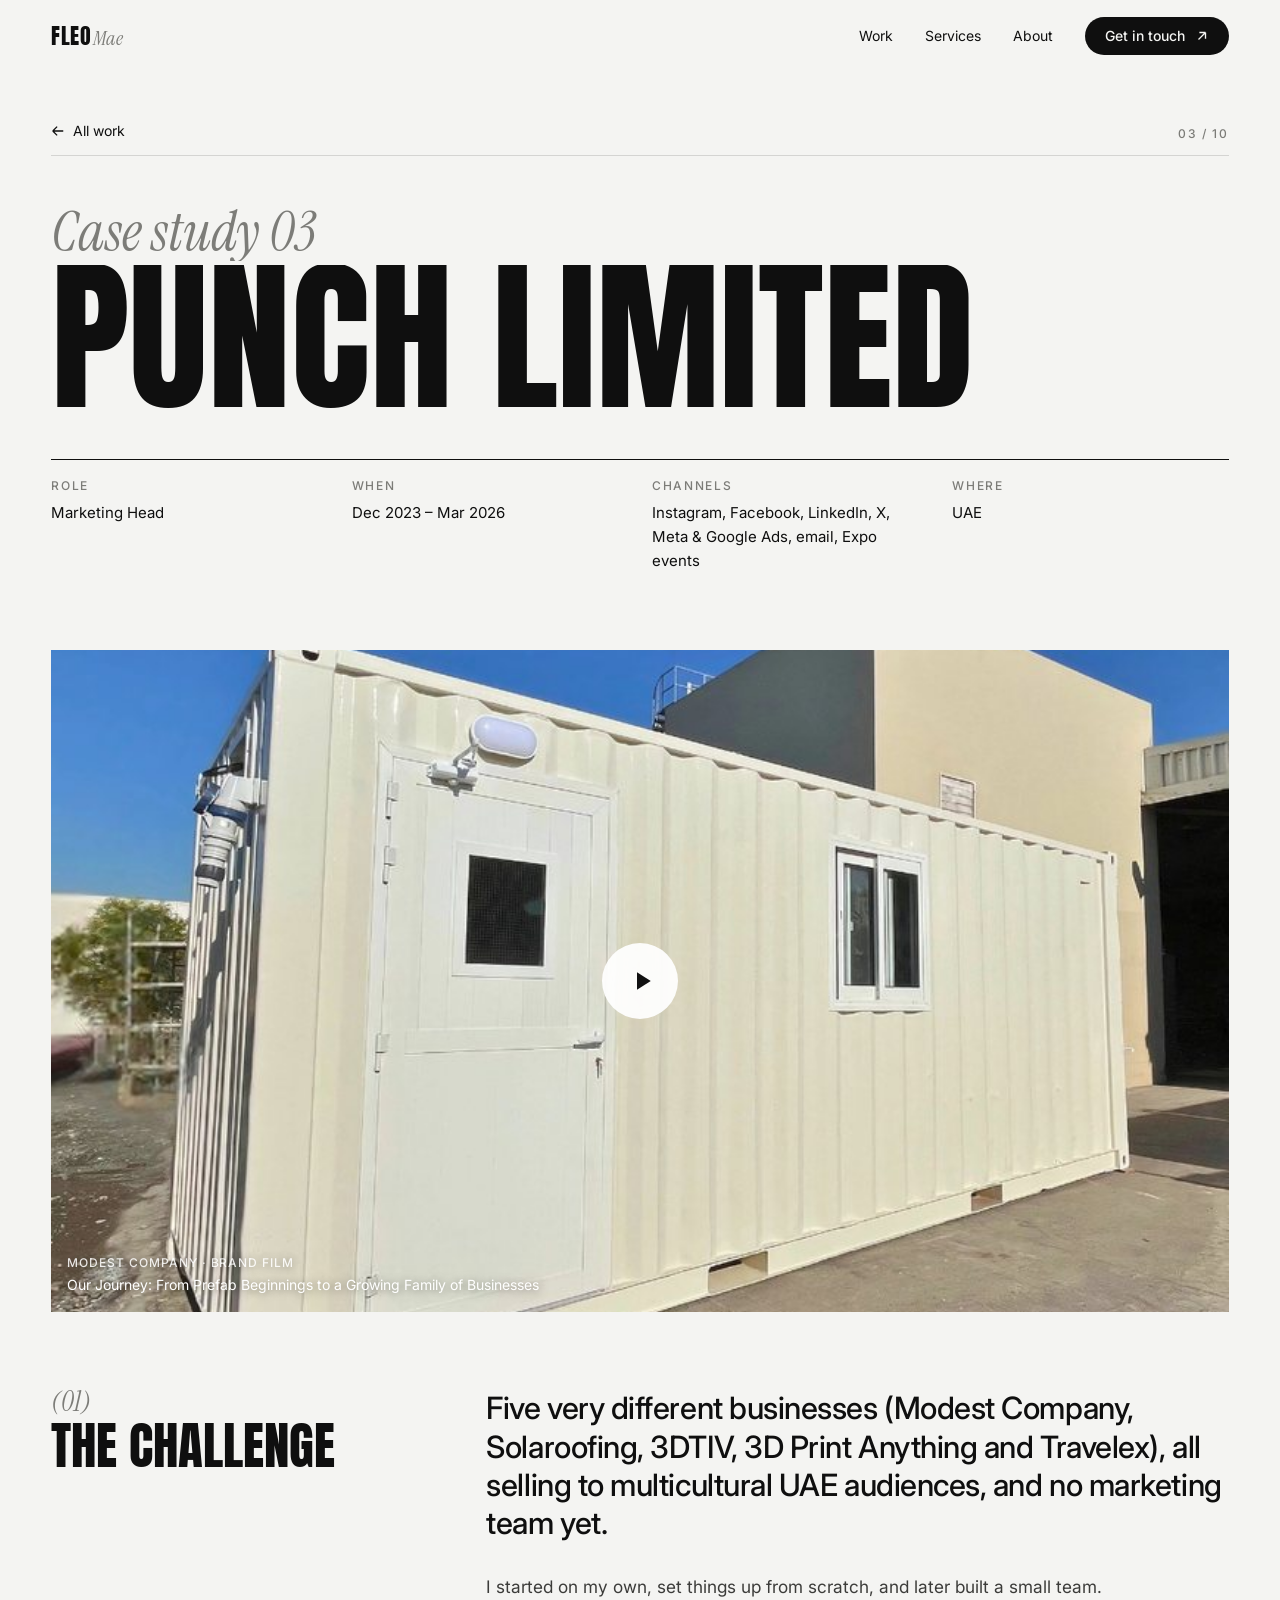
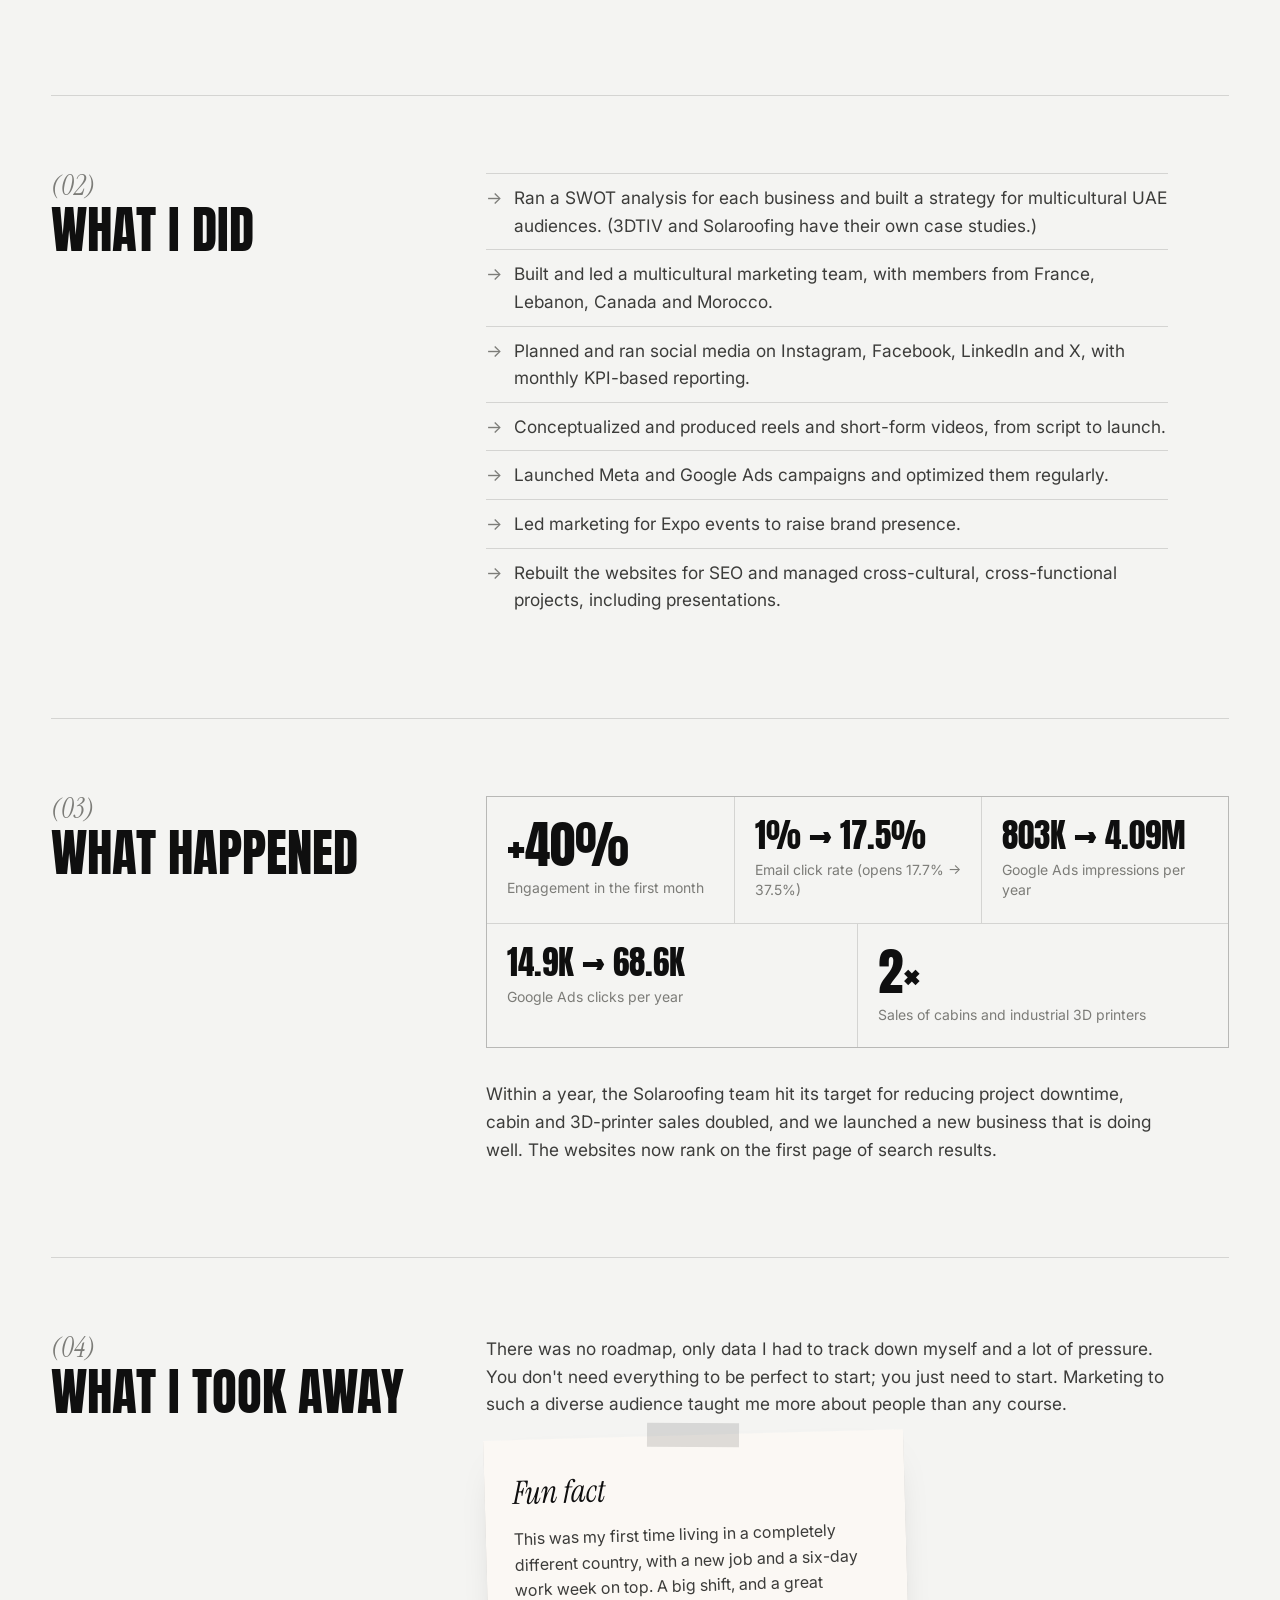
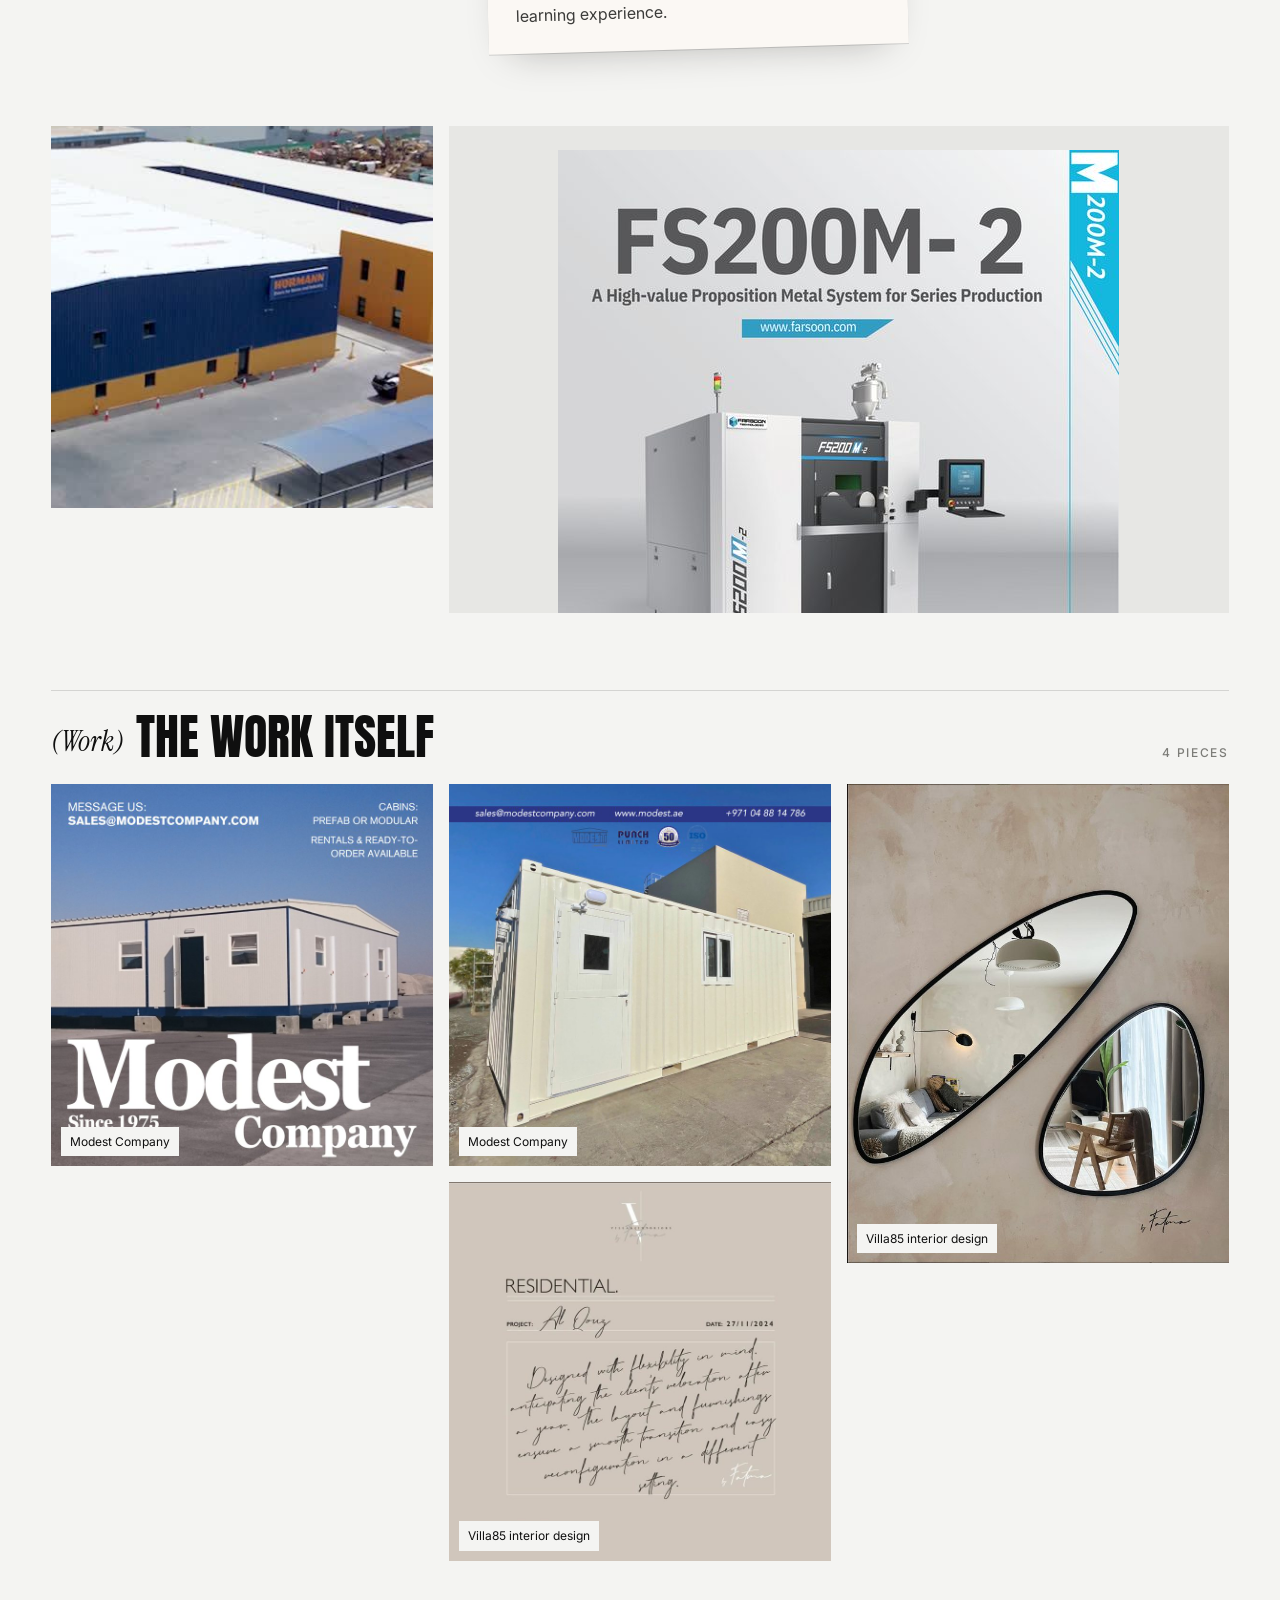
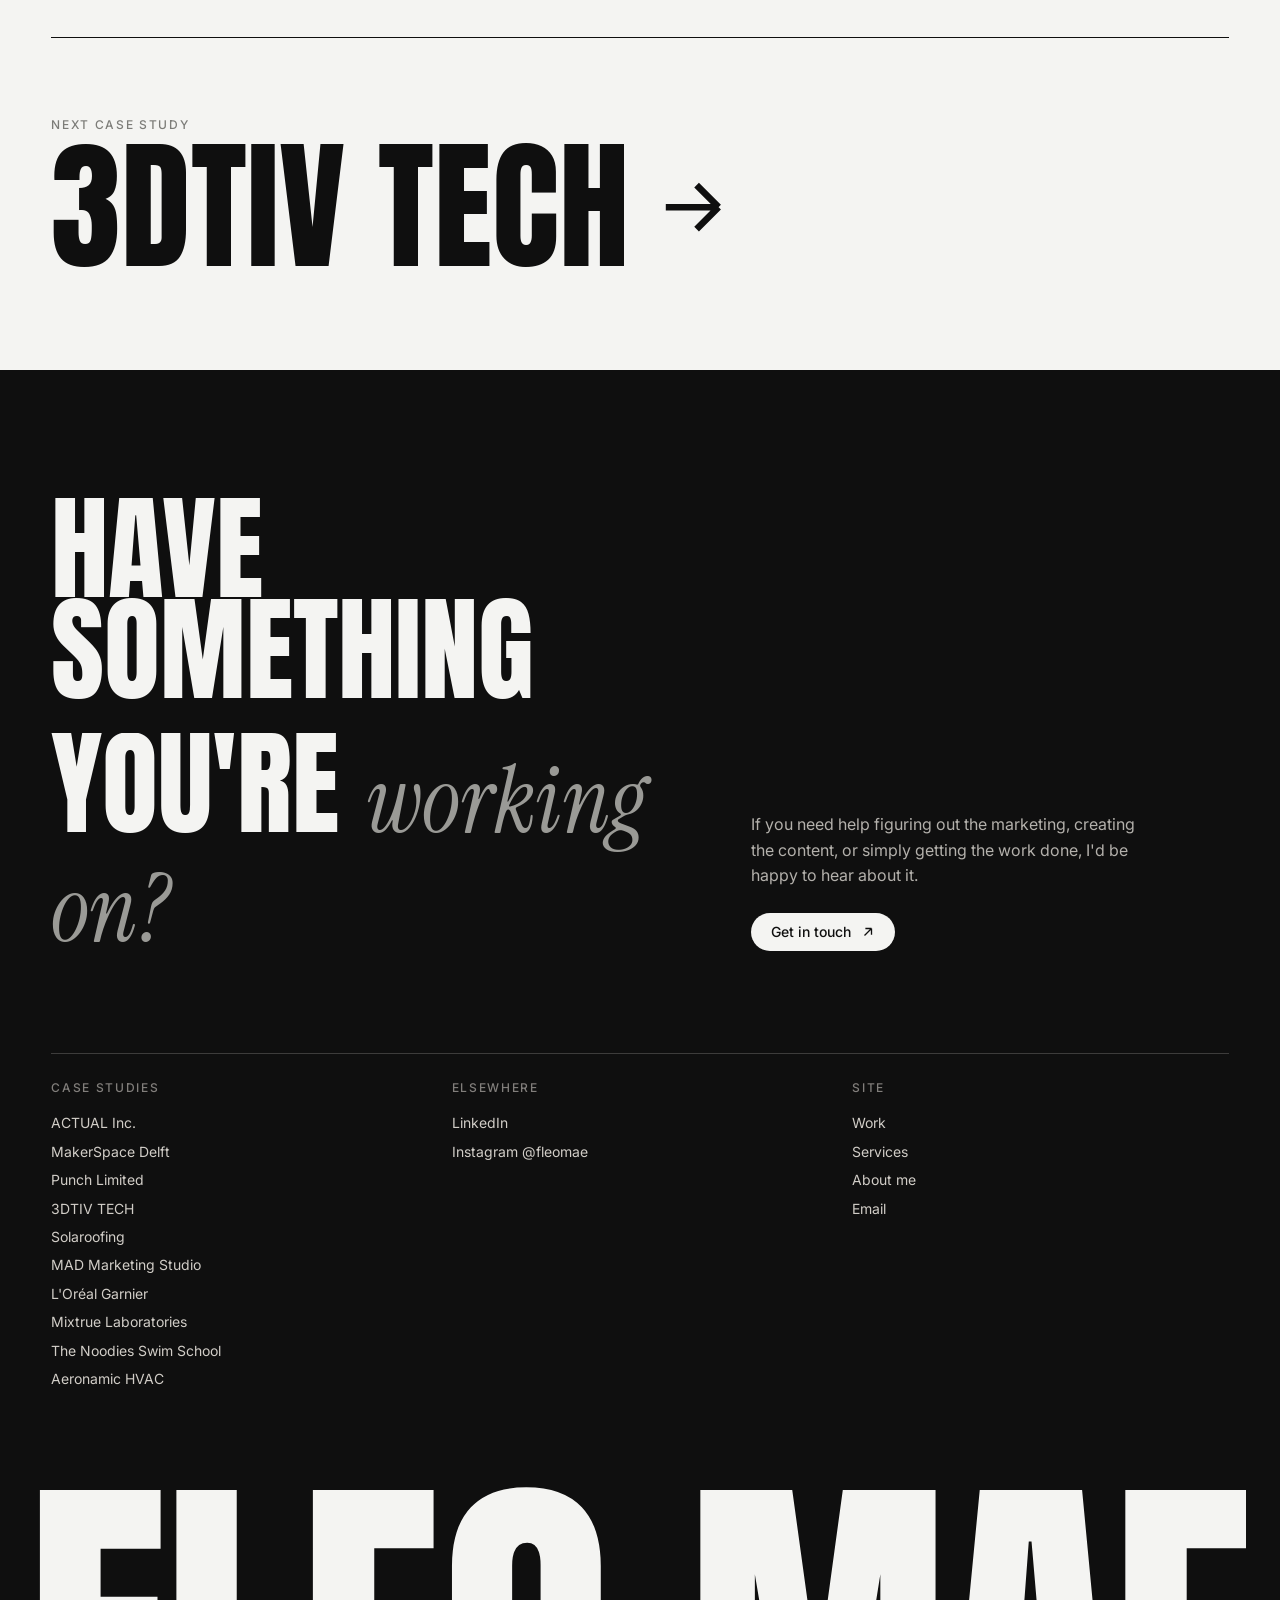
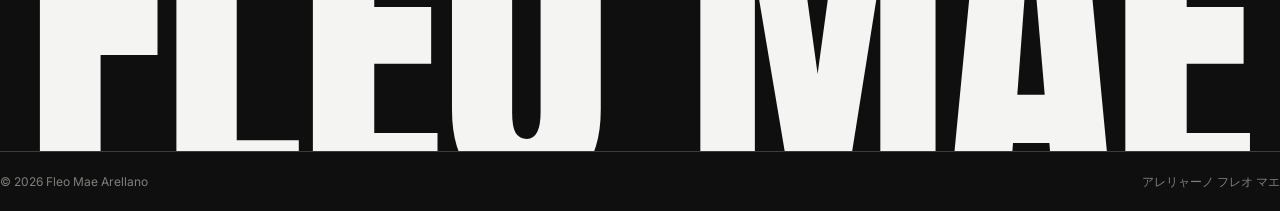
<file: work/punch-limited.html>
<!doctype html>
<html lang="en">
<head>
<meta charset="utf-8">
<meta name="viewport" content="width=device-width, initial-scale=1">
<title>Punch Limited | Fleo Mae</title>
<meta name="description" content="Five very different businesses (Modest Company, Solaroofing, 3DTIV, 3D Print Anything and Travelex), all selling to multicultural UAE audiences, and no marketing team yet.">
<meta property="og:title" content="Punch Limited | Fleo Mae">
<meta property="og:description" content="Five very different businesses (Modest Company, Solaroofing, 3DTIV, 3D Print Anything and Travelex), all selling to multicultural UAE audiences, and no marketing team yet.">
<meta property="og:type" content="website">
<meta property="og:image" content="../assets/img/punch-3.jpg">
<meta name="theme-color" content="#f4f4f2">
<link rel="icon" href="../assets/img/favicon.svg" type="image/svg+xml">
<link rel="preconnect" href="https://fonts.googleapis.com">
<link rel="preconnect" href="https://fonts.gstatic.com" crossorigin>
<link href="https://fonts.googleapis.com/css2?family=Anton&family=Instrument+Serif:ital@0;1&family=Inter:wght@400;500;600&display=swap" rel="stylesheet">
<link rel="stylesheet" href="../assets/css/style.css">
</head>
<body>
<a class="skip" href="#main">Skip to content</a>
<header class="nav">
  <div class="wrap nav__inner">
    <a class="nav__brand" href="../">Fleo<span>Mae</span></a>
    <button class="nav__toggle" aria-label="Menu" aria-expanded="false"><span></span><span></span></button>
    <nav class="nav__links" aria-label="Primary">
      <a href="../index.html#work">Work</a>
      <a href="../index.html#services">Services</a>
      <a href="../about.html">About</a>
      <a class="btn" href="mailto:fleomae@gmail.com">Get in touch <svg viewBox="0 0 16 16" fill="none" aria-hidden="true"><path d="M4 12 12 4m0 0H5m7 0v7" stroke="currentColor" stroke-width="1.5"/></svg></a>
    </nav>
  </div>
</header>

<main id="main">
  <section class="cs-hero">
    <div class="wrap">
      <div class="cs-hero__top">
        <a class="cs-hero__back" href="../index.html#work"><span style="transform:scaleX(-1);display:inline-flex"><svg viewBox="0 0 16 16" fill="none" aria-hidden="true"><path d="M2 8h12m0 0L9 3m5 5-5 5" stroke="currentColor" stroke-width="1.5"/></svg></span> All work</a>
        <span class="label">03 / 10</span>
      </div>
      <p class="cs-hero__exp reveal-line"><span>Case study 03</span></p>
      <h1 class="cs-hero__title reveal-line"><span>Punch Limited</span></h1>
      <div class="cs-meta reveal">
        <div><span class="label">Role</span>Marketing Head</div>
        <div><span class="label">When</span>Dec 2023 – Mar 2026</div>
        <div><span class="label">Channels</span>Instagram, Facebook, LinkedIn, X, Meta &amp; Google Ads, email, Expo events</div>
        <div><span class="label">Where</span>UAE</div>
      </div>
    </div>
    <div class="wrap">
      <div class="cs-cover cs-cover--video reveal"><a class="video" href="https://youtu.be/zq84HnvJMu0" target="_blank" rel="noopener" data-yt="zq84HnvJMu0"><img src="../assets/img/modest-company-7-1.jpg" data-fallback="../assets/img/punch-3.jpg" alt="Our Journey: From Prefab Beginnings to a Growing Family of Businesses"><span class="video__play" aria-hidden="true"><svg viewBox="0 0 24 24"><path d="M8 5v14l11-7z" fill="currentColor"/></svg></span><span class="video__cap"><b>Modest Company · brand film</b>Our Journey: From Prefab Beginnings to a Growing Family of Businesses</span></a></div>
    </div>
  </section>

  <section class="wrap">
    <div class="cs-block">
      <h2 class="reveal"><span class="serif">(01)</span>The challenge</h2>
      <div class="cs-block__body reveal"><p class="lead">Five very different businesses (Modest Company, Solaroofing, 3DTIV, 3D Print Anything and Travelex), all selling to multicultural UAE audiences, and no marketing team yet.</p><p>I started on my own, set things up from scratch, and later built a small team.</p></div>
    </div>
    
    
    <div class="cs-block">
      <h2 class="reveal"><span class="serif">(02)</span>What I did</h2>
      <div class="cs-block__body reveal"><ul><li>Ran a SWOT analysis for each business and built a strategy for multicultural UAE audiences. (3DTIV and Solaroofing have their own case studies.)</li><li>Built and led a multicultural marketing team, with members from France, Lebanon, Canada and Morocco.</li><li>Planned and ran social media on Instagram, Facebook, LinkedIn and X, with monthly KPI-based reporting.</li><li>Conceptualized and produced reels and short-form videos, from script to launch.</li><li>Launched Meta and Google Ads campaigns and optimized them regularly.</li><li>Led marketing for Expo events to raise brand presence.</li><li>Rebuilt the websites for SEO and managed cross-cultural, cross-functional projects, including presentations.</li></ul></div>
    </div><div class="cs-block">
      <h2 class="reveal"><span class="serif">(03)</span>What happened</h2>
      <div class="cs-block__body"><div class="metrics"><div class="metric reveal"><div class="metric__num">+40%</div><div class="metric__txt">Engagement in the first month</div></div><div class="metric reveal metric--long"><div class="metric__num">1% → 17.5%</div><div class="metric__txt">Email click rate (opens 17.7% → 37.5%)</div></div><div class="metric reveal metric--long"><div class="metric__num">803K → 4.09M</div><div class="metric__txt">Google Ads impressions per year</div></div><div class="metric reveal metric--long"><div class="metric__num">14.9K → 68.6K</div><div class="metric__txt">Google Ads clicks per year</div></div><div class="metric reveal"><div class="metric__num">2×</div><div class="metric__txt">Sales of cabins and industrial 3D printers</div></div></div><p class="reveal">Within a year, the Solaroofing team hit its target for reducing project downtime, cabin and 3D-printer sales doubled, and we launched a new business that is doing well. The websites now rank on the first page of search results.</p></div>
    </div><div class="cs-block">
      <h2 class="reveal"><span class="serif">(04)</span>What I took away</h2>
      <div class="cs-block__body reveal"><p>There was no roadmap, only data I had to track down myself and a lot of pressure. You don&#x27;t need everything to be perfect to start; you just need to start. Marketing to such a diverse audience taught me more about people than any course.</p><aside class="funfact"><h3>Fun fact</h3><p>This was my first time living in a completely different country, with a new job and a six-day work week on top. A big shift, and a great learning experience.</p></aside></div>
    </div>
    
  </section>

  <div class="wrap gallery"><figure class="g-4  reveal"><img src="../assets/img/punch-1.jpg" alt="Punch Limited" loading="lazy"></figure><figure class="g-8 contain reveal"><img src="../assets/img/punch-2.jpg" alt="Punch Limited" loading="lazy"></figure></div><div class="wrap"><div class="wall-head reveal"><h2><span class="serif">(Work)</span>The work itself</h2><span class="label">4 pieces</span></div></div>
  <div class="wrap"><div class="wall"><figure class="reveal"><img src="../assets/img/modest-company-60-1.jpg" alt="Modest Company" loading="lazy"><figcaption>Modest Company</figcaption></figure><figure class="reveal"><img src="../assets/img/modest-company-7-1.jpg" alt="Modest Company" loading="lazy"><figcaption>Modest Company</figcaption></figure><figure class="reveal"><img src="../assets/img/punch-villa85-interior-design-1.jpg" alt="Villa85 interior design" loading="lazy"><figcaption>Villa85 interior design</figcaption></figure><figure class="reveal"><img src="../assets/img/punch-villa85-interior-design-2.jpg" alt="Villa85 interior design" loading="lazy"><figcaption>Villa85 interior design</figcaption></figure></div></div>

  <div class="wrap">
    <a class="next" href="3dtiv-tech.html">
      <span class="label">Next case study</span>
      <span class="next__title">3DTIV TECH <svg viewBox="0 0 16 16" fill="none" aria-hidden="true"><path d="M2 8h12m0 0L9 3m5 5-5 5" stroke="currentColor" stroke-width="1.5"/></svg></span>
    </a>
  </div>
</main>
<footer class="footer" id="contact">
  <div class="wrap">
    <div class="footer__cta">
      <h2 class="reveal-line"><span>Have something</span></h2>
      <div class="footer__spacer"></div>
      <h2 class="reveal-line"><span>you're <span class="serif">working on?</span></span></h2>
      <div class="reveal">
        <p>If you need help figuring out the marketing, creating the content, or simply getting the work done, I&#x27;d be happy to hear about it.</p>
        <a class="btn" href="mailto:fleomae@gmail.com">Get in touch <svg viewBox="0 0 16 16" fill="none" aria-hidden="true"><path d="M4 12 12 4m0 0H5m7 0v7" stroke="currentColor" stroke-width="1.5"/></svg></a>
      </div>
    </div>
    <div class="footer__cols">
      <div>
        <span class="label">Case studies</span>
        <a href="../work/actual-inc.html">ACTUAL Inc.</a>
        <a href="../work/makerspace-delft.html">MakerSpace Delft</a>
        <a href="../work/punch-limited.html">Punch Limited</a>
        <a href="../work/3dtiv-tech.html">3DTIV TECH</a>
        <a href="../work/solaroofing.html">Solaroofing</a>
        <a href="../work/mad-marketing.html">MAD Marketing Studio</a>
        <a href="../work/loreal-garnier.html">L&#x27;Oréal Garnier</a>
        <a href="../work/mixtrue-laboratories.html">Mixtrue Laboratories</a>
        <a href="../work/the-noodies-swim-school.html">The Noodies Swim School</a>
        <a href="../work/aeronamic-hvac.html">Aeronamic HVAC</a>
      </div>
      <div>
        <span class="label">Elsewhere</span>
        <a href="https://www.linkedin.com/in/fleomae/" target="_blank" rel="noopener">LinkedIn</a>
        <a href="https://www.instagram.com/fleomae/" target="_blank" rel="noopener">Instagram @fleomae</a>
      </div>
      <div>
        <span class="label">Site</span>
        <a href="../index.html#work">Work</a>
        <a href="../index.html#services">Services</a>
        <a href="../about.html">About me</a>
        <a href="mailto:fleomae@gmail.com">Email</a>
      </div>
    </div>
  </div>
  <div class="footer__giant" aria-hidden="true" data-fit="1">Fleo Mae</div>
  <div class="footer__bar wrap">
    <span>© <span data-year>2026</span> Fleo Mae Arellano</span>
    <span>アレリャーノ フレオ マエ</span>
  </div>
</footer>
<script src="../assets/js/main.js"></script>
</body>
</html>
</file>
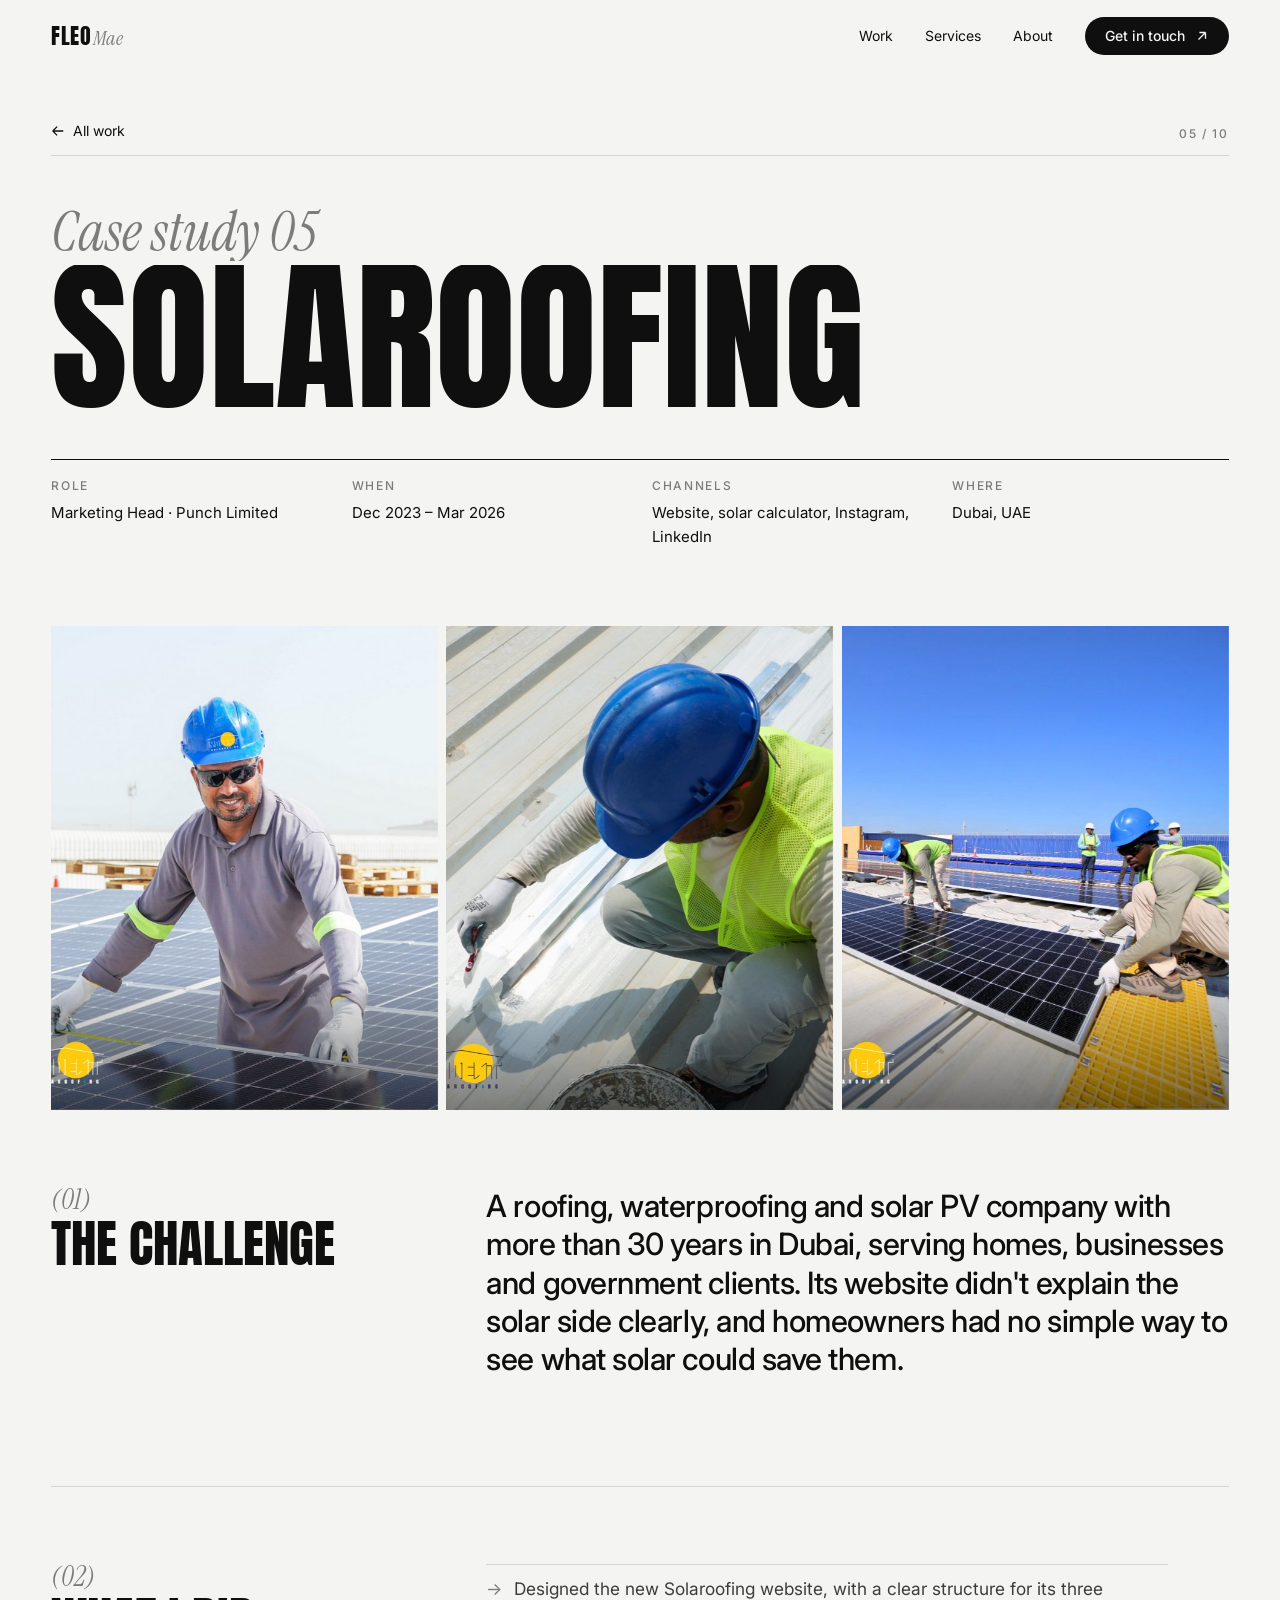
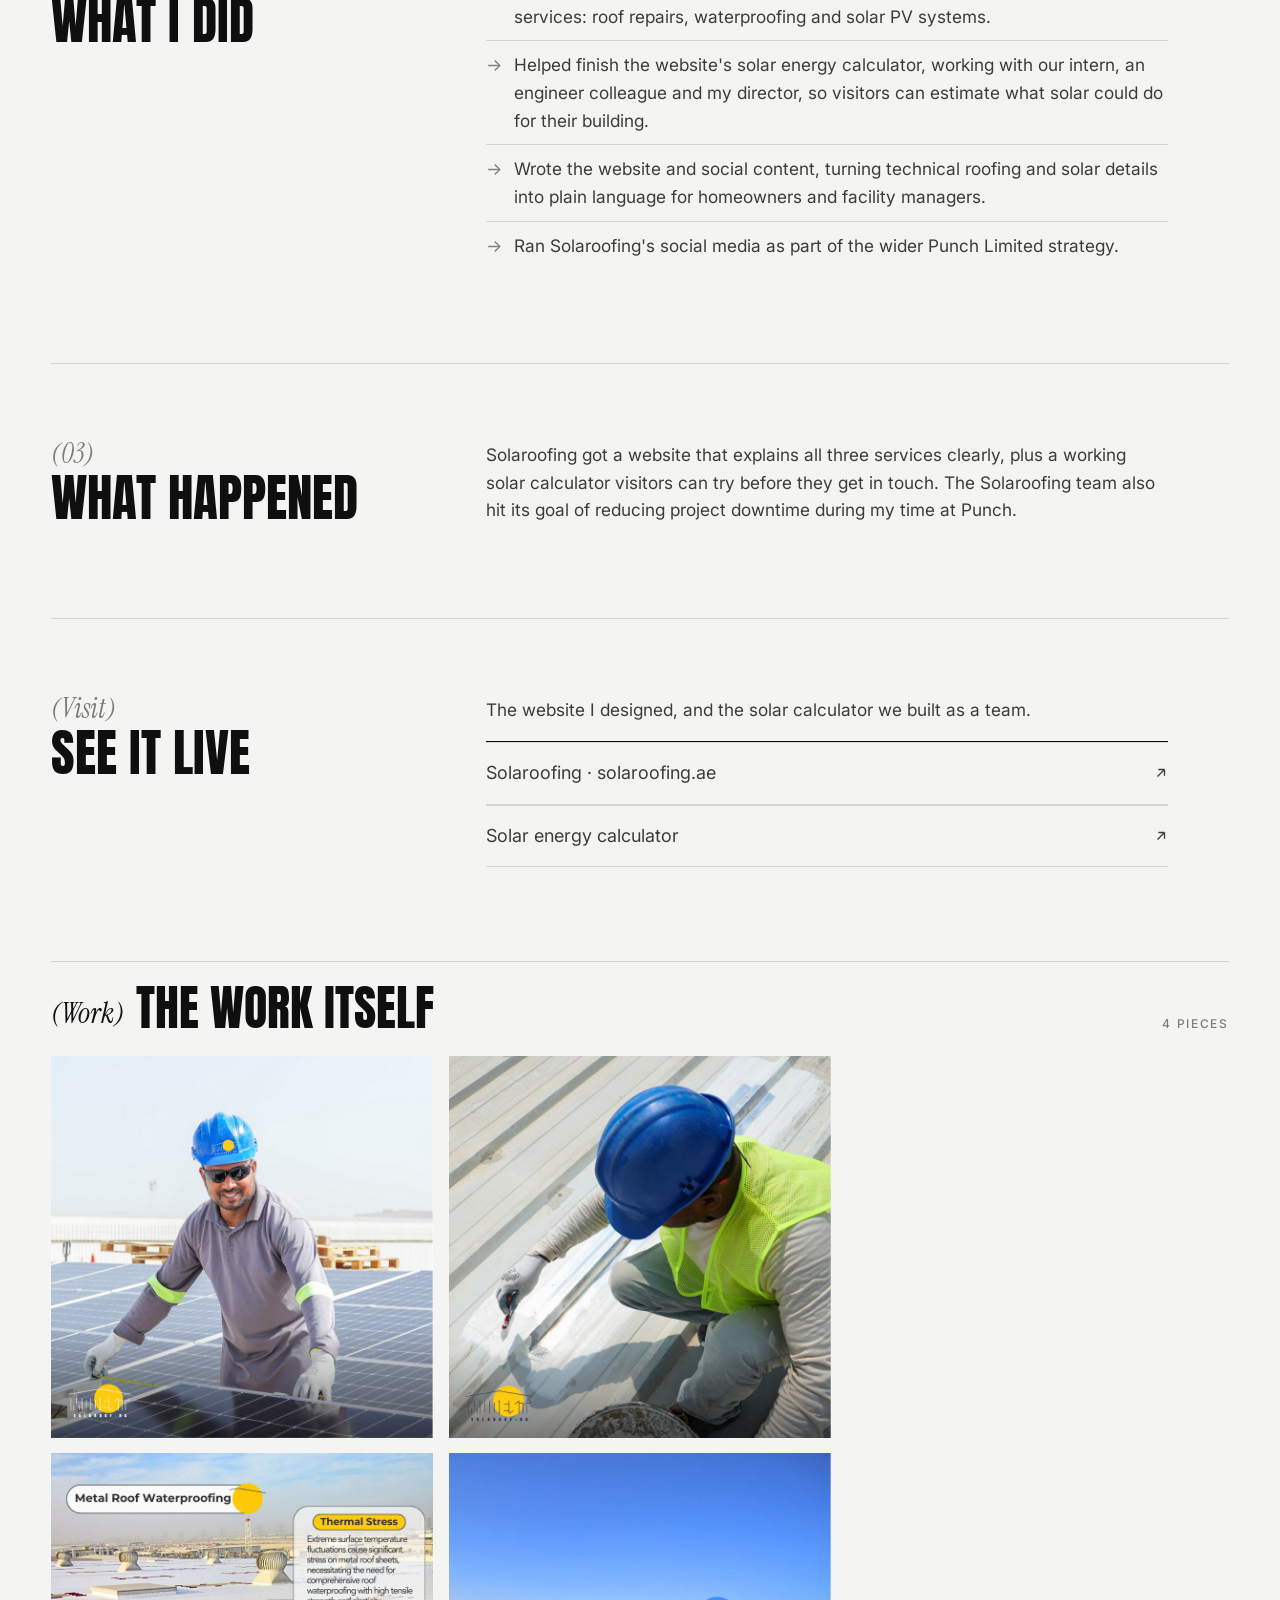
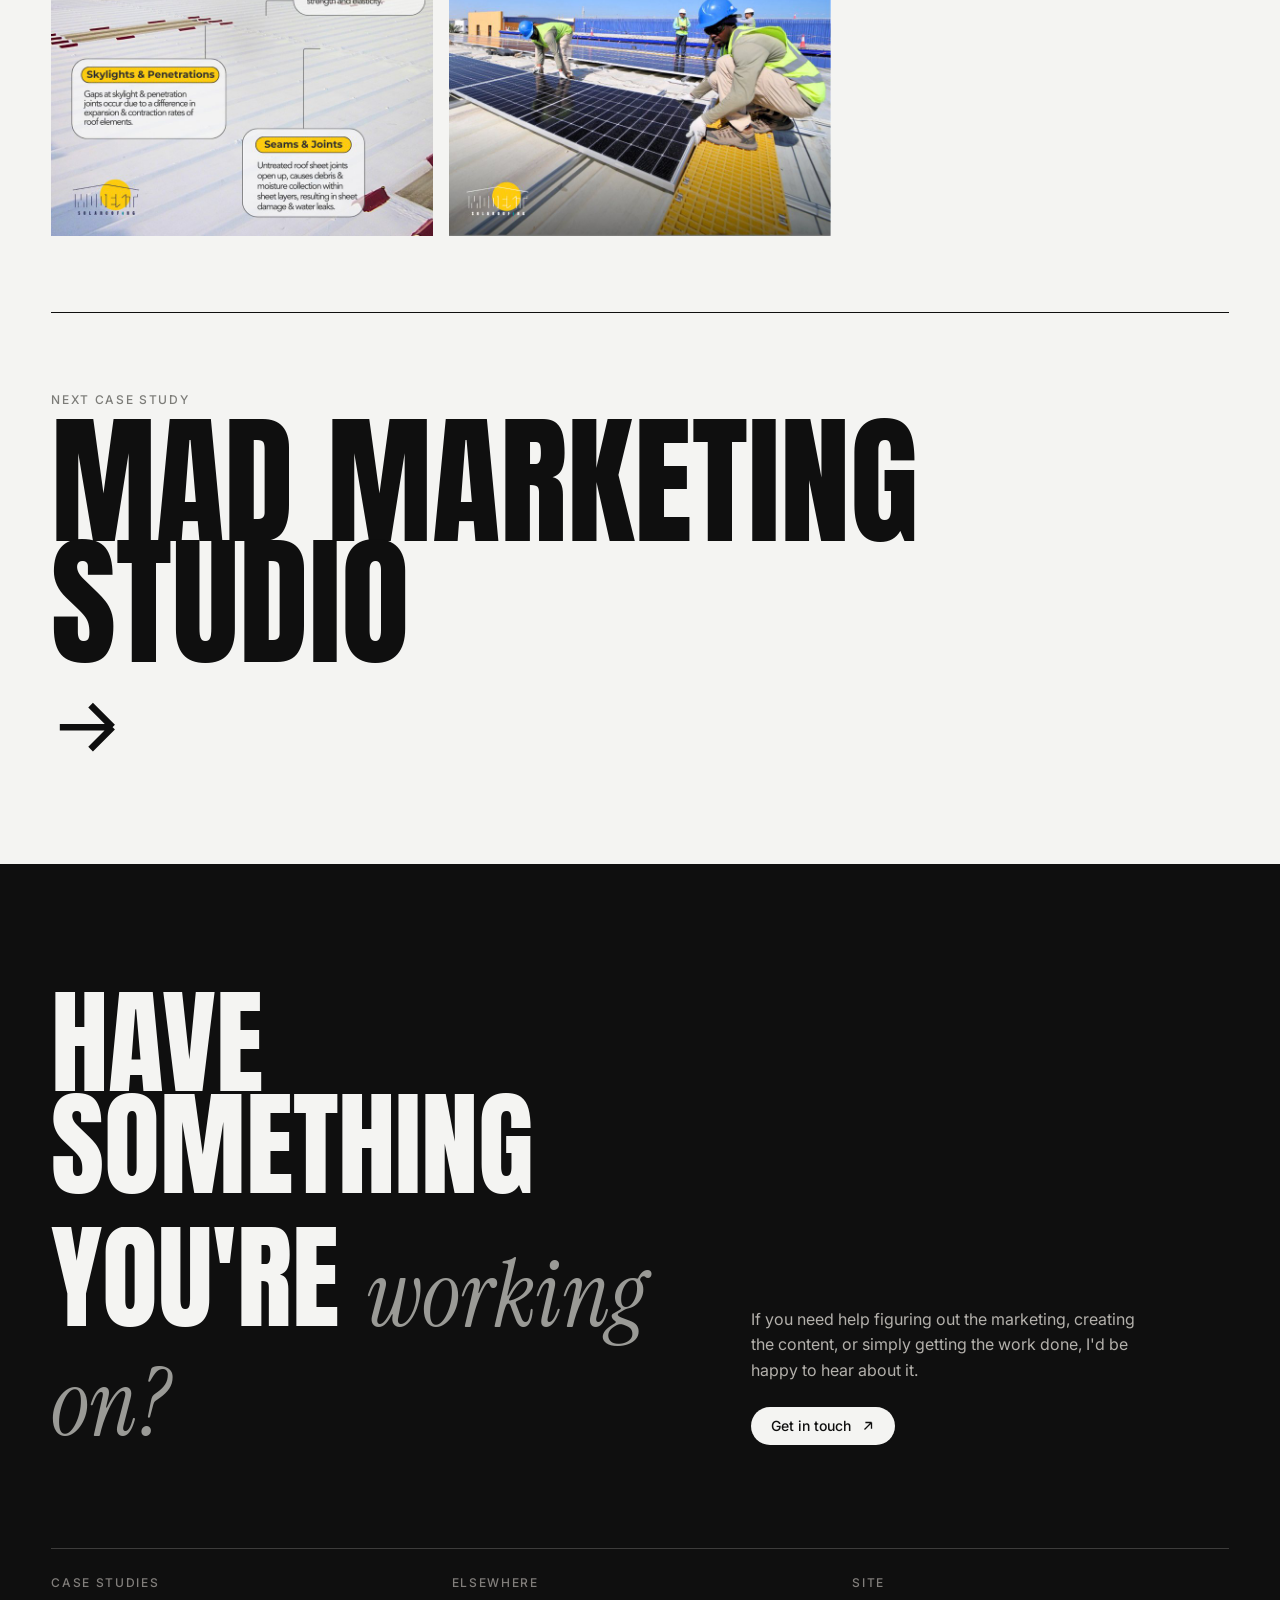
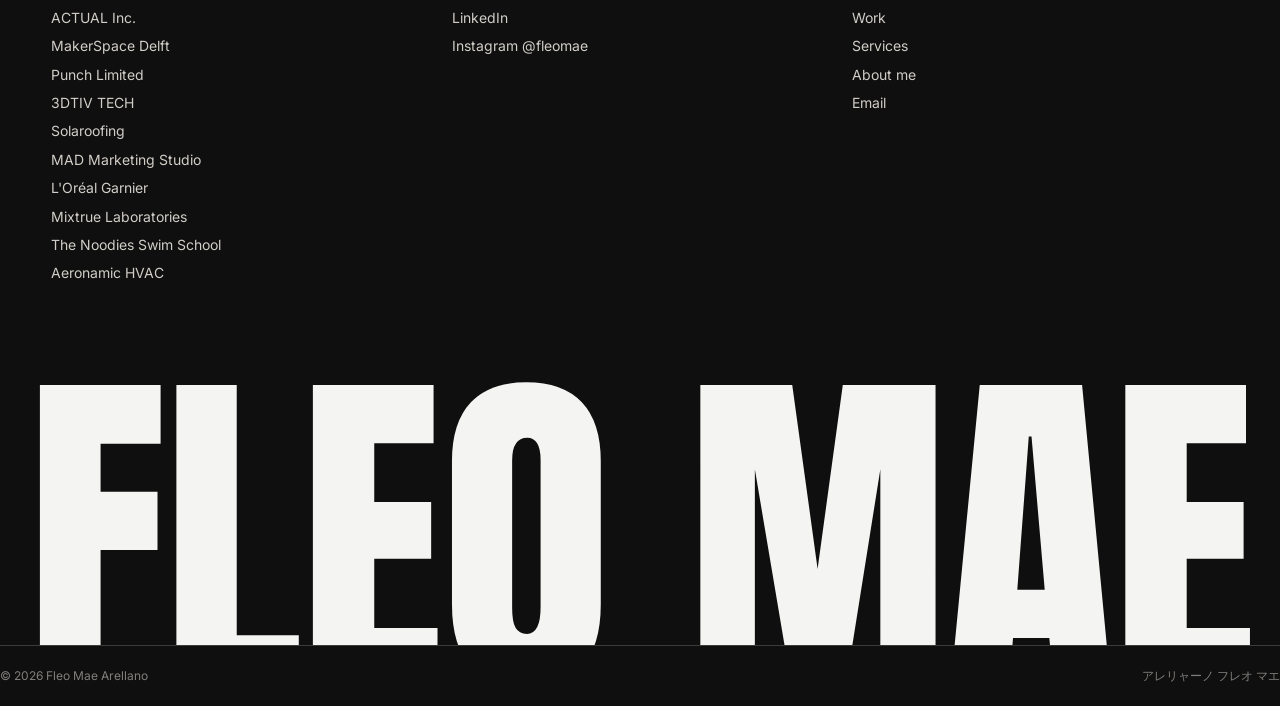
<file: work/solaroofing.html>
<!doctype html>
<html lang="en">
<head>
<meta charset="utf-8">
<meta name="viewport" content="width=device-width, initial-scale=1">
<title>Solaroofing | Fleo Mae</title>
<meta name="description" content="A roofing, waterproofing and solar PV company with more than 30 years in Dubai, serving homes, businesses and government clients. Its website didn&#x27;t explain the solar side clearly, and homeowners had no simple way to see what solar could save them.">
<meta property="og:title" content="Solaroofing | Fleo Mae">
<meta property="og:description" content="A roofing, waterproofing and solar PV company with more than 30 years in Dubai, serving homes, businesses and government clients. Its website didn&#x27;t explain the solar side clearly, and homeowners had no simple way to see what solar could save them.">
<meta property="og:type" content="website">
<meta property="og:image" content="../assets/img/solaroofing-64-1.jpg">
<meta name="theme-color" content="#f4f4f2">
<link rel="icon" href="../assets/img/favicon.svg" type="image/svg+xml">
<link rel="preconnect" href="https://fonts.googleapis.com">
<link rel="preconnect" href="https://fonts.gstatic.com" crossorigin>
<link href="https://fonts.googleapis.com/css2?family=Anton&family=Instrument+Serif:ital@0;1&family=Inter:wght@400;500;600&display=swap" rel="stylesheet">
<link rel="stylesheet" href="../assets/css/style.css">
</head>
<body>
<a class="skip" href="#main">Skip to content</a>
<header class="nav">
  <div class="wrap nav__inner">
    <a class="nav__brand" href="../">Fleo<span>Mae</span></a>
    <button class="nav__toggle" aria-label="Menu" aria-expanded="false"><span></span><span></span></button>
    <nav class="nav__links" aria-label="Primary">
      <a href="../index.html#work">Work</a>
      <a href="../index.html#services">Services</a>
      <a href="../about.html">About</a>
      <a class="btn" href="mailto:fleomae@gmail.com">Get in touch <svg viewBox="0 0 16 16" fill="none" aria-hidden="true"><path d="M4 12 12 4m0 0H5m7 0v7" stroke="currentColor" stroke-width="1.5"/></svg></a>
    </nav>
  </div>
</header>

<main id="main">
  <section class="cs-hero">
    <div class="wrap">
      <div class="cs-hero__top">
        <a class="cs-hero__back" href="../index.html#work"><span style="transform:scaleX(-1);display:inline-flex"><svg viewBox="0 0 16 16" fill="none" aria-hidden="true"><path d="M2 8h12m0 0L9 3m5 5-5 5" stroke="currentColor" stroke-width="1.5"/></svg></span> All work</a>
        <span class="label">05 / 10</span>
      </div>
      <p class="cs-hero__exp reveal-line"><span>Case study 05</span></p>
      <h1 class="cs-hero__title reveal-line"><span>Solaroofing</span></h1>
      <div class="cs-meta reveal">
        <div><span class="label">Role</span>Marketing Head · Punch Limited</div>
        <div><span class="label">When</span>Dec 2023 – Mar 2026</div>
        <div><span class="label">Channels</span>Website, solar calculator, Instagram, LinkedIn</div>
        <div><span class="label">Where</span>Dubai, UAE</div>
      </div>
    </div>
    <div class="wrap">
      <div class="cs-cover cs-cover--grid reveal" style="--n:3"><img src="../assets/img/solaroofing-64-1.jpg" alt="Solaroofing"><img src="../assets/img/solaroofing-35-1.jpg" alt="Solaroofing"><img src="../assets/img/solaroofing-65-1.jpg" alt="Solaroofing"></div>
    </div>
  </section>

  <section class="wrap">
    <div class="cs-block">
      <h2 class="reveal"><span class="serif">(01)</span>The challenge</h2>
      <div class="cs-block__body reveal"><p class="lead">A roofing, waterproofing and solar PV company with more than 30 years in Dubai, serving homes, businesses and government clients. Its website didn&#x27;t explain the solar side clearly, and homeowners had no simple way to see what solar could save them.</p></div>
    </div>
    
    
    <div class="cs-block">
      <h2 class="reveal"><span class="serif">(02)</span>What I did</h2>
      <div class="cs-block__body reveal"><ul><li>Designed the new Solaroofing website, with a clear structure for its three services: roof repairs, waterproofing and solar PV systems.</li><li>Helped finish the website&#x27;s solar energy calculator, working with our intern, an engineer colleague and my director, so visitors can estimate what solar could do for their building.</li><li>Wrote the website and social content, turning technical roofing and solar details into plain language for homeowners and facility managers.</li><li>Ran Solaroofing&#x27;s social media as part of the wider Punch Limited strategy.</li></ul></div>
    </div><div class="cs-block">
      <h2 class="reveal"><span class="serif">(03)</span>What happened</h2>
      <div class="cs-block__body"><p class="reveal">Solaroofing got a website that explains all three services clearly, plus a working solar calculator visitors can try before they get in touch. The Solaroofing team also hit its goal of reducing project downtime during my time at Punch.</p></div>
    </div>
    <div class="cs-block">
      <h2 class="reveal"><span class="serif">(Visit)</span>See it live</h2>
      <div class="cs-block__body reveal"><p>The website I designed, and the solar calculator we built as a team.</p><ul class="links"><li><a href="https://solaroofing.ae/" target="_blank" rel="noopener">Solaroofing · solaroofing.ae <svg viewBox="0 0 16 16" fill="none" aria-hidden="true"><path d="M4 12 12 4m0 0H5m7 0v7" stroke="currentColor" stroke-width="1.5"/></svg></a></li><li><a href="https://solaroofing.ae/solar-calculator" target="_blank" rel="noopener">Solar energy calculator <svg viewBox="0 0 16 16" fill="none" aria-hidden="true"><path d="M4 12 12 4m0 0H5m7 0v7" stroke="currentColor" stroke-width="1.5"/></svg></a></li></ul></div>
    </div>
  </section>

  <div class="wrap"><div class="wall-head reveal"><h2><span class="serif">(Work)</span>The work itself</h2><span class="label">4 pieces</span></div></div>
  <div class="wrap"><div class="wall"><figure class="reveal"><img src="../assets/img/solaroofing-64-1.jpg" alt="Solaroofing" loading="lazy"></figure><figure class="reveal"><img src="../assets/img/solaroofing-waterproofing-1.jpg" alt="Solaroofing" loading="lazy"></figure><figure class="reveal"><img src="../assets/img/solaroofing-35-1.jpg" alt="Solaroofing" loading="lazy"></figure><figure class="reveal"><img src="../assets/img/solaroofing-65-1.jpg" alt="Solaroofing" loading="lazy"></figure></div></div>

  <div class="wrap">
    <a class="next" href="mad-marketing.html">
      <span class="label">Next case study</span>
      <span class="next__title">MAD Marketing Studio <svg viewBox="0 0 16 16" fill="none" aria-hidden="true"><path d="M2 8h12m0 0L9 3m5 5-5 5" stroke="currentColor" stroke-width="1.5"/></svg></span>
    </a>
  </div>
</main>
<footer class="footer" id="contact">
  <div class="wrap">
    <div class="footer__cta">
      <h2 class="reveal-line"><span>Have something</span></h2>
      <div class="footer__spacer"></div>
      <h2 class="reveal-line"><span>you're <span class="serif">working on?</span></span></h2>
      <div class="reveal">
        <p>If you need help figuring out the marketing, creating the content, or simply getting the work done, I&#x27;d be happy to hear about it.</p>
        <a class="btn" href="mailto:fleomae@gmail.com">Get in touch <svg viewBox="0 0 16 16" fill="none" aria-hidden="true"><path d="M4 12 12 4m0 0H5m7 0v7" stroke="currentColor" stroke-width="1.5"/></svg></a>
      </div>
    </div>
    <div class="footer__cols">
      <div>
        <span class="label">Case studies</span>
        <a href="../work/actual-inc.html">ACTUAL Inc.</a>
        <a href="../work/makerspace-delft.html">MakerSpace Delft</a>
        <a href="../work/punch-limited.html">Punch Limited</a>
        <a href="../work/3dtiv-tech.html">3DTIV TECH</a>
        <a href="../work/solaroofing.html">Solaroofing</a>
        <a href="../work/mad-marketing.html">MAD Marketing Studio</a>
        <a href="../work/loreal-garnier.html">L&#x27;Oréal Garnier</a>
        <a href="../work/mixtrue-laboratories.html">Mixtrue Laboratories</a>
        <a href="../work/the-noodies-swim-school.html">The Noodies Swim School</a>
        <a href="../work/aeronamic-hvac.html">Aeronamic HVAC</a>
      </div>
      <div>
        <span class="label">Elsewhere</span>
        <a href="https://www.linkedin.com/in/fleomae/" target="_blank" rel="noopener">LinkedIn</a>
        <a href="https://www.instagram.com/fleomae/" target="_blank" rel="noopener">Instagram @fleomae</a>
      </div>
      <div>
        <span class="label">Site</span>
        <a href="../index.html#work">Work</a>
        <a href="../index.html#services">Services</a>
        <a href="../about.html">About me</a>
        <a href="mailto:fleomae@gmail.com">Email</a>
      </div>
    </div>
  </div>
  <div class="footer__giant" aria-hidden="true" data-fit="1">Fleo Mae</div>
  <div class="footer__bar wrap">
    <span>© <span data-year>2026</span> Fleo Mae Arellano</span>
    <span>アレリャーノ フレオ マエ</span>
  </div>
</footer>
<script src="../assets/js/main.js"></script>
</body>
</html>
</file>
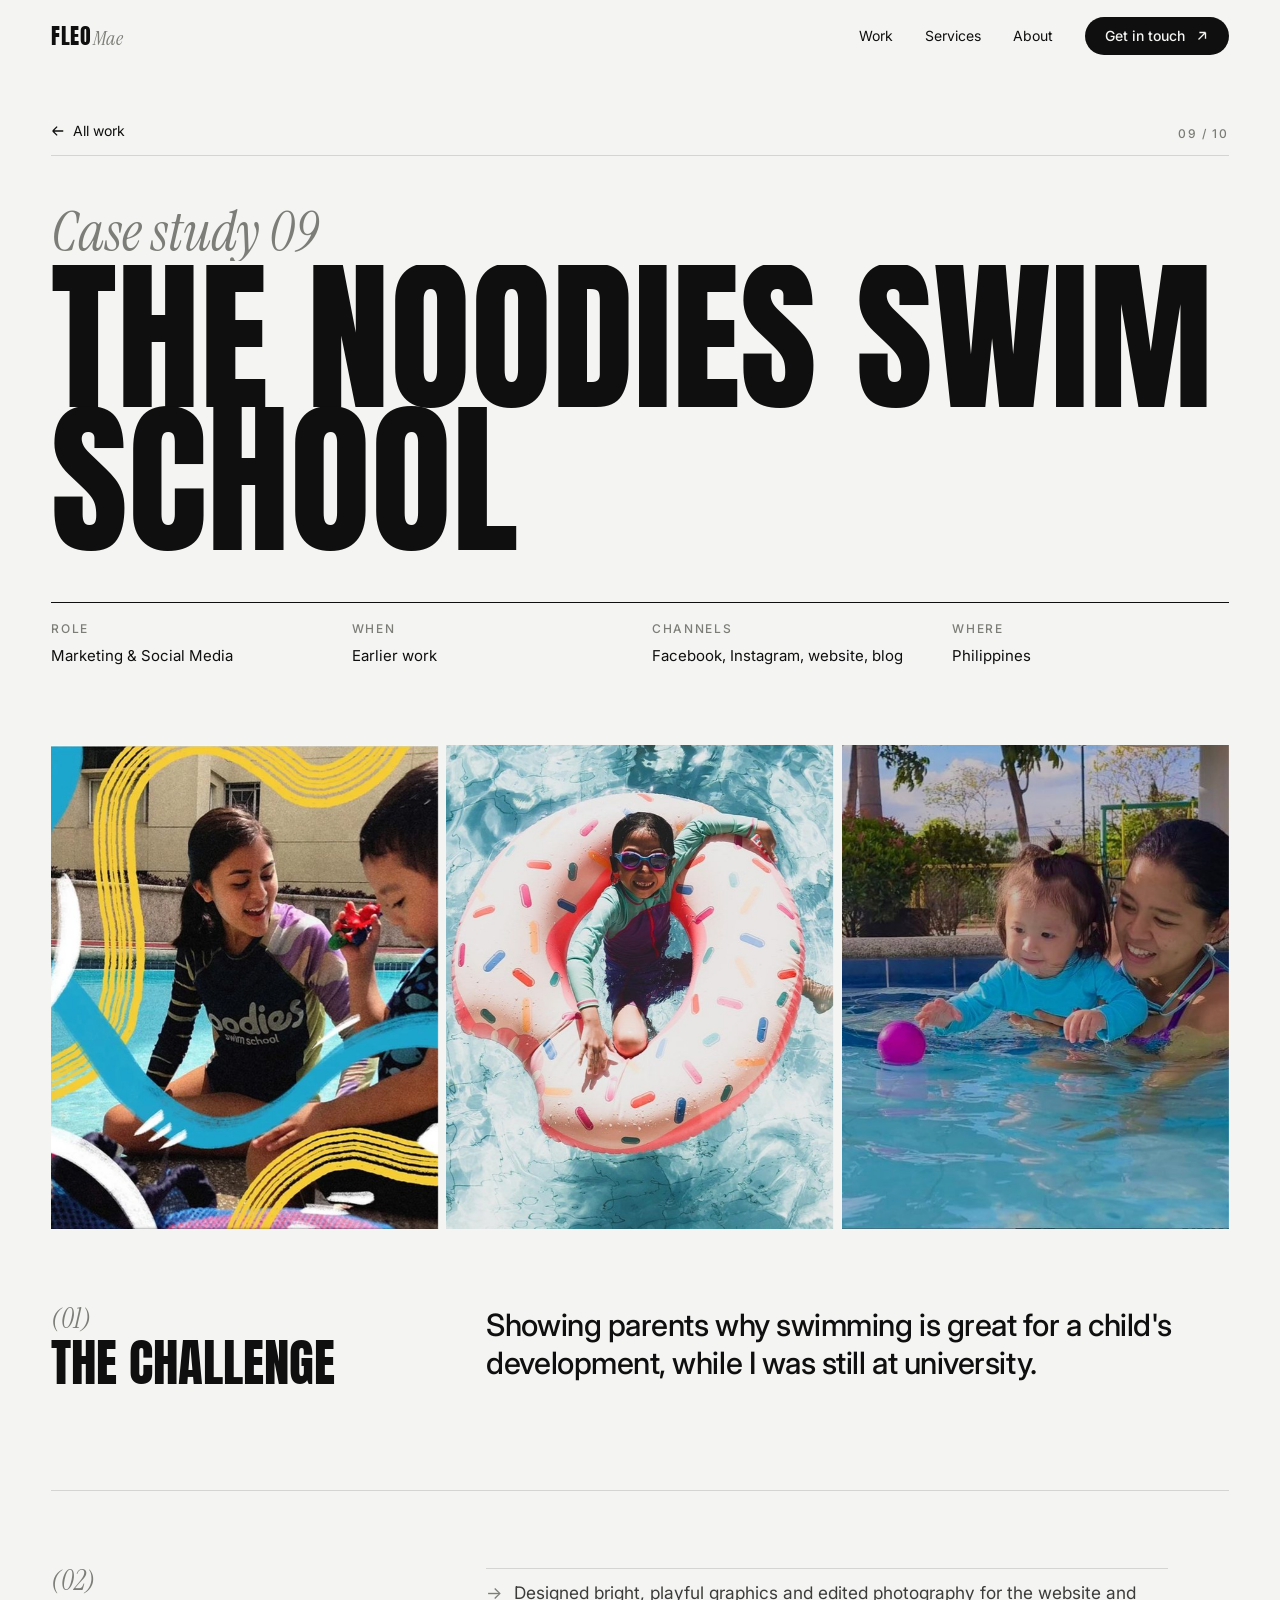
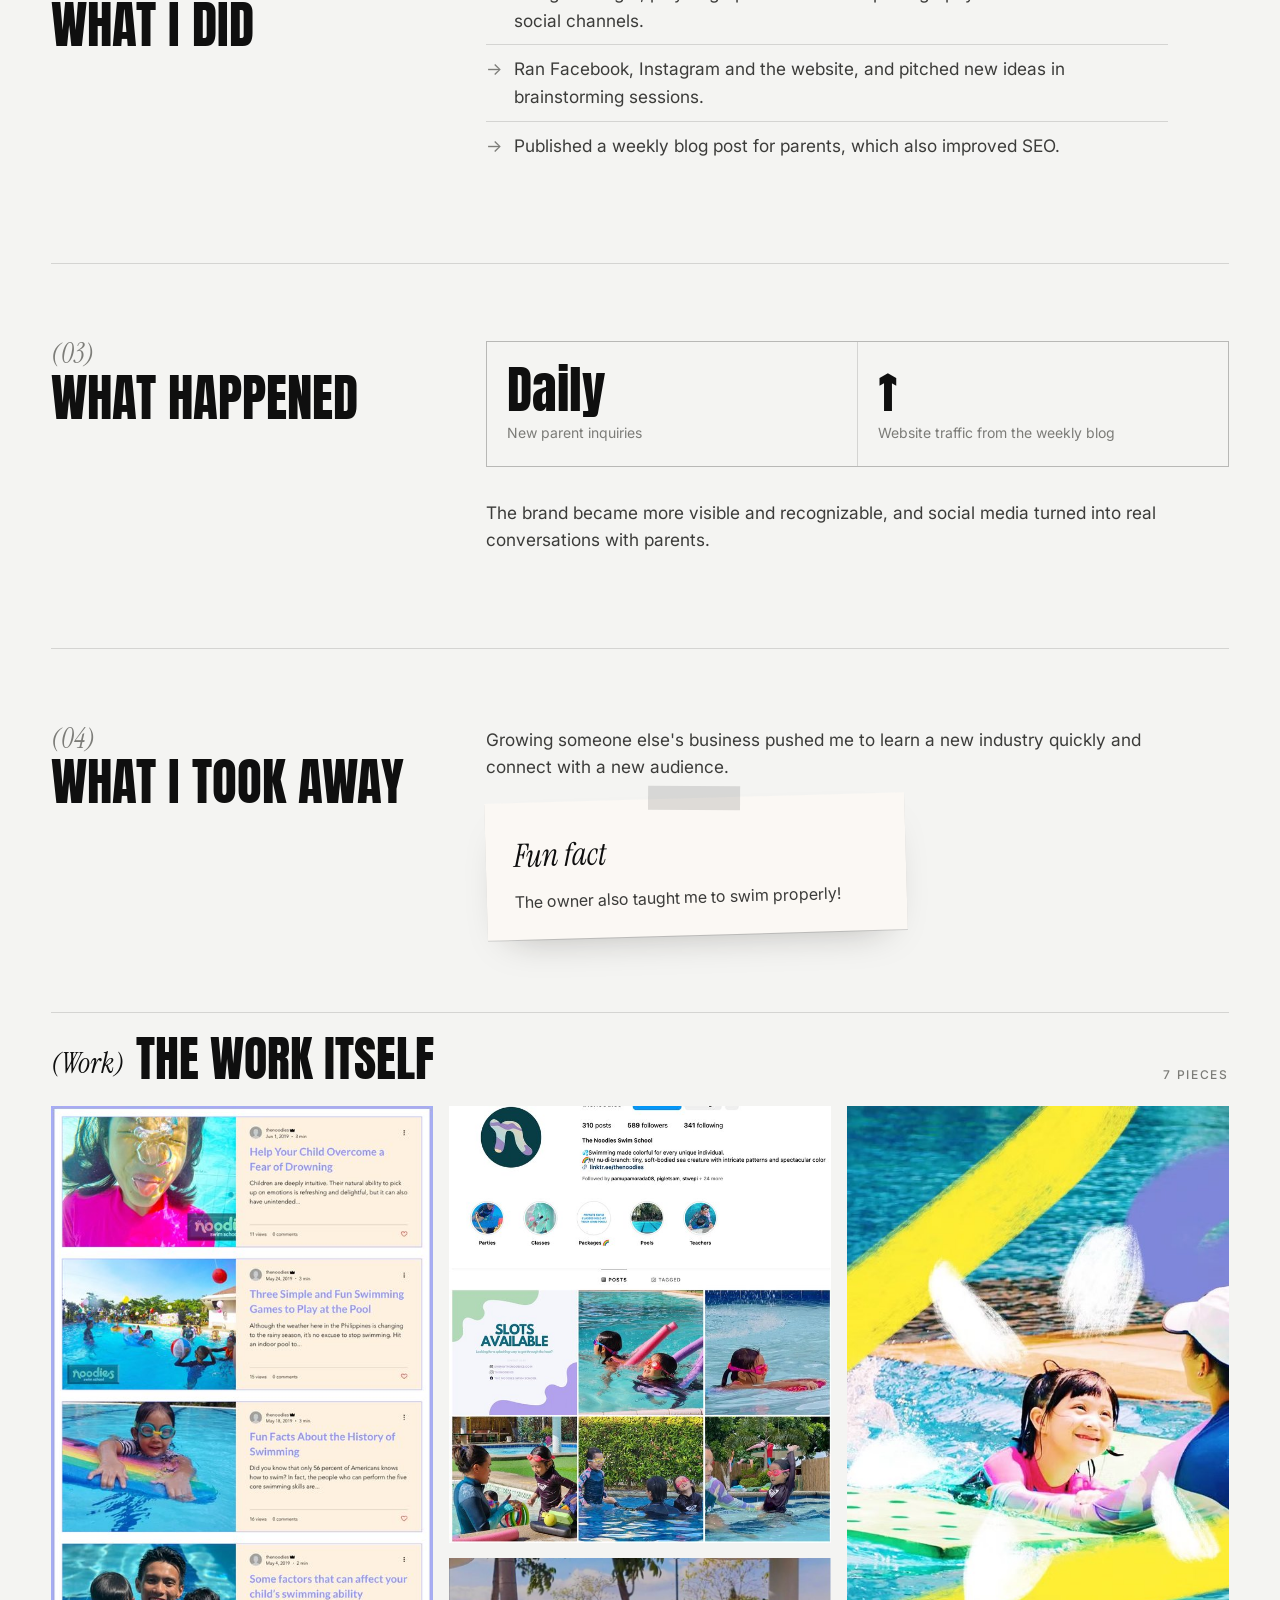
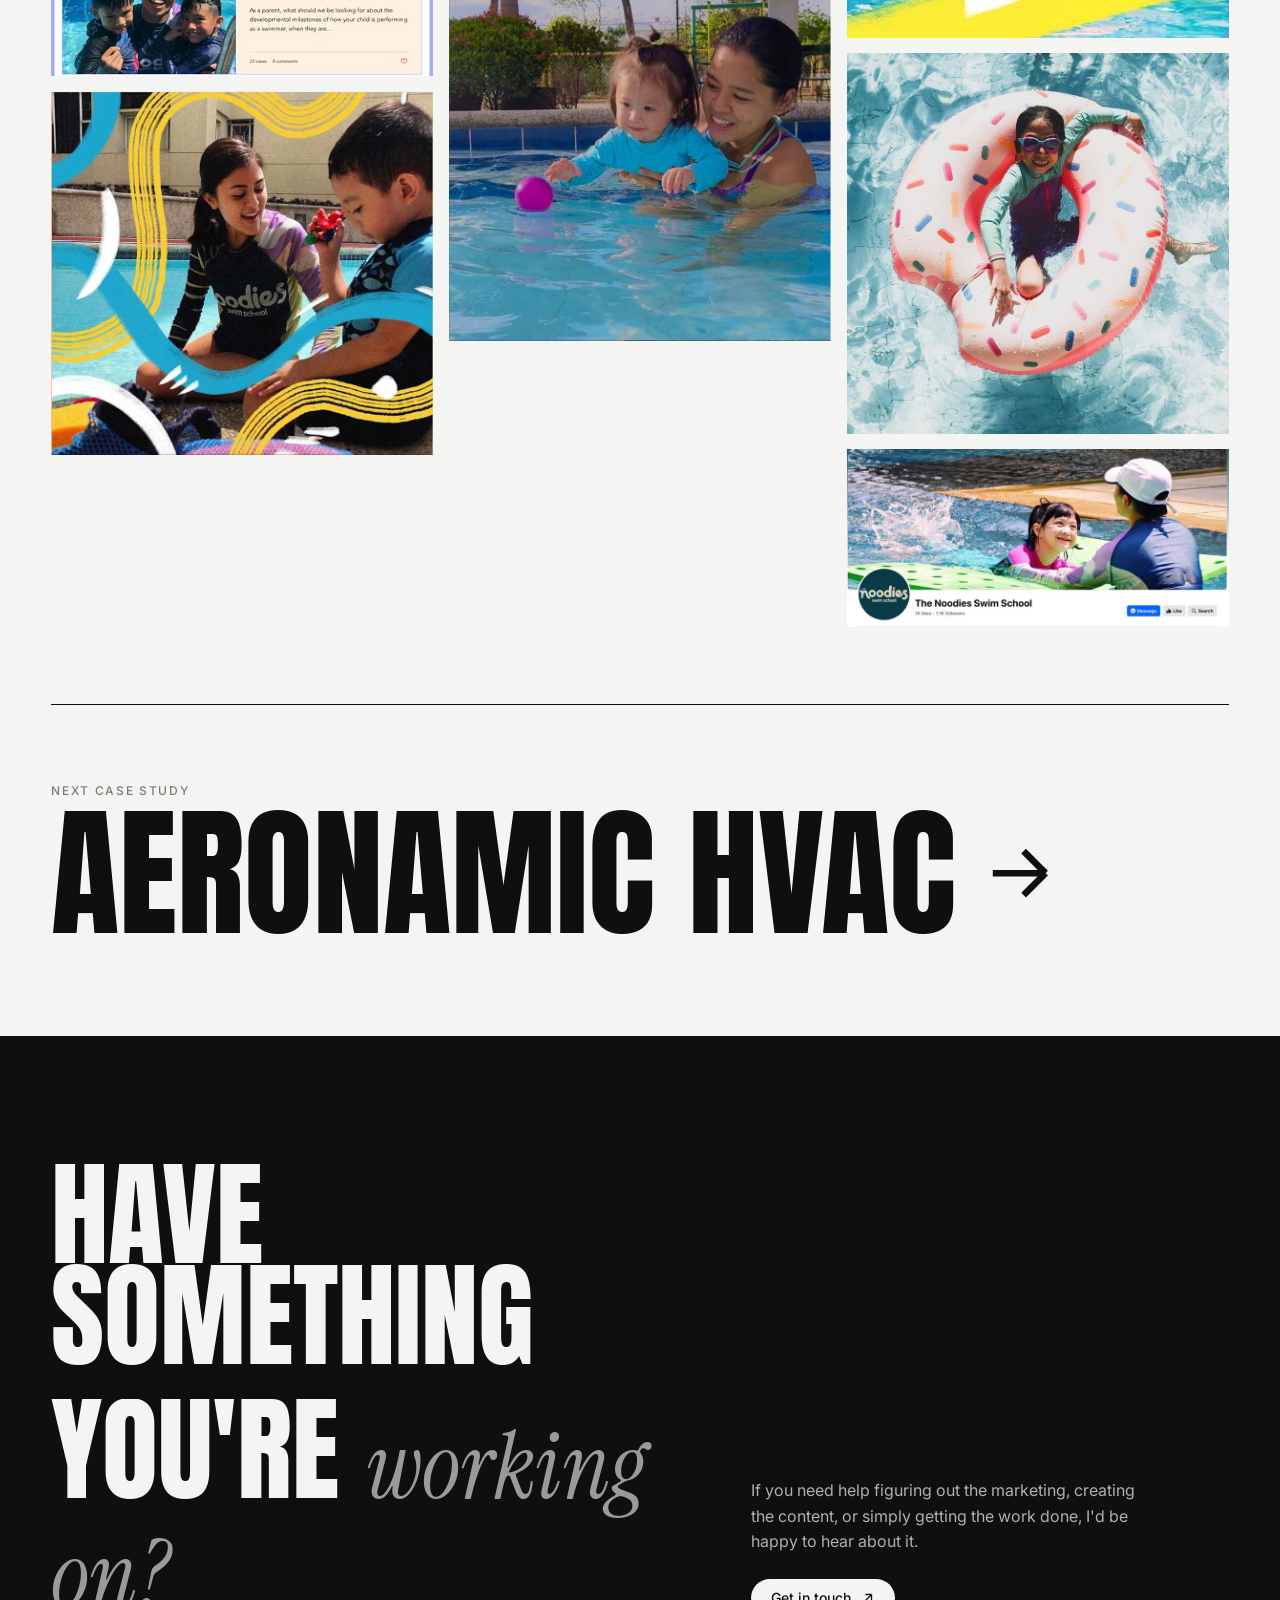
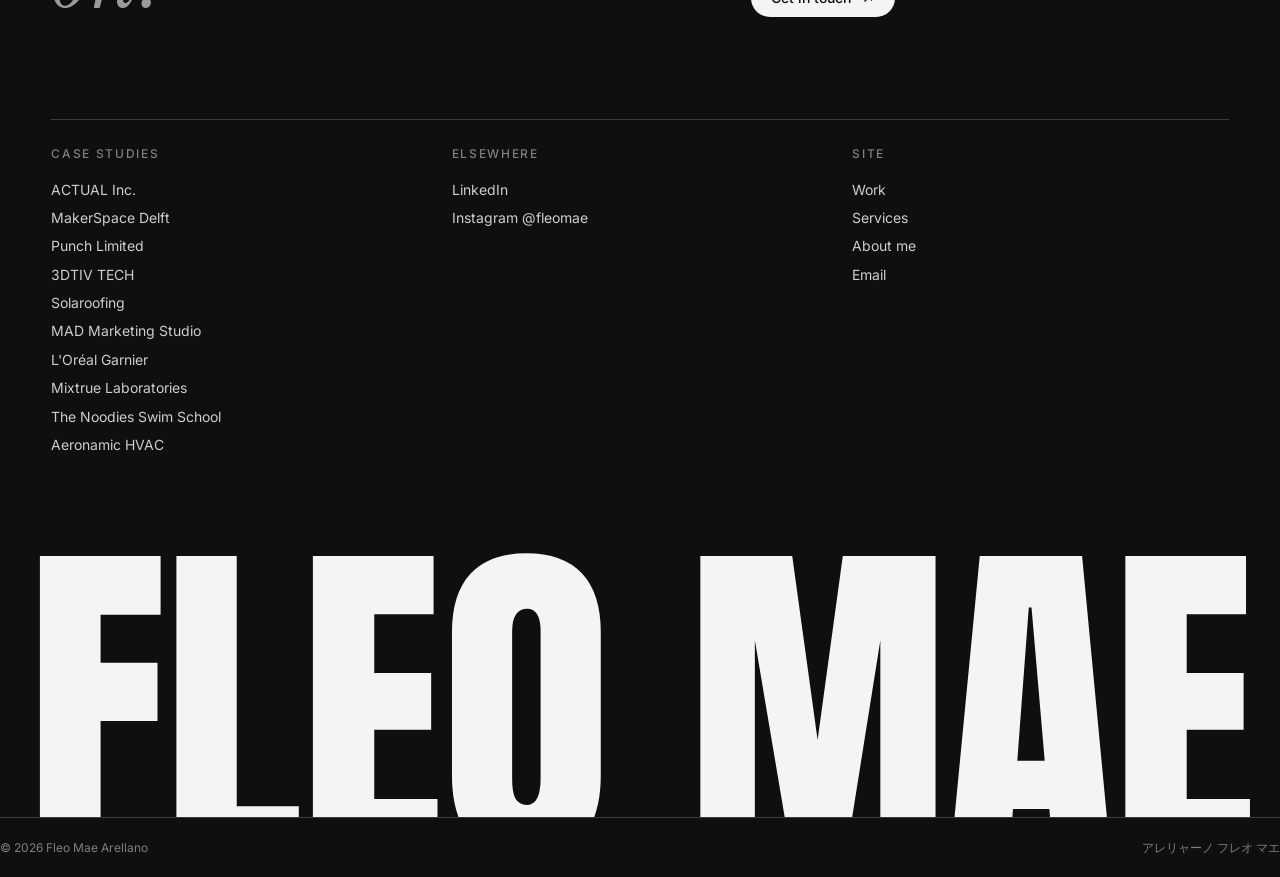
<file: work/the-noodies-swim-school.html>
<!doctype html>
<html lang="en">
<head>
<meta charset="utf-8">
<meta name="viewport" content="width=device-width, initial-scale=1">
<title>The Noodies Swim School | Fleo Mae</title>
<meta name="description" content="Showing parents why swimming is great for a child&#x27;s development, while I was still at university.">
<meta property="og:title" content="The Noodies Swim School | Fleo Mae">
<meta property="og:description" content="Showing parents why swimming is great for a child&#x27;s development, while I was still at university.">
<meta property="og:type" content="website">
<meta property="og:image" content="../assets/img/noodies-swim-school-2.jpg">
<meta name="theme-color" content="#f4f4f2">
<link rel="icon" href="../assets/img/favicon.svg" type="image/svg+xml">
<link rel="preconnect" href="https://fonts.googleapis.com">
<link rel="preconnect" href="https://fonts.gstatic.com" crossorigin>
<link href="https://fonts.googleapis.com/css2?family=Anton&family=Instrument+Serif:ital@0;1&family=Inter:wght@400;500;600&display=swap" rel="stylesheet">
<link rel="stylesheet" href="../assets/css/style.css">
</head>
<body>
<a class="skip" href="#main">Skip to content</a>
<header class="nav">
  <div class="wrap nav__inner">
    <a class="nav__brand" href="../">Fleo<span>Mae</span></a>
    <button class="nav__toggle" aria-label="Menu" aria-expanded="false"><span></span><span></span></button>
    <nav class="nav__links" aria-label="Primary">
      <a href="../index.html#work">Work</a>
      <a href="../index.html#services">Services</a>
      <a href="../about.html">About</a>
      <a class="btn" href="mailto:fleomae@gmail.com">Get in touch <svg viewBox="0 0 16 16" fill="none" aria-hidden="true"><path d="M4 12 12 4m0 0H5m7 0v7" stroke="currentColor" stroke-width="1.5"/></svg></a>
    </nav>
  </div>
</header>

<main id="main">
  <section class="cs-hero">
    <div class="wrap">
      <div class="cs-hero__top">
        <a class="cs-hero__back" href="../index.html#work"><span style="transform:scaleX(-1);display:inline-flex"><svg viewBox="0 0 16 16" fill="none" aria-hidden="true"><path d="M2 8h12m0 0L9 3m5 5-5 5" stroke="currentColor" stroke-width="1.5"/></svg></span> All work</a>
        <span class="label">09 / 10</span>
      </div>
      <p class="cs-hero__exp reveal-line"><span>Case study 09</span></p>
      <h1 class="cs-hero__title reveal-line"><span>The Noodies Swim School</span></h1>
      <div class="cs-meta reveal">
        <div><span class="label">Role</span>Marketing &amp; Social Media</div>
        <div><span class="label">When</span>Earlier work</div>
        <div><span class="label">Channels</span>Facebook, Instagram, website, blog</div>
        <div><span class="label">Where</span>Philippines</div>
      </div>
    </div>
    <div class="wrap">
      <div class="cs-cover cs-cover--grid reveal" style="--n:3"><img src="../assets/img/noodies-swim-school-2.jpg" alt="The Noodies Swim School"><img src="../assets/img/noodies-swim-school-6.jpg" alt="The Noodies Swim School"><img src="../assets/img/noodies-swim-school-4.jpg" alt="The Noodies Swim School"></div>
    </div>
  </section>

  <section class="wrap">
    <div class="cs-block">
      <h2 class="reveal"><span class="serif">(01)</span>The challenge</h2>
      <div class="cs-block__body reveal"><p class="lead">Showing parents why swimming is great for a child&#x27;s development, while I was still at university.</p></div>
    </div>
    
    
    <div class="cs-block">
      <h2 class="reveal"><span class="serif">(02)</span>What I did</h2>
      <div class="cs-block__body reveal"><ul><li>Designed bright, playful graphics and edited photography for the website and social channels.</li><li>Ran Facebook, Instagram and the website, and pitched new ideas in brainstorming sessions.</li><li>Published a weekly blog post for parents, which also improved SEO.</li></ul></div>
    </div><div class="cs-block">
      <h2 class="reveal"><span class="serif">(03)</span>What happened</h2>
      <div class="cs-block__body"><div class="metrics"><div class="metric reveal"><div class="metric__num">Daily</div><div class="metric__txt">New parent inquiries</div></div><div class="metric reveal"><div class="metric__num">↑</div><div class="metric__txt">Website traffic from the weekly blog</div></div></div><p class="reveal">The brand became more visible and recognizable, and social media turned into real conversations with parents.</p></div>
    </div><div class="cs-block">
      <h2 class="reveal"><span class="serif">(04)</span>What I took away</h2>
      <div class="cs-block__body reveal"><p>Growing someone else&#x27;s business pushed me to learn a new industry quickly and connect with a new audience.</p><aside class="funfact"><h3>Fun fact</h3><p>The owner also taught me to swim properly!</p></aside></div>
    </div>
    
  </section>

  <div class="wrap"><div class="wall-head reveal"><h2><span class="serif">(Work)</span>The work itself</h2><span class="label">7 pieces</span></div></div>
  <div class="wrap"><div class="wall"><figure class="reveal"><img src="../assets/img/noodies-swim-school-1.jpg" alt="The Noodies Swim School" loading="lazy"></figure><figure class="reveal"><img src="../assets/img/noodies-swim-school-2.jpg" alt="The Noodies Swim School" loading="lazy"></figure><figure class="reveal"><img src="../assets/img/noodies-swim-school-3.jpg" alt="The Noodies Swim School" loading="lazy"></figure><figure class="reveal"><img src="../assets/img/noodies-swim-school-4.jpg" alt="The Noodies Swim School" loading="lazy"></figure><figure class="reveal"><img src="../assets/img/noodies-swim-school-5.jpg" alt="The Noodies Swim School" loading="lazy"></figure><figure class="reveal"><img src="../assets/img/noodies-swim-school-6.jpg" alt="The Noodies Swim School" loading="lazy"></figure><figure class="reveal"><img src="../assets/img/unnamed-image-png-1.jpg" alt="The Noodies Swim School" loading="lazy"></figure></div></div>

  <div class="wrap">
    <a class="next" href="aeronamic-hvac.html">
      <span class="label">Next case study</span>
      <span class="next__title">Aeronamic HVAC <svg viewBox="0 0 16 16" fill="none" aria-hidden="true"><path d="M2 8h12m0 0L9 3m5 5-5 5" stroke="currentColor" stroke-width="1.5"/></svg></span>
    </a>
  </div>
</main>
<footer class="footer" id="contact">
  <div class="wrap">
    <div class="footer__cta">
      <h2 class="reveal-line"><span>Have something</span></h2>
      <div class="footer__spacer"></div>
      <h2 class="reveal-line"><span>you're <span class="serif">working on?</span></span></h2>
      <div class="reveal">
        <p>If you need help figuring out the marketing, creating the content, or simply getting the work done, I&#x27;d be happy to hear about it.</p>
        <a class="btn" href="mailto:fleomae@gmail.com">Get in touch <svg viewBox="0 0 16 16" fill="none" aria-hidden="true"><path d="M4 12 12 4m0 0H5m7 0v7" stroke="currentColor" stroke-width="1.5"/></svg></a>
      </div>
    </div>
    <div class="footer__cols">
      <div>
        <span class="label">Case studies</span>
        <a href="../work/actual-inc.html">ACTUAL Inc.</a>
        <a href="../work/makerspace-delft.html">MakerSpace Delft</a>
        <a href="../work/punch-limited.html">Punch Limited</a>
        <a href="../work/3dtiv-tech.html">3DTIV TECH</a>
        <a href="../work/solaroofing.html">Solaroofing</a>
        <a href="../work/mad-marketing.html">MAD Marketing Studio</a>
        <a href="../work/loreal-garnier.html">L&#x27;Oréal Garnier</a>
        <a href="../work/mixtrue-laboratories.html">Mixtrue Laboratories</a>
        <a href="../work/the-noodies-swim-school.html">The Noodies Swim School</a>
        <a href="../work/aeronamic-hvac.html">Aeronamic HVAC</a>
      </div>
      <div>
        <span class="label">Elsewhere</span>
        <a href="https://www.linkedin.com/in/fleomae/" target="_blank" rel="noopener">LinkedIn</a>
        <a href="https://www.instagram.com/fleomae/" target="_blank" rel="noopener">Instagram @fleomae</a>
      </div>
      <div>
        <span class="label">Site</span>
        <a href="../index.html#work">Work</a>
        <a href="../index.html#services">Services</a>
        <a href="../about.html">About me</a>
        <a href="mailto:fleomae@gmail.com">Email</a>
      </div>
    </div>
  </div>
  <div class="footer__giant" aria-hidden="true" data-fit="1">Fleo Mae</div>
  <div class="footer__bar wrap">
    <span>© <span data-year>2026</span> Fleo Mae Arellano</span>
    <span>アレリャーノ フレオ マエ</span>
  </div>
</footer>
<script src="../assets/js/main.js"></script>
</body>
</html>
</file>
<file: assets/css/style.css>
/* ==========================================================
   Fleo Mae — Portfolio
   Editorial, type-led, monochrome with a dusty-rose accent.
   ========================================================== */

:root {
  /* Monochrome, after the Exvia reference: white paper, black ink, warm greys */
  --paper: #f4f4f2;
  --paper-2: #e7e7e4;
  --ink: #0f0f0f;
  --ink-2: #3c3c3a;
  --muted: #7c7c78;
  --rose: #0f0f0f;        /* accent = ink */
  --rose-deep: #0f0f0f;
  --on-dark: #f4f4f2;
  --on-dark-muted: #9a9a96;
  --line: rgba(15, 15, 15, 0.14);

  --f-display: "Anton", "Impact", "Arial Narrow", sans-serif;
  --f-body: "Inter", system-ui, -apple-system, "Segoe UI", sans-serif;
  --f-serif: "Instrument Serif", "Times New Roman", serif;

  --gutter: clamp(16px, 4vw, 56px);
  --max: 1440px;
  --ease: cubic-bezier(0.22, 1, 0.36, 1);
}

*,
*::before,
*::after { box-sizing: border-box; }

html { -webkit-text-size-adjust: 100%; scroll-behavior: smooth; }
@media (prefers-reduced-motion: reduce) { html { scroll-behavior: auto; } }

body {
  margin: 0;
  background: var(--paper);
  color: var(--ink);
  font-family: var(--f-body);
  font-size: 16px;
  line-height: 1.6;
  overflow-x: hidden;
  -webkit-font-smoothing: antialiased;
}

img { display: block; max-width: 100%; height: auto; }
a { color: inherit; text-decoration: none; }
::selection { background: var(--ink); color: var(--paper); }

.wrap { width: 100%; max-width: var(--max); margin: 0 auto; padding: 0 var(--gutter); }

.label {
  font-size: 12px;
  letter-spacing: 0.14em;
  text-transform: uppercase;
  font-weight: 500;
  color: var(--muted);
}
.serif { font-family: var(--f-serif); font-style: italic; font-weight: 400; letter-spacing: 0; text-transform: none; }
.rose { color: var(--rose); }

/* ---------- Nav ---------- */
.nav {
  position: fixed; inset: 0 0 auto 0; z-index: 50;
  transition: background 0.4s var(--ease), border-color 0.4s var(--ease), transform 0.5s var(--ease);
  border-bottom: 1px solid transparent;
}
.nav.is-scrolled { background: rgba(243, 238, 232, 0.86); backdrop-filter: blur(12px); -webkit-backdrop-filter: blur(12px); border-color: var(--line); }
.nav.is-hidden { transform: translateY(-100%); }
.nav__inner { display: flex; align-items: center; justify-content: space-between; height: 72px; }
.nav__brand { font-family: var(--f-display); font-size: 22px; letter-spacing: 0.02em; text-transform: uppercase; }
.nav__brand span { font-family: var(--f-serif); font-style: italic; text-transform: none; color: var(--muted); font-size: 20px; margin-left: 2px; }
.nav__links { display: flex; gap: 32px; align-items: center; font-size: 14px; }
.nav__links a:not(.btn) { position: relative; }
.nav__links a:not(.btn)::after {
  content: ""; position: absolute; left: 0; right: 0; bottom: -3px; height: 1px; background: currentColor;
  transform: scaleX(0); transform-origin: right; transition: transform 0.4s var(--ease);
}
.nav__links a:not(.btn):hover::after { transform: scaleX(1); transform-origin: left; }
.nav__toggle { display: none; background: none; border: 0; padding: 8px; cursor: pointer; color: var(--ink); }
.nav__toggle span { display: block; width: 24px; height: 1.5px; background: currentColor; margin: 6px 0; transition: transform 0.3s var(--ease), opacity 0.3s; }

.btn {
  display: inline-flex; align-items: center; gap: 10px;
  padding: 12px 20px; border-radius: 999px;
  background: var(--ink); color: var(--paper);
  font-size: 14px; font-weight: 500; line-height: 1;
  transition: background 0.3s var(--ease), color 0.3s var(--ease);
}
.btn:hover { background: var(--ink-2); }
.btn--ghost { background: transparent; color: var(--ink); border: 1px solid var(--ink); }
.btn--ghost:hover { background: var(--ink); color: var(--paper); }
.btn svg { width: 14px; height: 14px; }

@media (max-width: 820px) {
  .nav__toggle { display: block; }
  .nav__links {
    position: fixed; inset: 72px 0 auto 0; flex-direction: column; align-items: flex-start; gap: 0;
    background: var(--paper); border-bottom: 1px solid var(--line);
    padding: 8px var(--gutter) 24px; font-size: 28px; font-family: var(--f-display); text-transform: uppercase;
    transform: translateY(-8px); opacity: 0; pointer-events: none; transition: opacity 0.3s, transform 0.3s var(--ease);
  }
  .nav__links a:not(.btn) { padding: 10px 0; }
  .nav__links .btn { margin-top: 16px; font-family: var(--f-body); text-transform: none; font-size: 15px; }
  .nav.is-open .nav__links { opacity: 1; transform: none; pointer-events: auto; }
  .nav.is-open { background: var(--paper); }
  .nav.is-open .nav__toggle span:nth-child(1) { transform: translateY(3.75px) rotate(45deg); }
  .nav.is-open .nav__toggle span:nth-child(2) { transform: translateY(-3.75px) rotate(-45deg); }
}

/* ---------- Hero ---------- */
.hero { position: relative; padding-top: 104px; min-height: 100svh; display: flex; flex-direction: column; overflow: hidden; }
.hero__meta { display: flex; justify-content: space-between; gap: 24px; flex-wrap: wrap; padding-bottom: 12px; border-bottom: 1px solid var(--line); }
.hero__meta .jp { font-size: 13px; color: var(--ink-2); letter-spacing: 0.08em; }
.hero__stage { position: relative; flex: 1; display: flex; flex-direction: column; justify-content: flex-end; }
.hero__hello {
  font-family: var(--f-serif); font-style: italic; font-size: clamp(40px, 7vw, 112px); line-height: 1;
  margin: clamp(16px, 4vh, 40px) 0 0; position: relative; z-index: 3;
}
.hero__name {
  font-family: var(--f-display); text-transform: uppercase; font-weight: 400; color: var(--ink) !important;
  font-size: clamp(88px, 25.5vw, 400px); line-height: 0.82; letter-spacing: -0.01em;
  margin: 0; white-space: nowrap; color: var(--rose); position: relative; z-index: 1;
  text-align: center;
}
.hero__portrait {
  position: absolute; z-index: 2; left: 50%; bottom: 0;
  width: clamp(240px, 34vw, 520px); transform: translateX(-50%);
  pointer-events: none; will-change: transform;
}
.hero__portrait img { width: 100%; filter: grayscale(0.1) contrast(1.02); }
.hero__foot {
  position: relative; z-index: 3; display: grid; grid-template-columns: 1fr 1fr; gap: 24px;
  padding: 20px 0 28px; border-top: 1px solid var(--line); background: var(--paper);
}
.hero__foot p { margin: 0; max-width: 36ch; font-size: 15px; color: var(--ink-2); }
.hero__foot .right { justify-self: end; text-align: right; display: flex; align-items: flex-end; gap: 16px; }
.scroll-cue { display: inline-flex; align-items: center; gap: 10px; font-size: 13px; color: var(--muted); }
.scroll-cue i { display: block; width: 1px; height: 36px; background: var(--line); position: relative; overflow: hidden; }
.scroll-cue i::after { content: ""; position: absolute; left: 0; top: -40%; width: 1px; height: 40%; background: var(--ink); animation: cue 2s var(--ease) infinite; }
@keyframes cue { to { top: 100%; } }

@media (max-width: 820px) {
  .hero { min-height: auto; padding-top: 88px; }
  .hero__stage { min-height: 0; justify-content: flex-start; }
  .hero__portrait { position: relative; left: auto; bottom: auto; order: -1; width: 66vw; margin: 24px auto -14vw; transform: none !important; }
  .hero__hello { margin-top: 0; }
  .hero__name { z-index: 3; }
  .hero__foot { grid-template-columns: 1fr; }
  .hero__foot .right { justify-self: start; text-align: left; }
}

/* ---------- Marquee ---------- */
.marquee { border-block: 1px solid var(--ink); overflow: hidden; background: var(--ink); color: var(--paper); }
.marquee__track { display: flex; width: max-content; animation: marquee 38s linear infinite; }
.marquee__group { display: flex; align-items: center; gap: 40px; padding: 18px 20px; }
.marquee__group span { font-family: var(--f-display); text-transform: uppercase; font-size: clamp(22px, 3vw, 36px); letter-spacing: 0.01em; white-space: nowrap; }
.marquee__group em { font-family: var(--f-serif); font-size: clamp(22px, 3vw, 36px); color: var(--on-dark-muted); }
@keyframes marquee { to { transform: translateX(-50%); } }
@media (prefers-reduced-motion: reduce) { .marquee__track { animation: none; } }

/* ---------- Sections ---------- */
.section { padding: clamp(80px, 12vw, 160px) 0; }
.section--tight { padding: clamp(56px, 8vw, 104px) 0; }
.section__head { display: flex; flex-wrap: wrap; justify-content: space-between; gap: 24px 48px; align-items: flex-end; margin-bottom: clamp(40px, 6vw, 72px); }
.section__head > .section__title { flex: 1 1 auto; }
.section__head > .section__intro { flex: 0 1 40ch; }
.section__title { font-family: var(--f-display); text-transform: uppercase; font-weight: 400; font-size: clamp(56px, 9vw, 148px); line-height: 0.88; margin: 0; }
.section__title .serif { color: var(--muted); font-size: 0.72em; }
.section__intro { margin: 0; max-width: 46ch; color: var(--ink-2); }


/* ---------- About ---------- */
.about { display: grid; grid-template-columns: 1fr 1.6fr; gap: clamp(32px, 6vw, 96px); }
.about__statement { font-size: clamp(28px, 3.6vw, 52px); line-height: 1.12; letter-spacing: -0.02em; font-weight: 500; margin: 0; }
.about__statement .serif { color: var(--muted); font-size: 1.08em; }
.about__body { color: var(--ink-2); columns: 2 280px; column-gap: 40px; margin-top: 40px; }
.about__body p { margin: 0 0 1em; break-inside: avoid; }
.about__photo { position: relative; aspect-ratio: 3 / 4; overflow: hidden; background: var(--paper-2); }
.about__photo img { width: 100%; height: 100%; object-fit: cover; }
.about__photo figcaption { position: absolute; left: 16px; bottom: 16px; color: var(--paper); font-family: var(--f-serif); font-style: italic; font-size: 22px; text-shadow: 0 1px 12px rgba(0,0,0,0.3); }
@media (max-width: 820px) { .about { grid-template-columns: 1fr; } .about__photo { max-width: 420px; } }

.stats { display: grid; grid-template-columns: repeat(4, 1fr); border-top: 1px solid var(--ink); margin-top: clamp(56px, 8vw, 112px); }
.stat { padding: 24px 24px 0 0; border-right: 1px solid var(--line); }
.stat + .stat { padding-left: 24px; }
.stat:last-child { border-right: 0; }
.stat__num { font-family: var(--f-display); font-size: clamp(48px, 6vw, 96px); line-height: 1; }
.stat__num sup { font-size: 0.45em; color: var(--muted); vertical-align: top; margin-left: 2px; }
.stat__txt { font-size: 14px; color: var(--muted); margin-top: 8px; max-width: 22ch; }
@media (max-width: 820px) {
  .stats { grid-template-columns: 1fr 1fr; }
  .stat { padding: 20px 12px 20px 0 !important; border-right: 0; border-bottom: 1px solid var(--line); }
  .stat:nth-child(even) { padding-left: 12px !important; border-left: 1px solid var(--line); }
}

/* ---------- Work index ---------- */
.work-list { list-style: none; margin: 0; padding: 0; border-top: 1px solid var(--ink); }
.work-row { border-bottom: 1px solid var(--line); }
.work-row a {
  display: grid; grid-template-columns: 72px 1.4fr 1fr 1fr 40px; gap: 24px; align-items: center;
  padding: clamp(18px, 2.4vw, 30px) 0; position: relative;
  transition: padding 0.5s var(--ease), color 0.3s;
}
.work-row__no { font-family: var(--f-serif); font-style: italic; font-size: 22px; color: var(--muted); }
.work-row__name { font-family: var(--f-display); text-transform: uppercase; font-size: clamp(32px, 4.6vw, 72px); line-height: 0.95; }
.work-row__cat, .work-row__where { font-size: 14px; color: var(--ink-2); }
.work-row__arrow { justify-self: end; width: 36px; height: 36px; border-radius: 50%; border: 1px solid var(--ink); display: grid; place-items: center; transition: background 0.3s, color 0.3s, transform 0.5s var(--ease); }
.work-row__arrow svg { width: 14px; height: 14px; }
.work-row a:hover { padding-left: 16px; }
.work-row a:hover .work-row__arrow { background: var(--ink); color: var(--paper); transform: rotate(-45deg); border-color: var(--ink); }
@media (max-width: 820px) {
  .work-row a { grid-template-columns: 44px 1fr 36px; gap: 12px; }
  .work-row__cat, .work-row__where { display: none; }
  .work-row a .work-row__sub { display: block; }
}
.work-row__sub { display: none; font-size: 13px; color: var(--muted); margin-top: 6px; font-family: var(--f-body); text-transform: none; }

.hover-preview {
  position: fixed; left: 0; top: 0; z-index: 40; width: 300px; aspect-ratio: 4 / 5; pointer-events: none;
  opacity: 0; transform: translate(-50%, -50%) scale(0.85); transition: opacity 0.3s var(--ease), transform 0.4s var(--ease);
  overflow: hidden; background: var(--paper-2);
}
.hover-preview.is-on { opacity: 1; transform: translate(-50%, -50%) scale(1); }
.hover-preview img { width: 100%; height: 100%; object-fit: cover; }
@media (hover: none), (max-width: 820px) { .hover-preview { display: none; } }

/* ---------- Services ---------- */
.services { display: grid; grid-template-columns: repeat(4, 1fr); border-top: 1px solid var(--ink); }
.service { padding: 28px 24px 32px 0; border-right: 1px solid var(--line); }
.service + .service { padding-left: 24px; }
.service:last-child { border-right: 0; }
.service__no { font-family: var(--f-serif); font-style: italic; color: var(--muted); font-size: 22px; }
.service h3 { font-family: var(--f-display); text-transform: uppercase; font-weight: 400; font-size: clamp(26px, 2.4vw, 36px); line-height: 1; margin: 20px 0 14px; }
.service p { margin: 0 0 16px; font-size: 15px; color: var(--ink-2); }
.service ul { list-style: none; margin: 0; padding: 0; font-size: 14px; }
.service li { padding: 8px 0; border-top: 1px solid var(--line); }
@media (max-width: 1000px) {
  .services { grid-template-columns: 1fr 1fr; }
  .service { padding: 28px 16px 32px 0 !important; border-right: 0; border-bottom: 1px solid var(--line); }
  .service:nth-child(even) { padding-left: 16px !important; border-left: 1px solid var(--line); }
}
@media (max-width: 600px) {
  .services { grid-template-columns: 1fr; }
  .service:nth-child(even) { padding-left: 0 !important; border-left: 0; }
}

/* ---------- Dark band (education) ---------- */
.band { background: var(--ink); color: var(--paper); }
.band .label { color: rgba(243, 238, 232, 0.55); }
.band .section__intro { color: rgba(243, 238, 232, 0.72); }
.band .section__title .serif { color: var(--on-dark-muted); }
.edu { display: grid; grid-template-columns: 1fr 1fr; gap: clamp(32px, 5vw, 80px); }
.edu__item { border-top: 1px solid rgba(243, 238, 232, 0.25); padding-top: 24px; }
.edu__item + .edu__item { margin-top: 40px; }
.edu__item h3 { font-family: var(--f-display); font-weight: 400; text-transform: uppercase; font-size: clamp(26px, 2.6vw, 38px); line-height: 1; margin: 10px 0 14px; }
.edu__item p { margin: 0 0 12px; color: rgba(243, 238, 232, 0.75); font-size: 15px; }
.edu__item .thesis { font-family: var(--f-serif); font-style: italic; font-size: 20px; color: var(--paper); line-height: 1.35; }
.certs { list-style: none; margin: 0; padding: 0; }
.certs li { display: grid; grid-template-columns: 1fr auto; gap: 16px; padding: 14px 0; border-top: 1px solid rgba(243, 238, 232, 0.18); font-size: 15px; }
.certs li span:last-child { color: rgba(243, 238, 232, 0.55); font-size: 13px; text-align: right; }
@media (max-width: 820px) { .edu { grid-template-columns: 1fr; } .certs li { grid-template-columns: 1fr; gap: 2px; } .certs li span:last-child { text-align: left; } }

/* ---------- Quote / Now ---------- */
.now { display: grid; grid-template-columns: 1fr 1fr; gap: clamp(32px, 6vw, 96px); align-items: center; }
.now__quote { font-family: var(--f-serif); font-style: italic; font-size: clamp(30px, 3.8vw, 58px); line-height: 1.1; margin: 0; }
.now__quote::before { content: "\201C"; color: var(--muted); }
.now__quote::after { content: "\201D"; color: var(--muted); }
.now__card { background: var(--paper-2); padding: clamp(24px, 3vw, 40px); }
.now__card h3 { font-family: var(--f-display); font-weight: 400; text-transform: uppercase; font-size: 32px; margin: 8px 0 12px; line-height: 1; }
.now__card p { margin: 0 0 20px; color: var(--ink-2); }
@media (max-width: 820px) { .now { grid-template-columns: 1fr; } }

/* ---------- Footer ---------- */
.footer { background: var(--ink); color: var(--paper); padding-top: clamp(80px, 10vw, 140px); overflow: hidden; }
.footer__cta { display: grid; grid-template-columns: 1.4fr 1fr; gap: 32px; align-items: end; }
.footer__cta h2 { font-family: var(--f-display); font-weight: 400; text-transform: uppercase; font-size: clamp(56px, 9vw, 148px); line-height: 0.88; margin: 0; }
.footer__cta h2 .serif { color: var(--on-dark-muted); font-size: 0.8em; }
.footer__cta p { color: rgba(243, 238, 232, 0.72); margin: 0 0 24px; max-width: 40ch; }
.footer .btn { background: var(--paper); color: var(--ink); }
.footer .btn:hover { background: var(--on-dark-muted); color: var(--ink); }
.footer__cols { display: grid; grid-template-columns: repeat(3, 1fr); gap: 24px; margin-top: clamp(64px, 8vw, 112px); padding-top: 24px; border-top: 1px solid rgba(243, 238, 232, 0.2); font-size: 14px; }
.footer__cols .label { color: rgba(243, 238, 232, 0.5); margin-bottom: 12px; display: block; }
.footer__cols a { display: block; padding: 3px 0; color: rgba(243, 238, 232, 0.85); }
.footer__cols a:hover { color: var(--on-dark); text-decoration: underline; }
.footer__giant {
  font-family: var(--f-display); text-transform: uppercase; font-weight: 400;
  font-size: 27.5vw; line-height: 0.8; letter-spacing: -0.01em; white-space: nowrap;
  margin: clamp(40px, 6vw, 80px) 0 0; color: var(--on-dark); text-align: center;
  transform: translateY(12%);
}
.footer__bar { display: flex; justify-content: space-between; gap: 16px; flex-wrap: wrap; font-size: 12px; color: rgba(243, 238, 232, 0.5); padding: 20px 0; border-top: 1px solid rgba(243, 238, 232, 0.2); position: relative; z-index: 1; background: var(--ink); }
@media (max-width: 820px) { .footer__cta, .footer__cols { grid-template-columns: 1fr; } .footer__spacer { display: none; } .footer__cta { gap: 0 32px; } .footer__cta .reveal { margin-top: 28px; } }

/* ---------- Case study ---------- */
.cs-hero { padding-top: 120px; }
.cs-hero__top { display: flex; justify-content: space-between; align-items: baseline; gap: 16px; border-bottom: 1px solid var(--line); padding-bottom: 12px; }
.cs-hero__back { font-size: 14px; display: inline-flex; gap: 8px; align-items: center; }
.cs-hero__back:hover { color: var(--rose-deep); }
.cs-hero__back svg { width: 14px; height: 14px; }
.cs-hero__exp { font-family: var(--f-serif); font-style: italic; font-size: clamp(32px, 4.4vw, 64px); margin: clamp(24px, 4vw, 48px) 0 0; line-height: 1; color: var(--muted); }
.cs-hero__title { font-family: var(--f-display); text-transform: uppercase; font-weight: 400; font-size: clamp(64px, 13vw, 220px); line-height: 0.86; margin: 4px 0 0; overflow-wrap: anywhere; }
.cs-meta { display: grid; grid-template-columns: repeat(4, 1fr); gap: 24px; margin-top: clamp(32px, 4vw, 56px); padding-top: 16px; border-top: 1px solid var(--ink); }
.cs-meta div { font-size: 15px; }
.cs-meta .label { display: block; margin-bottom: 6px; }
@media (max-width: 820px) { .cs-meta { grid-template-columns: 1fr 1fr; } }

.cs-cover { position: relative; margin-top: clamp(40px, 6vw, 80px); overflow: hidden; background: var(--paper-2); aspect-ratio: 16 / 8; }
.cs-cover img { position: absolute; left: 0; top: -14%; width: 100%; height: 128%; object-fit: cover; will-change: transform; }
.cs-cover--contain { display: grid; place-items: center; padding: clamp(24px, 4vw, 64px); }
.cs-cover--contain img { position: static; width: auto; height: 100%; max-height: 100%; object-fit: contain; }
@media (max-width: 820px) { .cs-cover { aspect-ratio: 4 / 3; } }

.cs-block { display: grid; grid-template-columns: 1fr 2fr; gap: clamp(24px, 5vw, 80px); padding: clamp(48px, 6vw, 88px) 0; border-bottom: 1px solid var(--line); }
.cs-block:last-of-type { border-bottom: 0; }
.cs-block h2 { font-family: var(--f-display); text-transform: uppercase; font-weight: 400; font-size: clamp(36px, 4vw, 60px); line-height: 0.95; margin: 0; }
.cs-block h2 .serif { display: block; color: var(--muted); font-size: 0.55em; margin-bottom: 6px; }
.cs-block__body { font-size: clamp(17px, 1.35vw, 20px); line-height: 1.6; color: var(--ink-2); }
.cs-block__body p { margin: 0 0 1em; max-width: 62ch; }
.cs-block__body .lead { font-size: clamp(24px, 2.4vw, 34px); line-height: 1.25; color: var(--ink); letter-spacing: -0.015em; font-weight: 500; }
.cs-block__body ul { margin: 0 0 1em; padding: 0; list-style: none; max-width: 62ch; }
.cs-block__body li { padding: 10px 0 10px 28px; border-top: 1px solid var(--line); position: relative; }
.cs-block__body li::before { content: "→"; position: absolute; left: 0; color: var(--muted); }
@media (max-width: 820px) { .cs-block { grid-template-columns: 1fr; } }

.metrics { display: flex; flex-wrap: wrap; gap: 1px; background: var(--line); border: 1px solid var(--line); margin: 0 0 32px; }
.metric { flex: 1 1 200px; background: var(--paper); padding: 22px 20px; }
.metric--long .metric__num { font-size: clamp(30px, 2.6vw, 42px); white-space: nowrap; }
.metric__num { font-family: var(--f-display); font-size: clamp(40px, 4vw, 64px); line-height: 1; color: var(--ink); }
.metric__txt { font-size: 14px; color: var(--muted); margin-top: 8px; line-height: 1.45; }

.funfact {
  background: #fbf8f4; padding: 28px 28px 24px; max-width: 420px; transform: rotate(-1.6deg);
  box-shadow: 0 1px 0 var(--line), 0 18px 40px -24px rgba(22, 19, 18, 0.35);
  position: relative; margin-top: 8px;
}
.funfact::before { content: ""; position: absolute; top: -12px; left: 50%; width: 92px; height: 24px; transform: translateX(-50%) rotate(2deg); background: rgba(15, 15, 15, 0.12); }
.funfact h3 { font-family: var(--f-serif); font-style: italic; font-weight: 400; font-size: 32px; margin: 0 0 8px; color: var(--ink); }
.funfact p { margin: 0; font-size: 16px; color: var(--ink-2); }

.gallery { display: grid; grid-template-columns: repeat(12, 1fr); gap: clamp(8px, 1.2vw, 16px); padding-bottom: clamp(48px, 6vw, 88px); }
.gallery figure { margin: 0; overflow: hidden; background: var(--paper-2); }
.gallery img { width: 100%; height: 100%; object-fit: cover; transition: transform 1.2s var(--ease); }
.gallery figure:hover img { transform: scale(1.04); }
.gallery .g-6 { grid-column: span 6; aspect-ratio: 4 / 3; }
.gallery .g-4 { grid-column: span 4; aspect-ratio: 1; }
.gallery .g-8 { grid-column: span 8; aspect-ratio: 16 / 10; }
.gallery .g-12 { grid-column: span 12; aspect-ratio: 16 / 8; }
.gallery .contain { display: grid; place-items: center; padding: 24px; }
.gallery .contain img { object-fit: contain; width: auto; height: auto; max-width: 100%; max-height: 100%; }
.gallery .contain { min-height: 0; }
@media (max-width: 700px) { .gallery .g-6, .gallery .g-4, .gallery .g-8 { grid-column: span 12; } }

.next { display: block; border-top: 1px solid var(--ink); padding: clamp(40px, 6vw, 80px) 0 clamp(64px, 8vw, 120px); }
.next .label { display: block; margin-bottom: 12px; }
.next__title { font-family: var(--f-display); text-transform: uppercase; font-size: clamp(48px, 11vw, 190px); line-height: 0.86; display: flex; flex-wrap: wrap; align-items: center; gap: 0.2em; overflow-wrap: anywhere; transition: color 0.3s; }
.next__title svg { width: 0.5em; height: 0.5em; flex: none; transition: transform 0.5s var(--ease); }
.next:hover .next__title { color: var(--muted); }
.next:hover .next__title svg { transform: translateX(12px); }

/* ---------- Reveal ---------- */
.js .reveal { opacity: 0; transform: translateY(28px); transition: opacity 1s var(--ease), transform 1s var(--ease); }
.js .reveal.is-in { opacity: 1; transform: none; }
.js .reveal-line { display: block; overflow: hidden; }
.js .reveal-line > span { display: block; transform: translateY(105%); transition: transform 1.1s var(--ease); }
.js .reveal-line.is-in > span { transform: none; }
@media (prefers-reduced-motion: reduce) {
  .js .reveal, .js .reveal-line > span { opacity: 1; transform: none; transition: none; }
}

.skip { position: absolute; left: -9999px; }
.skip:focus { left: 16px; top: 16px; z-index: 100; background: var(--ink); color: var(--paper); padding: 8px 12px; }
:focus-visible { outline: 2px solid var(--ink); outline-offset: 3px; }

/* ---------- Type cover, product cards, placeholders ---------- */
.cs-cover--type {
  background: var(--ink); color: var(--paper); aspect-ratio: auto;
  display: flex; flex-direction: column; justify-content: center; gap: 0.05em;
  padding: clamp(32px, 6vw, 88px) clamp(20px, 5vw, 72px);
  font-family: var(--f-display); text-transform: uppercase; line-height: 0.9;
  font-size: clamp(44px, 9.5vw, 150px);
}
.cs-cover--type span:nth-child(2) { color: var(--rose); align-self: center; }
.cs-cover--type span:nth-child(3) { align-self: flex-end; font-family: var(--f-serif); font-style: italic; text-transform: none; font-size: 0.92em; }

.products { display: grid; grid-template-columns: repeat(3, 1fr); gap: 1px; background: var(--line); border: 1px solid var(--line); margin-bottom: clamp(48px, 6vw, 88px); }
.product { background: var(--paper); padding: clamp(22px, 2.4vw, 36px); display: flex; flex-direction: column; gap: 12px; transition: background 0.3s var(--ease); }
.product h3 { font-family: var(--f-display); text-transform: uppercase; font-weight: 400; font-size: clamp(34px, 3.4vw, 52px); line-height: 0.95; margin: 0; }
.product p { margin: 0; color: var(--ink-2); font-size: 15px; flex: 1; }
.product__link { display: inline-flex; align-items: center; gap: 8px; font-size: 13px; color: var(--ink); text-decoration: underline; text-underline-offset: 3px; }
.product__link svg { width: 12px; height: 12px; }
.product:hover { background: var(--paper-2); }
@media (max-width: 900px) { .products { grid-template-columns: 1fr; } }

.todo { display: inline-block; border: 1px dashed var(--muted); color: var(--ink-2); background: rgba(15, 15, 15, 0.04); padding: 2px 8px; font-size: 0.92em; }
li.todo { display: list-item; border: 0; background: none; padding-left: 28px; }
li.todo::after { content: "to fill in"; margin-left: 8px; font-size: 11px; letter-spacing: 0.1em; text-transform: uppercase; color: var(--rose); }

/* ---------- v2: hero photo, timeline, off-the-clock, product images ---------- */
.hero { min-height: 0; }
.hero__stage { flex: none; }
.hero__name { margin-top: 4px; }
.hero__photo { position: relative; margin: clamp(16px, 2vw, 28px) 0 0; overflow: hidden; aspect-ratio: 16 / 8; max-width: 100%; background: var(--paper-2); }
.hero__photo img { position: absolute; left: 0; top: -12%; width: 100%; height: 124%; object-fit: cover; object-position: 42% 38%; will-change: transform; }
.hero__photo figcaption {
  position: absolute; left: clamp(16px, 2vw, 28px); bottom: clamp(16px, 2vw, 28px);
  background: var(--paper); color: var(--ink); padding: 12px 16px; font-size: 15px; font-weight: 500;
  display: flex; flex-direction: column; gap: 2px;
}
.hero__foot { border-top: 0; }
@media (max-width: 820px) {
  .hero { padding-top: 88px; }
  .hero__photo { aspect-ratio: 4 / 5; }
  .hero__photo img { object-position: 50% 30%; }
}

.about__photo img { object-position: 50% 20%; }

.timeline { list-style: none; margin: 0; padding: 0; border-top: 1px solid var(--ink); }
.tl { display: grid; grid-template-columns: 200px 1.3fr 1fr 130px; gap: 24px; align-items: baseline; padding: 22px 0; border-bottom: 1px solid var(--line); }
.tl__dates { font-size: 14px; color: var(--muted); font-variant-numeric: tabular-nums; }
.tl__role { font-family: var(--f-display); text-transform: uppercase; font-size: clamp(22px, 2.2vw, 32px); line-height: 1.05; }
.tl__co { font-size: 16px; font-weight: 500; display: flex; flex-direction: column; }
.tl__co small { font-size: 13px; font-weight: 400; color: var(--muted); }
.tl__link { justify-self: end; font-size: 13px; display: inline-flex; gap: 8px; align-items: center; border-bottom: 1px solid var(--ink); padding-bottom: 2px; }
.tl__link svg { width: 12px; height: 12px; transition: transform 0.4s var(--ease); }
.tl__link:hover svg { transform: translateX(4px); }
@media (max-width: 820px) {
  .tl { grid-template-columns: 1fr; gap: 6px; }
  .tl__link { justify-self: start; margin-top: 6px; }
}

.offclock { display: grid; grid-template-columns: 1.4fr 0.8fr 1fr; gap: clamp(12px, 2vw, 24px); align-items: end; }
.offclock figure { margin: 0; overflow: hidden; background: var(--paper-2); }
.offclock__a { aspect-ratio: 3 / 2; }
.offclock__b { aspect-ratio: 2 / 3; }
.offclock img { width: 100%; height: 100%; object-fit: cover; }
.offclock__text p:not(.now__quote) { color: var(--ink-2); font-size: 15px; margin: 16px 0 0; }
.offclock__text .now__quote { font-size: clamp(26px, 2.6vw, 40px); margin-top: 12px; }
@media (max-width: 900px) { .offclock { grid-template-columns: 1fr 1fr; } .offclock__text { grid-column: 1 / -1; } }

.products { grid-template-columns: repeat(auto-fit, minmax(240px, 1fr)); }
.product__img { display: block; aspect-ratio: 16 / 10; overflow: hidden; background: var(--paper-2); margin-bottom: 8px; }
.product__img img { width: 100%; height: 100%; object-fit: cover; transition: transform 1s var(--ease); }
.product:hover .product__img img { transform: scale(1.04); }

.gallery figure { position: relative; }
.gallery figcaption { position: absolute; left: 12px; bottom: 12px; background: var(--paper); font-size: 12px; padding: 6px 10px; }

.band .edu { grid-template-columns: 1fr 1.2fr; }
@media (max-width: 820px) { .band .edu { grid-template-columns: 1fr; } }

.img-missing img { visibility: hidden; }
.img-missing { background: var(--paper-2) repeating-linear-gradient(135deg, transparent 0 14px, rgba(15,15,15,0.04) 14px 15px); }

.tools { margin: 28px 0 0; padding-top: 16px; border-top: 1px solid var(--line); font-size: 14px; color: var(--ink-2); display: flex; gap: 16px; flex-wrap: wrap; align-items: baseline; }

.hero__foot .right { flex-direction: column; align-items: flex-end; }
.style { font-size: 13px; letter-spacing: 0.04em; color: var(--ink-2); border: 1px solid var(--line); padding: 6px 12px; border-radius: 999px; }
@media (max-width: 820px) { .hero__foot .right { align-items: flex-start; } }

/* ---------- v4: work-first visuals ---------- */
.video { position: relative; display: block; width: 100%; height: 100%; overflow: hidden; background: #111; color: #fff; }
.video img { width: 100%; height: 100%; object-fit: cover; transition: transform 1s var(--ease), opacity .4s; }
.video:hover img { transform: scale(1.03); opacity: .85; }
.video__play { position: absolute; left: 50%; top: 50%; width: 76px; height: 76px; margin: -38px 0 0 -38px; border-radius: 50%; background: rgba(255,255,255,.92); color: #111; display: grid; place-items: center; transition: transform .4s var(--ease); }
.video__play svg { width: 30px; height: 30px; margin-left: 4px; }
.video:hover .video__play { transform: scale(1.08); }
.video__cap { position: absolute; left: 16px; bottom: 16px; right: 16px; display: flex; flex-direction: column; gap: 2px; font-size: 14px; text-shadow: 0 1px 10px rgba(0,0,0,.5); }
.video__cap b { font-size: 12px; font-weight: 500; letter-spacing: .08em; text-transform: uppercase; opacity: .85; }
.video iframe { position: absolute; inset: 0; width: 100%; height: 100%; border: 0; }
.video.is-playing .video__play, .video.is-playing .video__cap, .video.is-playing img { display: none; }
.cs-block__body .video { aspect-ratio: 16 / 9; height: auto; }
.hero__photo--video img { position: static; height: 100%; top: 0; }
.hero__photo--video { aspect-ratio: 16 / 8; }
@media (max-width: 820px) { .hero__photo--video { aspect-ratio: 4 / 3; } }
.about__mosaic { margin: 0; display: grid; grid-template-columns: 1fr 1fr; gap: 8px; align-content: start; }
.about__mosaic a { aspect-ratio: 1; overflow: hidden; background: var(--paper-2); display: block; }
.about__mosaic img { width: 100%; height: 100%; object-fit: cover; transition: transform 1s var(--ease); }
.about__mosaic a:hover img { transform: scale(1.05); }
.about__mosaic figcaption { grid-column: 1 / -1; font-size: 12px; color: var(--muted); }
.offclock--text { grid-template-columns: 1fr; max-width: 760px; }

/* ---------- v5: unified experience list, video in About ---------- */
.work-row a { grid-template-columns: 56px 1.5fr 170px 1fr 40px; }
.work-row__role { display: block; font-family: var(--f-body); text-transform: none; font-size: 14px; color: var(--ink-2); margin-top: 8px; letter-spacing: 0; line-height: 1.4; }
.work-row__dates { font-size: 13px; color: var(--muted); font-variant-numeric: tabular-nums; }
.work-row__cat small { display: block; color: var(--muted); font-size: 12px; margin-top: 2px; }
@media (max-width: 820px) {
  .work-row a { grid-template-columns: 36px 1fr 36px; }
  .work-row__dates { display: none; }
}
.about__work { display: flex; flex-direction: column; gap: 8px; }
.about__video { aspect-ratio: 16 / 10; }
.about__work .about__mosaic { grid-template-columns: repeat(4, 1fr); display: grid; gap: 8px; }
.about__cap { margin: 4px 0 0; font-size: 12px; color: var(--muted); }

/* ---------- v6: cover modes ---------- */
.cs-cover--grid { display: grid; grid-template-columns: repeat(var(--n), 1fr); gap: 8px; aspect-ratio: auto; background: none; }
.cs-cover--grid img { position: static; width: 100%; height: auto; aspect-ratio: 4 / 5; object-fit: cover; }
.cs-cover--video { aspect-ratio: 16 / 9; }
.cs-cover--video .video img { position: static; height: 100%; top: 0; }
.cs-cover--contain { background: var(--paper-2); aspect-ratio: 16 / 8; }
.cs-cover--type { aspect-ratio: auto; }
@media (max-width: 700px) { .cs-cover--grid { grid-template-columns: 1fr 1fr; } .cs-cover--grid img:nth-child(3) { display: none; } }

.links { list-style: none; margin: 0; padding: 0; border-top: 1px solid var(--ink); max-width: 40em; }
.links li { border-bottom: 1px solid var(--line); padding: 0 !important; }
.links li::before { content: none !important; }
.links a { display: flex; justify-content: space-between; align-items: center; padding: 16px 0; font-size: 18px; }
.links a svg { width: 14px; height: 14px; transition: transform .4s var(--ease); }
.links a:hover svg { transform: translate(3px,-3px); }

/* ---------- v7: range row ---------- */
.range { display: grid; grid-template-columns: repeat(4, 1fr); gap: 1px; background: var(--line); border: 1px solid var(--line); margin-bottom: 40px; }
.range__item { background: var(--paper); padding: 18px 18px 16px; }
.range__item .label { color: var(--ink); }
.range__item p { margin: 8px 0 0; font-size: 14px; color: var(--ink-2); }
.range__links { font-size: 13px !important; }
.range__links a { border-bottom: 1px solid var(--line); }
.range__links a:hover { border-color: var(--ink); }
@media (max-width: 900px) { .range { grid-template-columns: 1fr 1fr; } }
@media (max-width: 480px) { .range { grid-template-columns: 1fr; } }

.range__item--lead { background: var(--ink); color: var(--paper); }
.range__item--lead .label { color: var(--on-dark-muted) !important; }
.range__item--lead p { color: var(--paper) !important; }

.range { grid-template-columns: repeat(3, 1fr); }
@media (max-width: 900px) { .range { grid-template-columns: 1fr 1fr; } }
@media (max-width: 480px) { .range { grid-template-columns: 1fr; } }

/* ---------- v8: about page ---------- */
.more-about { display: grid; grid-template-columns: 1fr auto; gap: 12px 24px; align-items: end; border-top: 1px solid var(--ink); border-bottom: 1px solid var(--ink); padding: 28px 0; }
.more-about .label { grid-column: 1 / -1; }
.more-about__title { font-family: var(--f-display); text-transform: uppercase; font-size: clamp(30px, 4.4vw, 64px); line-height: 0.95; }
.more-about__title .serif { color: var(--muted); }
.more-about__go { display: inline-flex; gap: 10px; align-items: center; font-size: 15px; }
.more-about__go svg { width: 16px; height: 16px; transition: transform .4s var(--ease); }
.more-about:hover .more-about__go svg { transform: translateX(6px); }
@media (max-width: 700px) { .more-about { grid-template-columns: 1fr; } }
.about-video { aspect-ratio: 16 / 9; margin-top: 18px; max-width: 760px; }
.model-strip { display: grid; grid-template-columns: repeat(3, 1fr); gap: 8px; margin-top: 18px; max-width: 760px; }
.model-strip img { width: 100%; aspect-ratio: 3 / 4; object-fit: cover; }
.vol-group + .vol-group { margin-top: 36px; }
.vol-group h3 { margin: 0 0 8px; }
.vols { list-style: none !important; margin: 0; padding: 0; border-top: 1px solid var(--ink); }
.cs-block__body .vols li::before { content: none; }
.cs-block__body .vols li.vol { display: grid; grid-template-columns: 150px 1fr; gap: 4px 20px; padding: 14px 0; border-top: 0; border-bottom: 1px solid var(--line); font-size: 16px; }
.vol__dates { font-size: 13px; color: var(--muted); font-variant-numeric: tabular-nums; }
.vol__role { font-weight: 500; color: var(--ink); }
.vol__role small { display: block; font-weight: 400; font-size: 14px; color: var(--ink-2); }
.vol__note { grid-column: 2; font-size: 14px; color: var(--ink-2); }
.vol__note:empty { display: none; }
@media (max-width: 600px) { .cs-block__body .vols li.vol { grid-template-columns: 1fr; } .vol__note { grid-column: 1; } }

.cs-cover__cap { position: absolute; left: 14px; bottom: 14px; background: var(--paper); color: var(--ink); font-size: 12px; padding: 6px 10px; z-index: 2; max-width: calc(100% - 28px); }
figure.cs-cover { margin-top: clamp(40px, 6vw, 80px); }

/* v9 · work wall (masonry of real work) */
.wall-head { display: flex; justify-content: space-between; align-items: baseline; gap: 16px; border-top: 1px solid var(--line, rgba(0,0,0,.12)); padding-top: 22px; margin-bottom: 22px; }
.wall-head h2 { margin: 0; font-family: "Anton", sans-serif; text-transform: uppercase; font-weight: 400; font-size: clamp(28px, 4vw, 48px); line-height: 1; }
.wall-head h2 .serif { font-family: "Instrument Serif", serif; text-transform: none; font-style: italic; font-size: .6em; margin-right: .4em; vertical-align: .2em; }
.wall { columns: 3 260px; column-gap: clamp(8px, 1.2vw, 16px); padding-bottom: clamp(48px, 6vw, 88px); }
.wall figure { break-inside: avoid; margin: 0 0 clamp(8px, 1.2vw, 16px); background: var(--paper-2); position: relative; overflow: hidden; }
.wall img { display: block; width: 100%; height: auto; transition: transform 1.2s var(--ease); }
.wall figure:hover img { transform: scale(1.03); }
.wall figcaption { position: absolute; left: 10px; bottom: 10px; background: var(--paper); font-size: 12px; padding: 5px 9px; }
.wall--tight { columns: 4 180px; }
.cs-block__body .wall { padding-bottom: 0; margin-top: 18px; }
@media (max-width: 560px) { .wall { columns: 2; } }

/* v10 · warmer hero intro + approach */
.hero__foot .hero__intro { max-width: 620px; }
.hero__foot .hero__intro p { max-width: none; }
.hero__foot .hero__lede { font-size: clamp(20px, 2vw, 26px); line-height: 1.3; color: var(--ink); margin-bottom: 14px; }
.hero__lede .serif { font-family: var(--f-serif); font-style: italic; }
.hero__ctas { display: flex; flex-wrap: wrap; gap: 10px; margin-top: 22px; }
.approach { list-style: none; margin: 0; padding: 0; display: grid; grid-template-columns: repeat(3, 1fr); border-top: 1px solid var(--ink); }
.approach__step { padding: 28px 24px 8px 0; position: relative; }
.approach__step + .approach__step { padding-left: 24px; border-left: 1px solid var(--line); }
.approach__no { font-family: var(--f-serif); font-style: italic; color: var(--muted); font-size: 18px; }
.approach__step h3 { font-family: var(--f-display); text-transform: uppercase; font-weight: 400; font-size: clamp(26px, 2.6vw, 40px); line-height: 1; margin: 16px 0 12px; }
.approach__step p { margin: 0; color: var(--ink-2); max-width: 32ch; }
.approach__step:not(:last-child) h3::after { content: " →"; font-family: var(--f-body); font-size: .6em; color: var(--muted); vertical-align: .15em; }
@media (max-width: 820px) {
  .approach { grid-template-columns: 1fr; }
  .approach__step, .approach__step + .approach__step { padding: 22px 0; border-left: 0; border-bottom: 1px solid var(--line); }
  .approach__step:not(:last-child) h3::after { content: ""; }
}

/* v11 · Exvia-style hero: cut-out portrait standing in front of the giant name */
.hero--cut { min-height: 100svh; }
.hero--cut .hero__stage { flex: 1; min-height: clamp(560px, 80vh, 980px); justify-content: flex-end; }
.hero--cut .hero__hello { position: absolute; top: clamp(20px, 5vh, 56px); left: var(--gutter); margin: 0; }
.hero--cut .hero__name { position: relative; z-index: 1; margin: 0; }
.hero--cut .hero__portrait {
  position: absolute; z-index: 2; left: 50%; bottom: 0; top: auto;
  height: 94%; width: auto; transform: translateX(-50%);
  opacity: 0; animation: portraitIn 1.4s var(--ease) .15s forwards;
}
.hero--cut .hero__portrait img { height: 100%; width: auto; filter: contrast(1.03); }
@keyframes portraitIn { from { opacity: 0; margin-bottom: -40px; } to { opacity: 1; margin-bottom: 0; } }
.hero__tag {
  position: absolute; z-index: 3; top: 42%; font-size: 13px; letter-spacing: .02em; color: var(--ink-2);
}
.hero__tag--l { left: var(--gutter); font-family: var(--f-serif); font-style: italic; font-size: 20px; }
.hero__tag--r { right: var(--gutter); background: var(--ink); color: var(--paper); padding: 10px 14px; font-weight: 500; }
.hero--cut .hero__foot { border-top: 1px solid var(--line); }
@media (max-width: 820px) {
  .hero--cut { min-height: auto; }
  .hero--cut .hero__stage { min-height: 0; display: flex; flex-direction: column; }
  .hero--cut .hero__hello { position: relative; top: auto; left: auto; order: -2; margin: 8px 0 0; }
  .hero--cut .hero__portrait { position: relative; left: auto; bottom: auto; order: -1; height: 62vh; max-height: 560px; margin: 8px auto -16vw; transform: none !important; }
  .hero--cut .hero__name { z-index: 3; }
  .hero__tag { display: none; }
}
@media (prefers-reduced-motion: reduce) { .hero--cut .hero__portrait { animation: none; opacity: 1; } }

/* v12 · Exvia hero: blurred B&W portrait, sharp focus window, giant name rising from the bottom */
.xhero { position: relative; height: 100svh; min-height: 560px; overflow: hidden; background: #0f0f0f; color: #f4f4f2; }
.xhero__media { position: absolute; inset: 0; }
.xhero__img { position: absolute; max-width: none; left: 0; top: 0; width: 100%; height: 100%; object-fit: cover; object-position: 50% 20%; }
.xhero__img--blur { }
.xhero__img--sharp { filter: grayscale(1) contrast(1.08); }
.xhero__window { position: absolute; inset: 0; clip-path: inset(var(--ct, 3%) var(--cr, 3%) var(--cb, 3%) var(--cl, 3%)); }
.xhero__frame { position: absolute; top: var(--ct, 3%); right: var(--cr, 3%); bottom: var(--cb, 3%); left: var(--cl, 3%); border: 1px solid rgba(244,244,242,.75); pointer-events: none; }
.xhero.is-set .xhero__window { transition: clip-path 1.6s cubic-bezier(.77,0,.18,1); }
.xhero.is-set .xhero__frame { transition: top 1.6s cubic-bezier(.77,0,.18,1), right 1.6s cubic-bezier(.77,0,.18,1), bottom 1.6s cubic-bezier(.77,0,.18,1), left 1.6s cubic-bezier(.77,0,.18,1); }
.xhero__img--blur { opacity: 0; transition: opacity 1.2s ease .3s; }
.xhero.is-focused .xhero__img--blur { opacity: 1; }
.xhero__labels {
  position: absolute; left: 0; right: 0; top: var(--ly, 45%); transform: translateY(-50%); z-index: 3;
  display: flex; justify-content: space-between; padding: 0 var(--gutter);
  font-family: ui-monospace, "SF Mono", Menlo, Consolas, monospace; font-size: 12px; letter-spacing: .12em; text-transform: uppercase;
  opacity: 0; transition: opacity 1s ease .9s;
}
.xhero.is-focused .xhero__labels { opacity: 1; }
.xhero__namebox { position: absolute; left: 0; right: 0; bottom: 0; z-index: 4; padding: 0 var(--gutter); overflow: hidden; }
.xhero__name {
  margin: 0; font-family: var(--f-body); font-weight: 500; letter-spacing: -0.055em; line-height: .78; white-space: nowrap;
  color: #f4f4f2; text-align: center; transform: translateY(0.02em);
}
.xhero__name span { display: inline-block; transform: translateY(105%); transition: transform 1.3s cubic-bezier(.77,0,.18,1) 1.1s; }
.xhero.is-focused .xhero__name span { transform: none; }
/* nav sits in white over the dark hero until scrolled */
.nav.on-dark:not(.is-scrolled):not(.is-open) { color: #f4f4f2; }
.nav.on-dark:not(.is-scrolled):not(.is-open) .nav__brand span { color: rgba(244,244,242,.6); }
.nav.on-dark:not(.is-scrolled):not(.is-open) .nav__toggle { color: #f4f4f2; }
.nav.on-dark:not(.is-scrolled):not(.is-open) .btn { background: #f4f4f2; color: #0f0f0f; }
.nav.nav-intro { opacity: 0; animation: navIn .8s ease 1.4s forwards; }
@keyframes navIn { to { opacity: 1; } }
.hero-intro { padding: clamp(40px, 6vw, 88px) 0 clamp(24px, 3vw, 40px); }
.hero-intro .hero__foot { border-top: 0; padding-top: 0; }
.hero-intro .hero__intro .label { display: block; margin-bottom: 14px; }
.xhero__labels span:nth-child(2), .xhero__labels span:nth-child(3) { position: absolute; top: 50%; transform: translateY(-50%); }
.xhero__labels span:nth-child(2) { right: calc(100% - var(--wl, 40%) + 28px); }
.xhero__labels span:nth-child(3) { left: calc(100% - var(--wr, 40%) + 28px); }
@media (max-width: 1000px) {
  .xhero__labels span:nth-child(2), .xhero__labels span:nth-child(3) { display: none; }
}
@media (max-width: 700px) {
  .xhero__labels { top: calc(var(--wb, 60%) + 22px); transform: none; font-size: 10.5px; }
}
@media (prefers-reduced-motion: reduce) {
  .xhero *, .xhero.is-set .xhero__window, .xhero.is-set .xhero__frame { transition: none !important; }
  .nav.nav-intro { animation: none; opacity: 1; }
}

/* v13 · focus window follows the cursor after the intro */
.xhero.is-follow .xhero__window, .xhero.is-follow .xhero__frame { transition: none !important; }
@media (hover: hover) and (pointer: fine) { .xhero.is-ready { cursor: crosshair; } }
</file>
